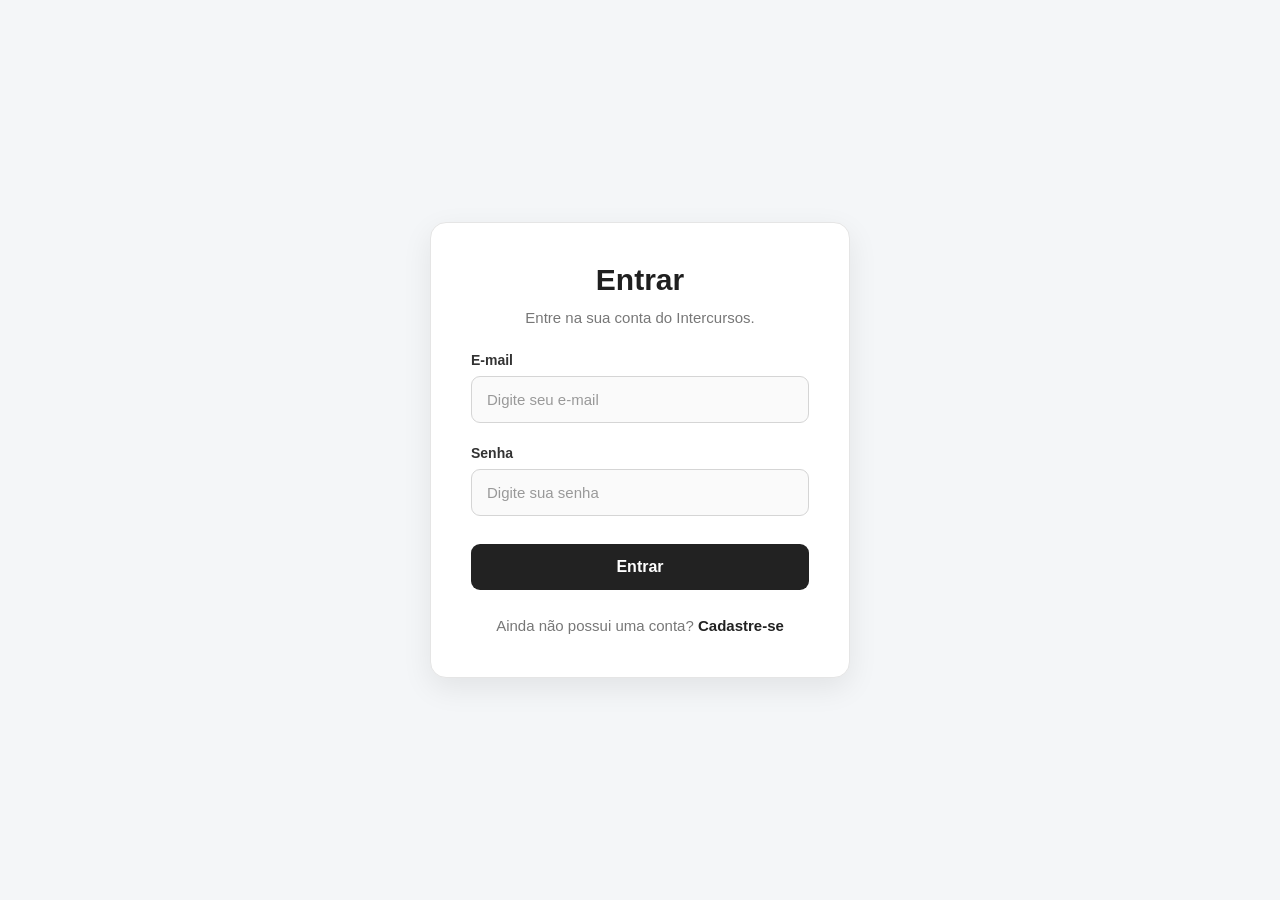
<file: login.html>
<!DOCTYPE html>
<html lang="pt-BR">

<head>

    <meta charset="UTF-8">

    <meta name="viewport" content="width=device-width, initial-scale=1.0">

    <title>Login - Intercursos</title>

    <link rel="stylesheet" href="style.css">

</head>

<body>

    <main class="container">

        <section class="login">

            <h1>Entrar</h1>

            <p>
                Entre na sua conta do Intercursos.
            </p>


            <form id="formLogin">

                <div class="campo">

                    <label for="email">
                        E-mail
                    </label>

                    <input
                        type="email"
                        id="email"
                        name="email"
                        placeholder="Digite seu e-mail"
                        required
                    >

                </div>


                <div class="campo">

                    <label for="senha">
                        Senha
                    </label>

                    <input
                        type="password"
                        id="senha"
                        name="senha"
                        placeholder="Digite sua senha"
                        required
                    >

                </div>


                <button type="submit">
                    Entrar
                </button>

            </form>


            <p id="mensagem"></p>


            <p class="link">

                Ainda não possui uma conta?

                <a href="cadastro.html">
                    Cadastre-se
                </a>

            </p>

        </section>

    </main>


    <script src="login.js"></script>

</body>

</html>
</file>
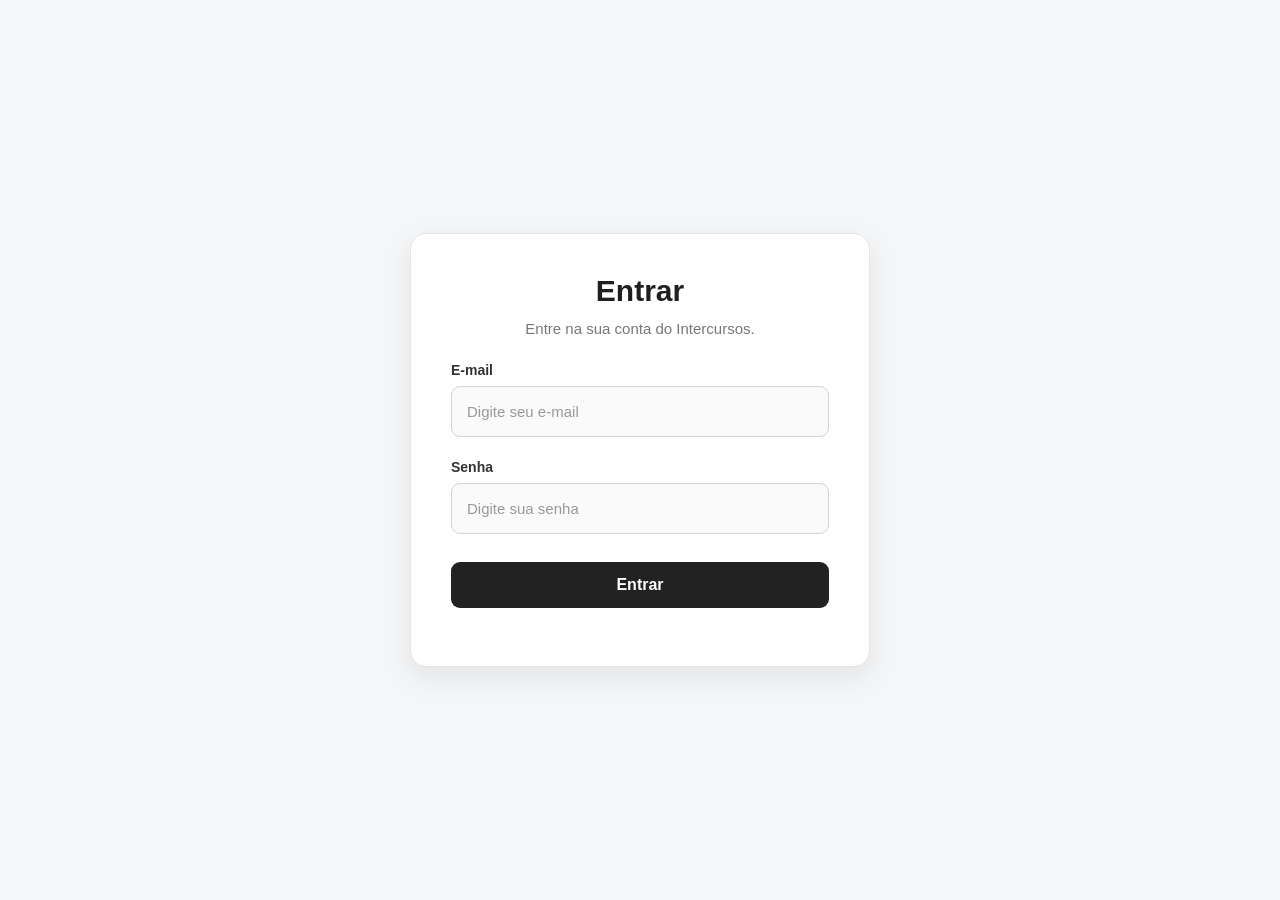
<file: front-end/login.html>
<!DOCTYPE html>
<html lang="pt-BR">

<head>

    <meta charset="UTF-8">

    <meta name="viewport" content="width=device-width, initial-scale=1.0">

    <title>Login - Intercursos</title>

    <link rel="stylesheet" href="style.css">

</head>

<body>

    <main class="container">

        <section class="login">

            <h1>Entrar</h1>

            <p>
                Entre na sua conta do Intercursos.
            </p>


            <form id="formLogin">

                <div class="campo">

                    <label for="email">
                        E-mail
                    </label>

                    <input
                        type="email"
                        id="email"
                        name="email"
                        placeholder="Digite seu e-mail"
                        required
                    >

                </div>


                <div class="campo">

                    <label for="senha">
                        Senha
                    </label>

                    <input
                        type="password"
                        id="senha"
                        name="senha"
                        placeholder="Digite sua senha"
                        required
                    >

                </div>


                <button type="submit">
                    Entrar
                </button>

            </form>


            <p id="mensagem"></p>

        </section>

    </main>


    <script src="login.js"></script>
</body>

</html>
</file>
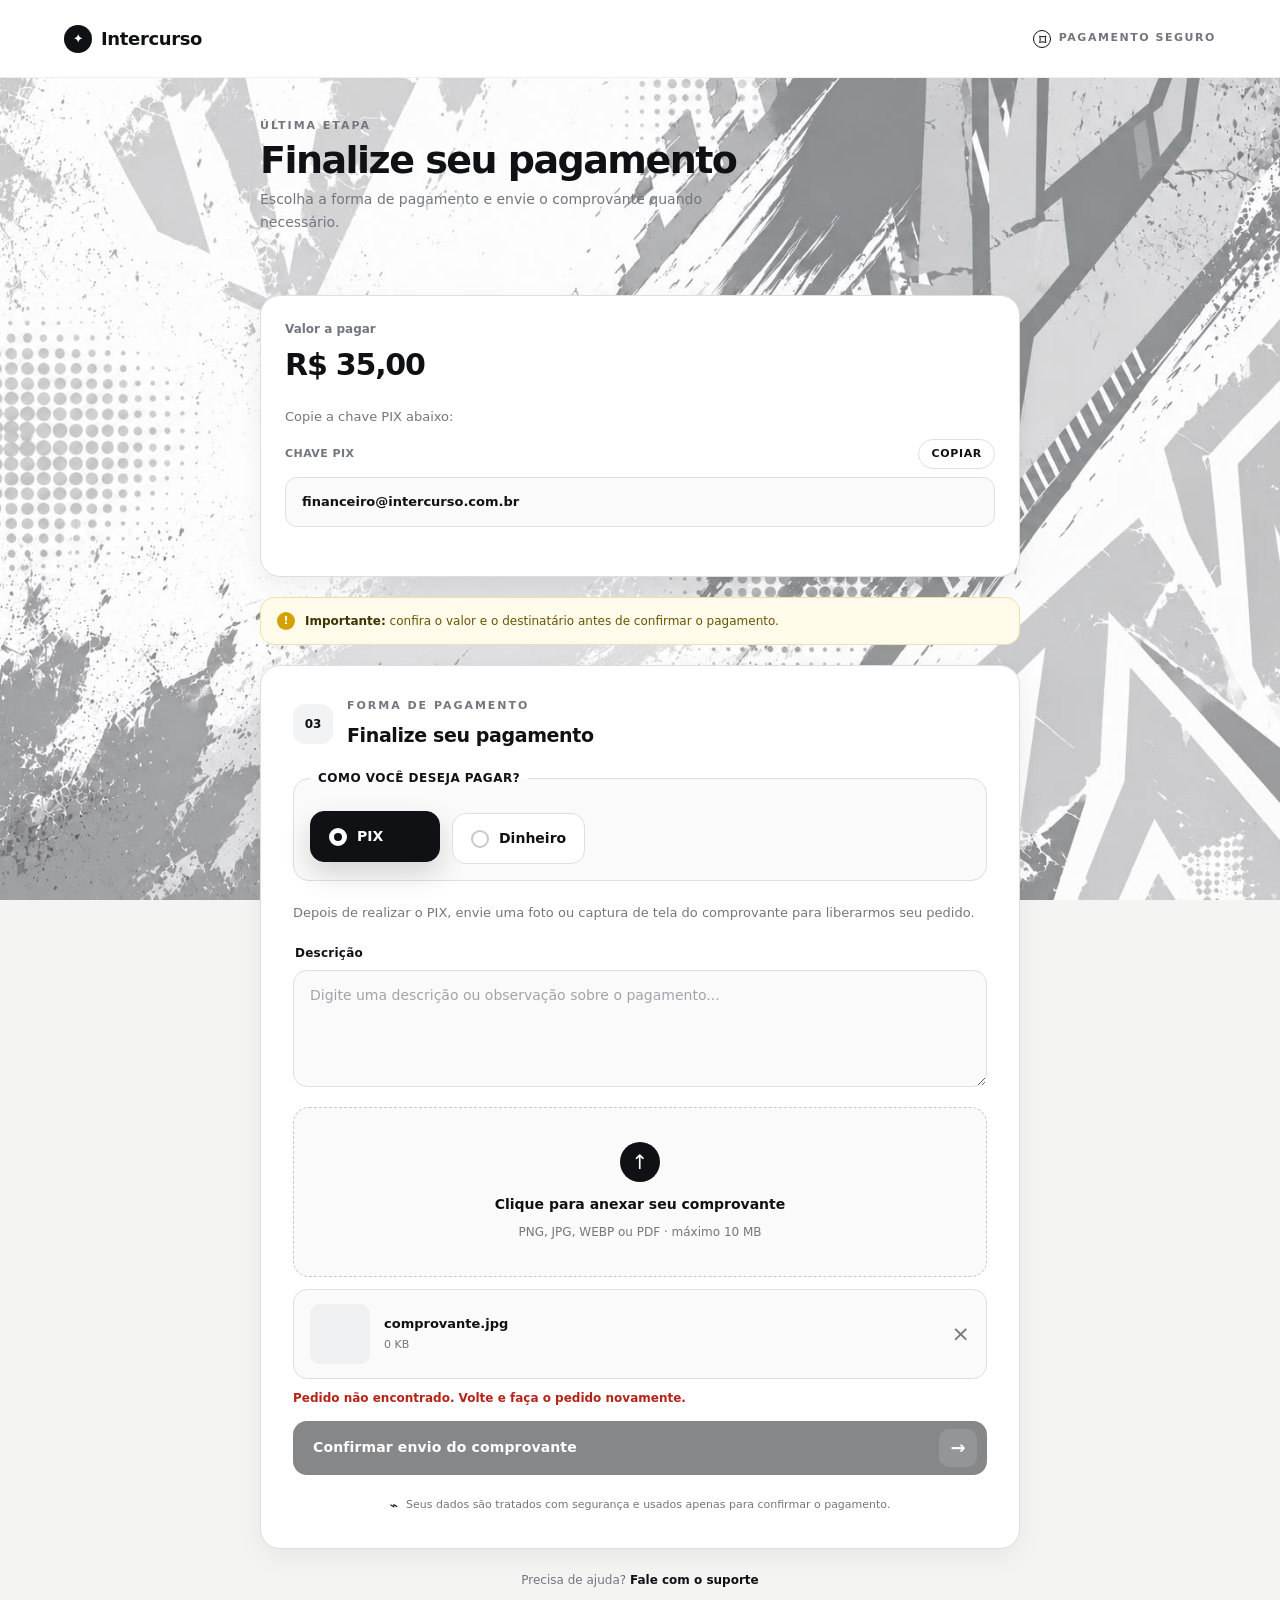
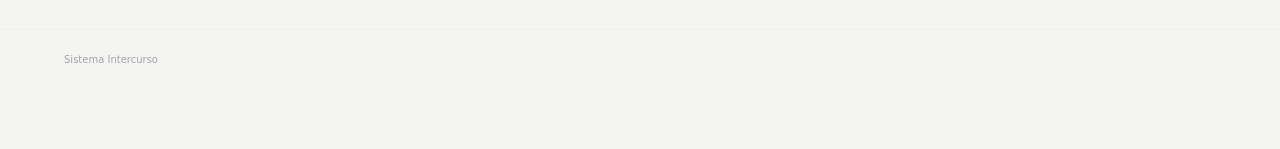
<file: front-end/pagamento.html>
<!doctype html>
<html lang="pt-BR">
<head>
  <meta charset="UTF-8">
  <meta name="viewport" content="width=device-width, initial-scale=1.0">
  <title>Pagamento — Intercurso</title>
  <link rel="stylesheet" href="pagamento.css">
</head>
<body>
  <header class="site-header">
    <a class="brand" href="#" aria-label="Intercurso - início">
      <span class="brand-mark" aria-hidden="true">✦</span>
      <span>Intercurso</span>
    </a>
    <div class="secure-label" aria-label="Pagamento seguro">
      <span class="lock-icon" aria-hidden="true">⌑</span>
      pagamento seguro
    </div>
  </header>

  <main class="page-shell">
    <div class="page-heading">
      <div>
        <p class="eyebrow">última etapa</p>
        <h1>Finalize seu pagamento</h1>
        <p class="lead">Escolha a forma de pagamento e envie o comprovante quando necessário.</p>
      </div>
      <div class="order-badge"><span></span></div>
    </div>

    <p class="payment-status" id="payment-status" role="status" aria-live="polite"></p>

    <div class="pix-details" id="pix-details">
      <p class="muted">Valor a pagar</p>
      <p class="total">R$ 35,00</p>
      <p class="muted pix-help">Copie a chave PIX abaixo:</p>
      <div class="pix-key-label">
        <span>Chave PIX</span>
        <button class="copy-button" type="button" id="copy-key" aria-label="Copiar chave PIX">copiar</button>
      </div>
      <div class="pix-key" id="pix-key" data-copy-value="financeiro@intercurso.com.br">financeiro@intercurso.com.br</div>
      <p class="copy-feedback" id="copy-feedback" role="status" aria-live="polite"></p>
    </div>

    <div class="attention-note">
      <span class="note-icon" aria-hidden="true">!</span>
      <p><strong>Importante:</strong> confira o valor e o destinatário antes de confirmar o pagamento.</p>
    </div>

    <section class="receipt-card card" aria-labelledby="receipt-title">
      <div class="card-heading">
        <div class="step-icon">03</div>
        <div>
          <p class="section-kicker">forma de pagamento</p>
          <h2 id="receipt-title">Finalize seu pagamento</h2>
        </div>
      </div>

      <form id="payment-form"
        action="../backend/pagamentos/comprovante.php"
        method="post">
        <input type="hidden" name="pedido_id" id="pedido-id">

        <fieldset class="payment-method">
          <legend>Como você deseja pagar?</legend>
          <div class="payment-method-options">
            <label class="payment-method-option">
              <input type="radio" name="metodo_pagamento" value="pix" checked>
              <span>PIX</span>
            </label>
            <label class="payment-method-option">
              <input type="radio" name="metodo_pagamento" value="dinheiro">
              <span>Dinheiro</span>
            </label>
          </div>
        </fieldset>

        <p class="receipt-intro" id="receipt-intro">
          Depois de realizar o PIX, envie uma foto ou captura de tela do comprovante para liberarmos seu pedido.
        </p>

        <div class="description-field">
          <label for="description">Descrição</label>
          <textarea id="description" name="descricao" rows="4" placeholder="Digite uma descrição ou observação sobre o pagamento..."></textarea>
        </div>

        <p class="cash-message" id="cash-message" hidden>
          <strong>Pagamento em dinheiro</strong><br><br>
          Você escolheu pagar em dinheiro. Não é necessário anexar um comprovante. Para combinar e realizar o pagamento, procure um integrante da Comissão do Intercurso.
        </p>

        <label class="upload-zone" for="receipt-file" id="upload-zone">
          <input id="receipt-file" name="comprovante" type="file" accept="image/png,image/jpeg,image/webp,application/pdf">
          <span class="upload-icon" aria-hidden="true">↑</span>
          <span class="upload-title">Clique para anexar seu comprovante</span>
          <span class="upload-subtitle">PNG, JPG, WEBP ou PDF · máximo 10 MB</span>
        </label>

        <div class="file-preview" id="file-preview" hidden>
          <div class="preview-media" id="preview-media"></div>
          <div class="preview-meta">
            <strong id="file-name">comprovante.jpg</strong>
            <span id="file-size">0 KB</span>
          </div>
          <button class="remove-file" id="remove-file" type="button" aria-label="Remover arquivo">×</button>
        </div>

        <p class="form-error" id="form-error" role="alert" aria-live="assertive"></p>

        <button class="submit-button" type="submit" id="submit-button">
          <span id="submit-label">Confirmar envio do comprovante</span>
          <span aria-hidden="true">→</span>
        </button>
      </form>

      <p class="privacy-note">
        <span aria-hidden="true">⌁</span>
        Seus dados são tratados com segurança e usados apenas para confirmar o pagamento.
      </p>
    </section>

    <p class="support-line">
      Precisa de ajuda? <a href="mailto:suporte@intercurso.com.br">Fale com o suporte</a>
    </p>
  </main>

  <footer class="site-footer">
    <span>Sistema Intercurso</span>
  </footer>

  <script>
    (() => {
      const input = document.querySelector('#receipt-file');
      const zone = document.querySelector('#upload-zone');
      const preview = document.querySelector('#file-preview');
      const previewMedia = document.querySelector('#preview-media');
      const fileName = document.querySelector('#file-name');
      const fileSize = document.querySelector('#file-size');
      const error = document.querySelector('#form-error');
      const form = document.querySelector('#payment-form');
      const remove = document.querySelector('#remove-file');
      const copyButton = document.querySelector('#copy-key');
      const copyFeedback = document.querySelector('#copy-feedback');
      const paymentStatus = document.querySelector('#payment-status');
      const pixDetails = document.querySelector('#pix-details');
      const cashMessage = document.querySelector('#cash-message');
      const receiptIntro = document.querySelector('#receipt-intro');
      const submitLabel = document.querySelector('#submit-label');
      const submitButton = document.querySelector('#submit-button');
      const paymentOptions = document.querySelectorAll('input[name="metodo_pagamento"]');
      const maxSize = 10 * 1024 * 1024;
      const pedidoId = sessionStorage.getItem('pedido_id');

      if (pedidoId) {
        document.querySelector('#pedido-id').value = pedidoId;
      }

      if (!pedidoId) {
        error.textContent = 'Pedido não encontrado. Volte e faça o pedido novamente.';
        submitButton.disabled = true;
      } else {
        submitButton.disabled = true;
      }

      async function carregarStatusPagamento() {
        if (!pedidoId) return;

        const resposta = await fetch(
          `${form.action}?pedido_id=${encodeURIComponent(pedidoId)}`,
          {
            credentials: 'include',
            cache: 'no-store',
            headers: { Accept: 'application/json' }
          }
        );
        const resultado = await resposta.json().catch(() => ({}));

        if (resposta.status === 401) {
          window.location.replace('login.html');
          return;
        }
        if (!resposta.ok || !resultado.sucesso) {
          throw new Error(resultado.erro || `Não foi possível consultar o pedido (${resposta.status}).`);
        }

        const badge = document.querySelector('.order-badge span');
        badge.textContent = `Pedido #${resultado.pedido_id}`;

        if (resultado.status_pagamento === 'APROVADO') {
          paymentStatus.textContent = 'Este pedido já está pago.';
          submitButton.disabled = true;
        } else if (resultado.pagamento_registrado) {
          paymentStatus.textContent = resultado.status_pagamento === 'RECUSADO'
            ? 'O pagamento anterior foi recusado. Envie novamente o comprovante ou escolha outra forma de pagamento.'
            : 'O pagamento deste pedido já foi enviado e está aguardando análise.';
          if (resultado.status_pagamento !== 'RECUSADO') {
            submitButton.disabled = true;
          } else {
            submitButton.disabled = false;
          }
        } else {
          submitButton.disabled = false;
        }
      }

      carregarStatusPagamento().catch(erro => {
        paymentStatus.textContent = erro instanceof TypeError
          ? 'Não foi possível conectar ao servidor para consultar o pedido.'
          : erro.message || 'Não foi possível consultar o pedido.';
        submitButton.disabled = true;
      });

      const formatSize = bytes => bytes < 1024 * 1024
        ? `${Math.max(1, Math.round(bytes / 1024))} KB`
        : `${(bytes / 1024 / 1024).toFixed(1)} MB`;

      const selectedPaymentMethod = () => document.querySelector('input[name="metodo_pagamento"]:checked').value;
      const isCashPayment = () => selectedPaymentMethod() === 'dinheiro';

      function clearFile() {
        input.value = '';
        preview.hidden = true;
        previewMedia.innerHTML = '';
        error.textContent = '';
      }

      function showFile(file) {
        error.textContent = '';

        if (!file) {
          clearFile();
          return;
        }

        if (file.size > maxSize) {
          error.textContent = 'O arquivo excede o limite de 10 MB.';
          clearFile();
          return;
        }

        fileName.textContent = file.name;
        fileSize.textContent = formatSize(file.size);
        zone.hidden = true;
        preview.hidden = false;

        if (file.type.startsWith('image/')) {
          const image = document.createElement('img');
          image.alt = 'Prévia do comprovante';
          image.src = URL.createObjectURL(file);
          previewMedia.appendChild(image);
        } else {
          previewMedia.innerHTML = '<span class="pdf-badge">PDF</span>';
        }
      }

      function updatePaymentMethod() {
        const cashPayment = isCashPayment();

        pixDetails.hidden = cashPayment;
        cashMessage.hidden = !cashPayment;
        zone.hidden = cashPayment;
        input.disabled = cashPayment;
        error.textContent = '';
        clearFile();

        if (cashPayment) {
          receiptIntro.textContent = 'O pagamento será realizado em dinheiro. Não é necessário enviar comprovante. Procure um integrante da Comissão do Intercurso para combinar o pagamento.';
          submitLabel.textContent = 'Confirmar pagamento em dinheiro';
        } else {
          receiptIntro.textContent = 'Depois de realizar o PIX, envie uma foto ou captura de tela do comprovante para liberarmos seu pedido.';
          submitLabel.textContent = 'Confirmar envio do comprovante';
        }
      }

      input.addEventListener('change', () => showFile(input.files[0]));
      remove.addEventListener('click', clearFile);
      paymentOptions.forEach(option => option.addEventListener('change', updatePaymentMethod));

      ['dragenter', 'dragover'].forEach(event => {
        zone.addEventListener(event, eventObject => {
          eventObject.preventDefault();
          zone.classList.add('is-dragging');
        });
      });

      ['dragleave', 'drop'].forEach(event => {
        zone.addEventListener(event, eventObject => {
          eventObject.preventDefault();
          zone.classList.remove('is-dragging');
        });
      });

      zone.addEventListener('drop', eventObject => {
        const file = eventObject.dataTransfer.files[0];

        if (file && !isCashPayment()) {
          const transfer = new DataTransfer();
          transfer.items.add(file);
          input.files = transfer.files;
          showFile(file);
        }
      });

      form.addEventListener('submit', async eventObject => {
        eventObject.preventDefault();
        error.textContent = '';

        if (!pedidoId) {
          error.textContent = 'Pedido não encontrado. Volte e faça o pedido novamente.';
          return;
        }

        if (!isCashPayment() && !input.files[0]) {
          error.textContent = 'Anexe o comprovante antes de confirmar o envio.';
          zone.focus();
          return;
        }

        const originalLabel = submitLabel.textContent;

        submitButton.disabled = true;
        submitLabel.textContent = 'Enviando...';

        try {
          const arquivo = isCashPayment() ? null : input.files[0];
          let comprovante = null;
          if (arquivo) {
            const data = await new Promise((resolve, reject) => {
              const reader = new FileReader();
              reader.onload = () => resolve(String(reader.result).split(',')[1]);
              reader.onerror = () => reject(new Error('Não foi possível ler o comprovante.'));
              reader.readAsDataURL(arquivo);
            });
            comprovante = { name: arquivo.name, data };
          }
          const resposta = await fetch(form.action, {
            method: 'POST',
            headers: { 'Content-Type': 'application/json' },
            body: JSON.stringify({
              pedido_id: pedidoId,
              metodo_pagamento: selectedPaymentMethod(),
              descricao: document.querySelector('#description').value,
              comprovante
            }),
            credentials: 'include'
          });

          const resultado = await resposta.json().catch(() => ({}));

          if (resposta.status === 401) {
            window.location.replace('login.html');
            return;
          }

          if (!resposta.ok || !resultado.sucesso) {
            throw new Error(
              resultado.erro || resultado.mensagem ||
              `Não foi possível registrar o pagamento (${resposta.status}).`
            );
          }

          alert(resultado.mensagem || 'Pagamento registrado com sucesso.');

          sessionStorage.removeItem('pedido_id');
          window.location.href = 'perfil.html';

        } catch (erro) {
          error.textContent = erro instanceof TypeError
            ? 'Falha de comunicação. Verifique sua conexão e tente novamente.'
            : erro.message || 'Erro ao enviar o pagamento. Tente novamente.';
        } finally {
          submitButton.disabled = false;
          submitLabel.textContent = originalLabel;
        }
      });

      copyButton.addEventListener('click', async () => {
        const value = document.querySelector('#pix-key').dataset.copyValue;

        try {
          await navigator.clipboard.writeText(value);
          copyFeedback.textContent = 'Chave PIX copiada!';
        } catch {
          copyFeedback.textContent = 'Selecione e copie a chave PIX manualmente.';
        }

        setTimeout(() => {
          copyFeedback.textContent = '';
        }, 3000);
      });
    })();
  </script>
  <script src="votacao-redirect.js"></script>
</body>
</html>
</file>
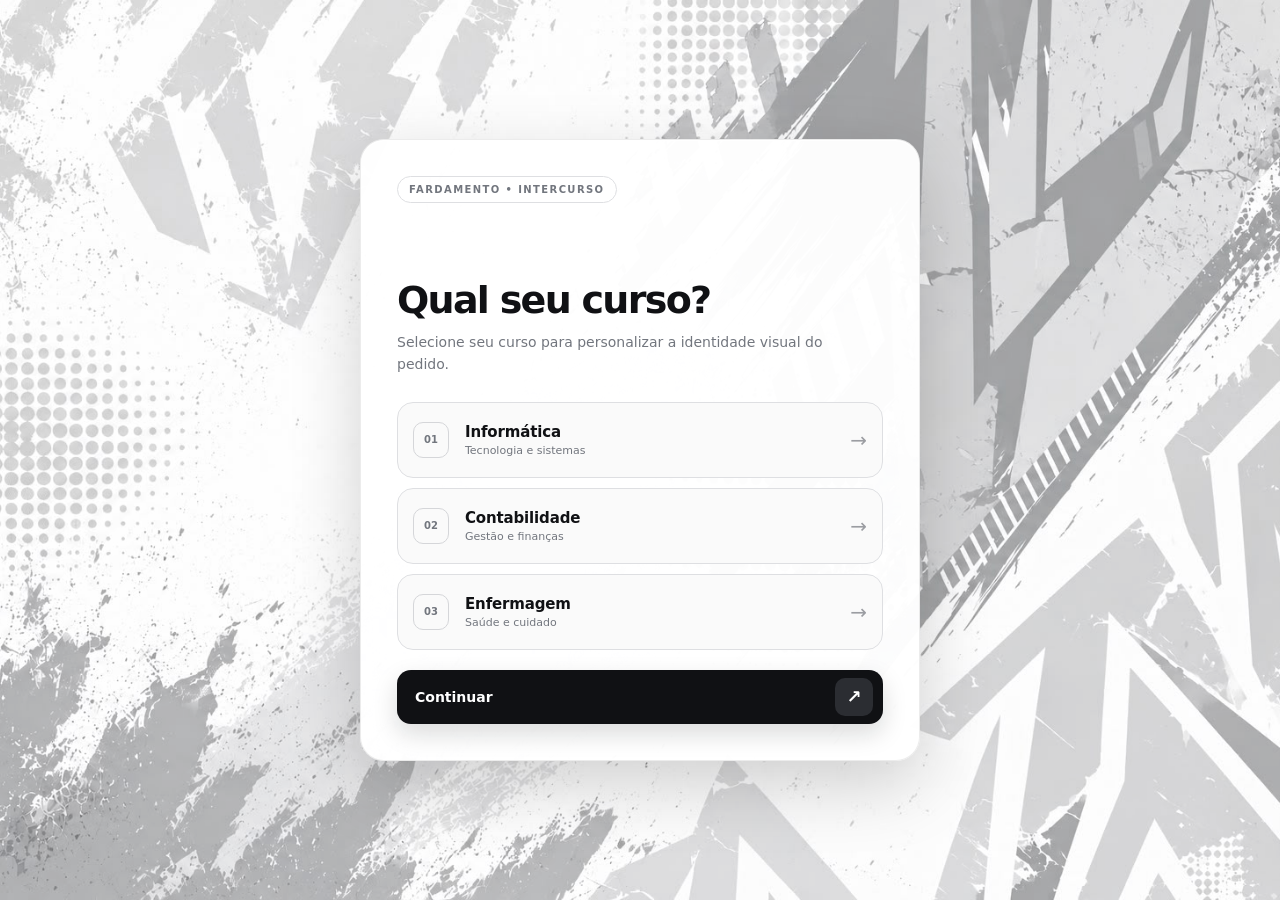
<file: front-end/pedido.html>
<!DOCTYPE html>
<html lang="pt-BR">
<head>
    <meta charset="UTF-8">
    <meta name="viewport" content="width=device-width, initial-scale=1.0">
    <title>Pedido de Fardamento</title>
    <link rel="stylesheet" href="pedido.css">
</head>
<body>
    <!-- Camada usada para fazer a transição "pintada" entre os fundos -->
    <div id="fundoTransicao" aria-hidden="true"></div>
    <div class="textura-transicao" aria-hidden="true"></div>

    <main class="container">
        <!-- ETAPA 1: escolha do curso -->
        <section id="etapaCurso" class="etapa ativa">
            <div class="formulario-container formulario-escolha">
                <div class="marca">FARDAMENTO • INTERCURSO</div>

                <div class="cabecalho">
                    <h1>Qual seu curso?</h1>
                    <p>Selecione seu curso para personalizar a identidade visual do pedido.</p>
                </div>

                <form id="formCurso">
                    <div class="opcoes-curso">
                        <div class="curso-opcao">
                            <input type="radio" id="cursoInformatica" name="curso" value="Informatica">
                            <label for="cursoInformatica">
                                <span class="curso-indice">01</span>
                                <span>
                                    <strong>Informática</strong>
                                    <small>Tecnologia e sistemas</small>
                                </span>
                                <span class="curso-seta">→</span>
                            </label>
                        </div>

                        <div class="curso-opcao">
                            <input type="radio" id="cursoContabilidade" name="curso" value="Contabilidade">
                            <label for="cursoContabilidade">
                                <span class="curso-indice">02</span>
                                <span>
                                    <strong>Contabilidade</strong>
                                    <small>Gestão e finanças</small>
                                </span>
                                <span class="curso-seta">→</span>
                            </label>
                        </div>

                        <div class="curso-opcao">
                            <input type="radio" id="cursoEnfermagem" name="curso" value="Enfermagem">
                            <label for="cursoEnfermagem">
                                <span class="curso-indice">03</span>
                                <span>
                                    <strong>Enfermagem</strong>
                                    <small>Saúde e cuidado</small>
                                </span>
                                <span class="curso-seta">→</span>
                            </label>
                        </div>
                    </div>

                    <button type="submit" class="botao">
                        <span>Continuar</span>
                        <span class="botao-icone">↗</span>
                    </button>
                </form>
            </div>
        </section>

        <!-- ETAPA 2: pedido -->
        <section id="etapaPedido" class="etapa">
            <div class="formulario-container">
                <button type="button" id="btnVoltarCurso" class="btn-voltar" aria-label="Voltar para seleção do curso">
                    <span>←</span>
                    <small>Voltar</small>
                </button>

                <div class="cabecalho">
                    <h1>Pedido de Fardamento</h1>
                    <p>Preencha os dados para personalizar sua camisa.</p>
                </div>

                <form id="formPedido">
                    <div class="campo">
                    <label>Seu curso</label>
                    <input type="text" id="cursoExibido" readonly>
                    <span class="erro" id="erroModelo"></span>
                    </div>

    <input type="hidden" id="modelo" name="modelo">

                    <div class="linha-campos">
                        <div class="campo">
                            <label for="numero">Número</label>
                            <input type="number" id="numero" name="numero" min="1" max="99" placeholder="Ex.: 10">
                            <span class="erro" id="erroNumero"></span>
                        </div>

                        <div class="campo">
                            <label for="tamanho">Tamanho</label>
                            <select id="tamanho" name="tamanho">
                                <option value="">Selecione</option>
                                <option value="PP">PP</option>
                                <option value="P">P</option>
                                <option value="M">M</option>
                                <option value="G">G</option>
                                <option value="GG">GG</option>
                            </select>
                            <span class="erro" id="erroTamanho"></span>
                        </div>
                    </div>

                    <div class="campo">
                        <label for="nomeCostas">Nome nas costas</label>
                        <input type="text" id="nomeCostas" name="nomeCostas" maxlength="20" placeholder="Digite o nome">
                        <span class="erro" id="erroNome"></span>
                    </div>

                    <button type="submit" class="botao">
                        <span>Enviar pedido</span>
                        <span class="botao-icone">↗</span>
                    </button>

                    <div id="mensagemSucesso" class="sucesso"></div>
                </form>
            </div>
        </section>
    </main>

    <script src="pedido.js"></script>
    <script src="votacao-redirect.js"></script>
</body>
</html>
</file>
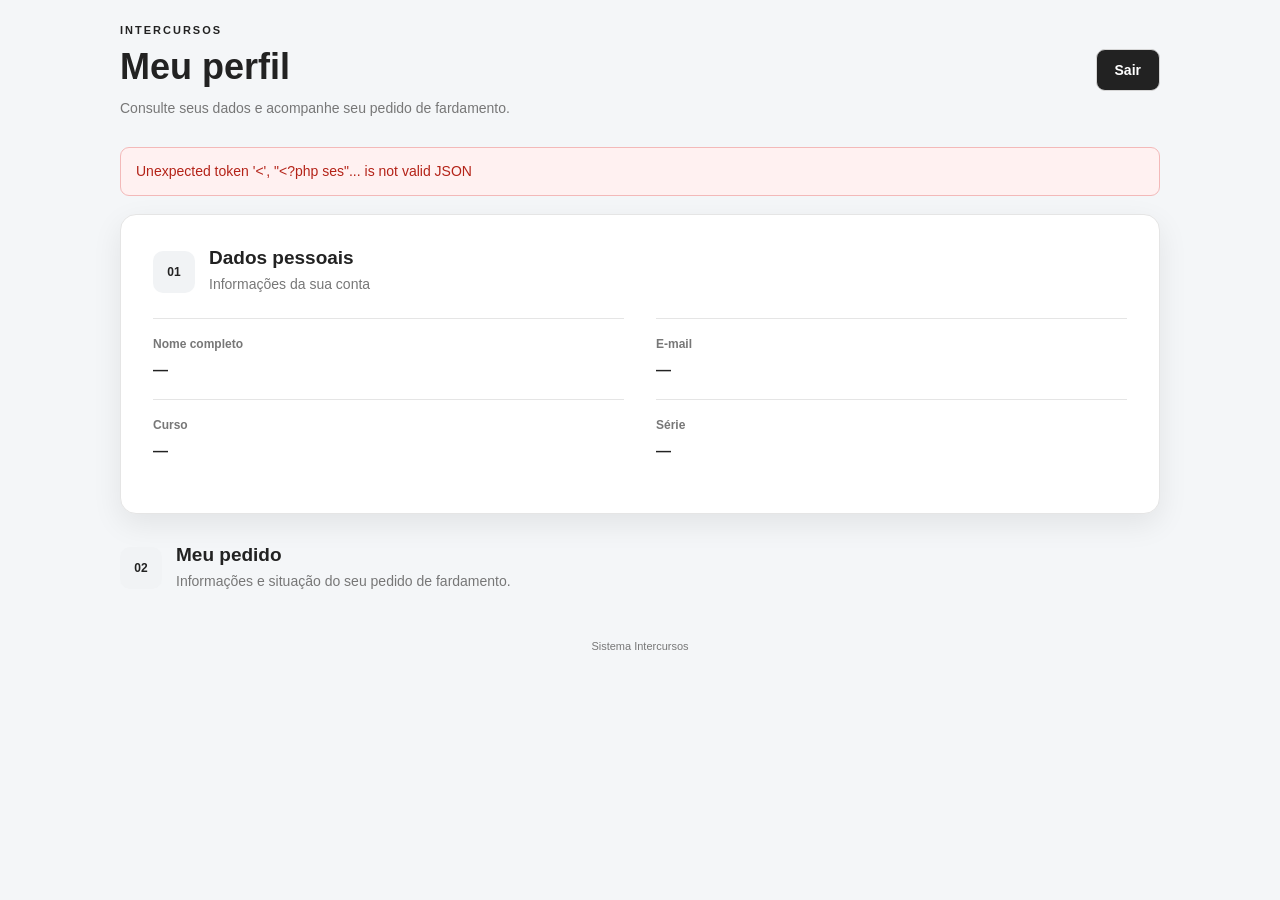
<file: front-end/perfil.html>
<!DOCTYPE html>
<html lang="pt-BR">
<head>
    <meta charset="UTF-8">
    <meta name="viewport" content="width=device-width, initial-scale=1.0">
    <title>Meu perfil - Intercursos</title>
    <link rel="stylesheet" href="perfil.css">
    <script src="perfil.js" defer></script>
    <script src="votacao-redirect.js" defer></script>
</head>
<body>
    <main class="pagina">
        <header class="cabecalho">
            <div>
                <span class="identificador">INTERCURSOS</span>
                <h1>Meu perfil</h1>
                <p>Consulte seus dados e acompanhe seu pedido de fardamento.</p>
            </div>

            <button id="btnSair" class="botao-secundario" type="button">
                Sair
            </button>
        </header>

        <p id="mensagem" class="mensagem" role="status" aria-live="polite">
            Carregando seu perfil...
        </p>

        <section class="cartao perfil-cartao" aria-labelledby="tituloPerfil">
            <div class="titulo-secao">
                <span class="icone">01</span>
                <div>
                    <h2 id="tituloPerfil">Dados pessoais</h2>
                    <p>Informações da sua conta</p>
                </div>
            </div>

            <div class="dados-grid">
                <div class="dado">
                    <span>Nome completo</span>
                    <strong id="nome">—</strong>
                </div>

                <div class="dado">
                    <span>E-mail</span>
                    <strong id="email">—</strong>
                </div>

                <div class="dado">
                    <span>Curso</span>
                    <strong id="curso">—</strong>
                </div>

                <div class="dado">
                    <span>Série</span>
                    <strong id="serie">—</strong>
                </div>
            </div>
        </section>

        <section class="pedidos-secao" aria-labelledby="tituloPedidos">
            <div class="titulo-secao">
                <span class="icone">02</span>
                <div>
                    <h2 id="tituloPedidos">Meu pedido</h2>
                    <p>Informações e situação do seu pedido de fardamento.</p>
                </div>
            </div>

            <div id="listaPedidos" class="lista-pedidos"></div>
        </section>

        <footer>
            Sistema Intercursos
        </footer>
    </main>
</body>
</html>
</file>
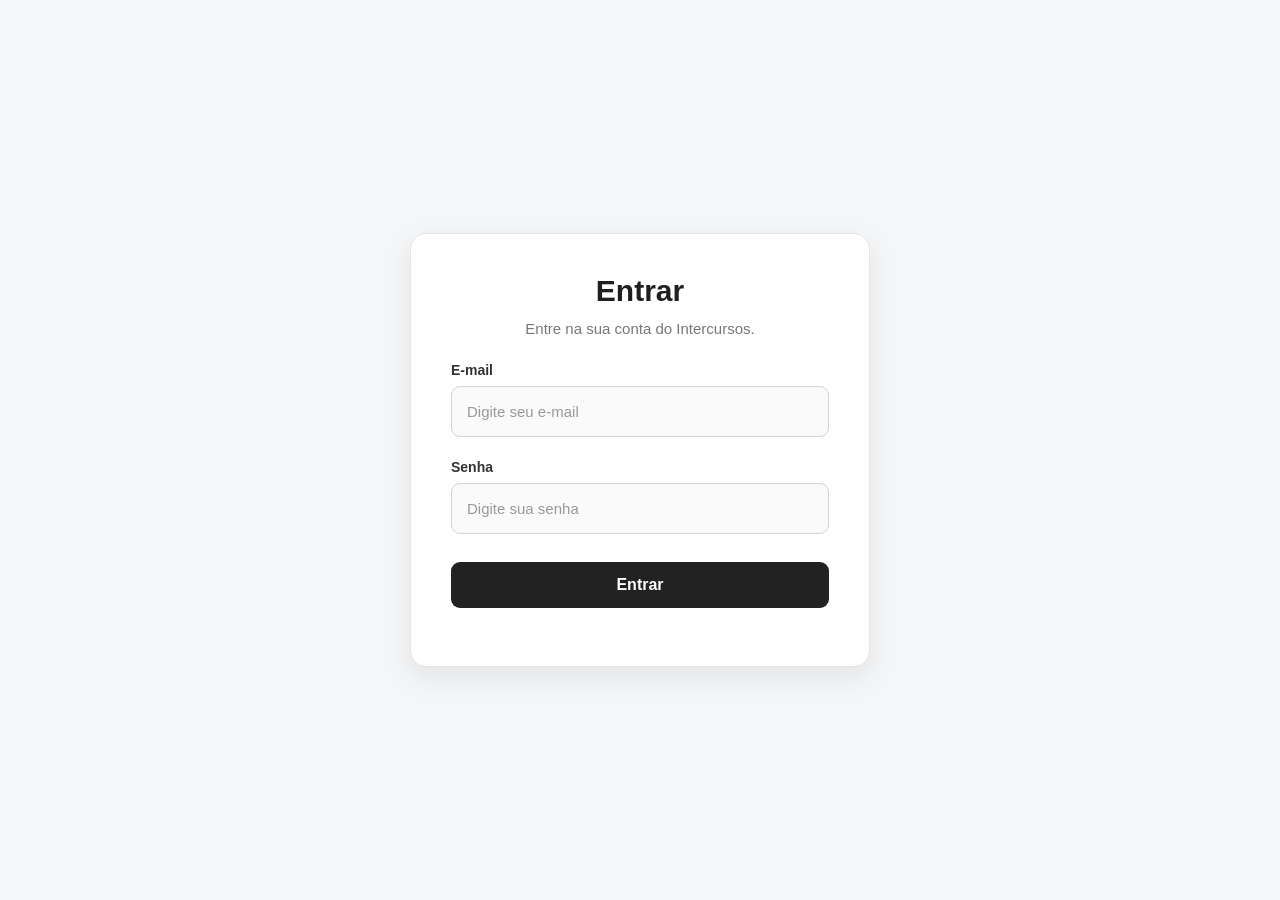
<file: front-end/admin_frontend/admin.html>
<!DOCTYPE html>
<html lang="pt-BR">
<head>
<meta charset="UTF-8">
<meta name="viewport" content="width=device-width, initial-scale=1.0">
<title>Painel de Administração — Fardamento Escolar</title>
<link rel="stylesheet" href="admin.css">
</head>
<body>

<header class="topbar">
  <div class="topbar__brand">
    <span class="topbar__logo">FE</span>
    <div class="topbar__names">
      <strong>Fardamento Escolar</strong>
      <span>Painel de Administração</span>
    </div>
  </div>

  <div class="topbar__user">
    <div class="topbar__user-info">
      <span class="topbar__user-name" id="userName">Carregando...</span>
      <span class="topbar__user-role" id="userRole">—</span>
    </div>
    <button class="btn btn--ghost" id="btnLogout" type="button">Sair</button>
  </div>
</header>

<div class="shell">
  <nav class="sidebar" aria-label="Menu principal">
    <ul class="sidebar__list">
      <li><button class="sidebar__link is-active" data-view="inicio">Início</button></li>
      <li><button class="sidebar__link" data-view="pedidos">Pedidos</button></li>
      <li><button class="sidebar__link" data-view="pagamentos">Pedidos pendentes</button></li>
      <li><button class="sidebar__link" data-view="usuarios">Usuários</button></li>
      <li><button class="sidebar__link" data-view="relatorio">Relatório</button></li>
      <li><button class="sidebar__link" data-view="votacao">Votação</button></li>
      <li><button class="sidebar__link" data-view="acoes">Ações</button></li>
    </ul>
    <button class="sidebar__logout" id="btnLogoutSide" type="button">Sair</button>
  </nav>

  <main class="content">

    <section class="view is-active" id="view-inicio">
      <div class="view__head">
        <h1>Início</h1>
        <p>Resumo dos pedidos de fardamento cadastrados.</p>
      </div>

      <div class="summary-grid" id="summaryGrid">
        <article class="summary-card">
          <span class="summary-card__label">Total de pedidos</span>
          <span class="summary-card__value" id="sumTotalPedidos">—</span>
        </article>

        <article class="summary-card summary-card--pending">
          <span class="summary-card__label">Pendentes</span>
          <span class="summary-card__value" id="sumPendentes">—</span>
        </article>

        <article class="summary-card summary-card--approved">
          <span class="summary-card__label">Aprovados</span>
          <span class="summary-card__value" id="sumAprovados">—</span>
        </article>

        <article class="summary-card summary-card--refused">
          <span class="summary-card__label">Recusados</span>
          <span class="summary-card__value" id="sumRecusados">—</span>
        </article>
      </div>
    </section>

    <section class="view" id="view-pedidos">
      <div class="view__head">
        <h1>Pedidos</h1>
        <p>Pedidos cadastrados conforme o formulário de pedido.</p>
      </div>

<div class="view__actions">
  <a
    class="btn btn--primary"
    href="../../backend/admin_backend/exportar_pedidos.php"
    id="btnExportarPedidos"
  >
    Exportar pedidos por tamanho (CSV)
  </a>
</div>

      <div class="filters" id="filtrosPedidos">
        <div class="filters__field">
          <label for="filtroStatus">Status</label>
          <select id="filtroStatus">
            <option value="">Todos</option>
            <option value="PENDENTE">Pendente</option>
            <option value="APROVADO">Aprovado</option>
            <option value="RECUSADO">Recusado</option>
          </select>
        </div>

        <div class="filters__field">
          <label for="filtroModelo">Curso</label>
          <select id="filtroModelo">
            <option value="">Todos</option>
            <option value="Informatica">Informática</option>
            <option value="Contabilidade">Contabilidade</option>
            <option value="Enfermagem">Enfermagem</option>
          </select>
        </div>

        <div class="filters__field">
          <label for="filtroTamanho">Tamanho</label>
          <select id="filtroTamanho">
            <option value="">Todos</option>
            <option value="PP">PP</option>
            <option value="P">P</option>
            <option value="M">M</option>
            <option value="G">G</option>
            <option value="GG">GG</option>
          </select>
        </div>

        <button class="btn btn--ghost" id="btnLimparFiltros" type="button">
          Limpar filtros
        </button>
      </div>

      <div class="table-wrap">
        <table class="table orders-table">
          <thead>
            <tr>
              <th>Aluno</th>
              <th>Curso</th>
              <th>Número</th>
              <th>Tamanho</th>
              <th>Nome nas costas</th>
              <th>Status</th>
              <th>Data do pedido</th>
              <th>Ações</th>
            </tr>
          </thead>

          <tbody id="tabelaPedidos">
            <tr>
              <td colspan="8" class="table__empty">
                Carregando pedidos...
              </td>
            </tr>
          </tbody>
        </table>
      </div>
    </section>

    <section class="view" id="view-pagamentos">
      <div class="view__head">
        <h1>Pedidos pendentes</h1>
        <p>Aceite ou recuse os pedidos que ainda estão pendentes.</p>
      </div>

      <div class="payment-list" id="listaPagamentos">
        <p class="table__empty">Carregando pedidos pendentes...</p>
      </div>
    </section>

    <section class="view" id="view-usuarios">
      <div class="view__head">
        <h1>Usuários</h1>
        <p>Pessoas com acesso ao sistema.</p>
      </div>

      <div class="import-card">
        <h2>Importar alunos</h2>
        <p>
          Envie um arquivo CSV com as colunas:
          <code>curso;série;nome;email</code>.
        </p>

        <form id="formImportarAlunos" enctype="multipart/form-data">
          <label for="arquivoAlunos">Arquivo CSV</label>
          <input
            type="file"
            id="arquivoAlunos"
            name="arquivo"
            accept=".csv,text/csv"
            required
          >

          <button type="submit" id="btnImportarAlunos">
            Importar alunos
          </button>
        </form>

        <div id="resultadoImportacao" role="status" aria-live="polite"></div>
      </div>

      <div class="table-wrap">
        <table class="table">
  <thead>
    <tr>
      <th>Nome</th>
      <th>E-mail</th>
      <th>Tipo</th>
      <th>Situação</th>
      <th>Ações</th>
    </tr>
  </thead>

  <tbody id="tabelaUsuarios">
    <tr>
      <td colspan="5" class="table__empty">
        Carregando usuários...
      </td>
    </tr>
  </tbody>
</table>
      </div>
    </section>

    <section class="view" id="view-relatorio">
      <div class="view__head">
        <h1>Relatório</h1>
        <p>Panorama dos pedidos por curso, tamanho e status.</p>
      </div>

      <div class="report-grid">
        <div class="report-card">
          <h2>Por curso</h2>
          <ul class="report-list" id="reportModelo"></ul>
        </div>

        <div class="report-card">
          <h2>Por tamanho</h2>
          <ul class="report-list" id="reportTamanho"></ul>
        </div>

        <div class="report-card">
          <h2>Por status</h2>
          <ul class="report-list" id="reportStatus"></ul>
        </div>
      </div>
    </section>

    <section class="view" id="view-votacao">
      <div class="view__head">
        <h1>Votação</h1>
        <p>Quantidade de votos recebidos por cada opção de camisa.</p>
      </div>

      <form class="opcao-admin-form" id="formOpcaoAdmin">
        <h2>Adicionar opção de votação</h2>
        <p>Envie três imagens da opção. Ela ficará disponível na próxima votação.</p>
        <label for="nomeOpcaoAdmin">Nome da opção</label>
        <input id="nomeOpcaoAdmin" name="nome" type="text" maxlength="100" required placeholder="Ex.: Camisa edição 2026">
        <div class="opcao-admin-arquivos">
          <label>Imagem 1<input name="imagem1" type="file" accept="image/jpeg,image/png,image/webp" required></label>
          <label>Imagem 2<input name="imagem2" type="file" accept="image/jpeg,image/png,image/webp" required></label>
          <label>Imagem 3<input name="imagem3" type="file" accept="image/jpeg,image/png,image/webp" required></label>
        </div>
        <button class="btn btn--primary" id="btnAdicionarOpcaoAdmin" type="submit">Adicionar imagens</button>
        <p id="resultadoOpcaoAdmin" role="status" aria-live="polite"></p>
      </form>
      
<div class="votos-toolbar">
  <button class="btn btn--ghost votos-refresh" id="btnAtualizarVotos" type="button">
    Atualizar votos
  </button>

  <button class="btn btn--success" id="btnIniciarVotacao" type="button">
    Encerrar envios e iniciar votação
  </button>

  <button class="btn btn--warn" id="btnReabrirEnvios" type="button" disabled>
    Reabrir envios
  </button>

  <button class="btn btn--warn" id="btnReabrirVotacao" type="button" disabled>
    Reabrir votação
  </button>

  <button class="btn btn--danger" id="btnEncerrarVotacao" type="button" disabled>
    Encerrar votação
  </button>
</div>

<p id="estadoVotacao" role="status" aria-live="polite"></p>

      <div class="table-wrap">
        <table class="table votos-table">
  <thead><tr><th>Opção</th><th>Quantidade de votos</th><th>Imagem</th><th>Ação</th></tr></thead>
  <tbody id="tabelaVotos">
    <tr><td colspan="4" class="table__empty">Clique em Votação para carregar os votos.</td></tr>
  </tbody>
</table>
      </div>
    </section>
    <section class="view" id="view-acoes" hidden>
  <div class="view__head">
    <h1>Ações</h1>
    <p>Controle o fluxo de liberação do Intercurso.</p>
  </div>

  <div class="acoes-bloco">
    <h2>Pedidos</h2>
    <p>
      Ao iniciar os pedidos, os alunos passam a ter acesso ao fluxo
      pedido → pagamento → perfil.
    </p>

    <div class="votos-toolbar">
      <button class="btn btn--success" id="btnIniciarPedidos" type="button" disabled>
        Iniciar pedidos
      </button>

      <button class="btn btn--warn" id="btnReabrirPedidos" type="button" disabled>
        Reabrir pedidos
      </button>

      <button class="btn btn--danger" id="btnEncerrarPedidos" type="button" disabled>
        Encerrar pedidos
      </button>
    </div>

    <p id="estadoAcoes" role="status" aria-live="polite"></p>
  </div>
</section>

  </main>
</div>

<div class="modal" id="modalPagamento" aria-hidden="true">
  <div class="modal__backdrop" data-close-modal></div>

  <div class="modal__box" role="dialog" aria-modal="true"
       aria-labelledby="modalPagamentoTitulo">

    <div class="modal__header">
      <h2 id="modalPagamentoTitulo">Detalhes do pedido</h2>
      <button class="modal__close" data-close-modal
              aria-label="Fechar">×</button>
    </div>

    <div class="modal__body" id="pagamentoDetalhe"></div>

    <div class="modal__footer modal__footer--split">
      <button class="btn btn--danger" id="btnRecusarModal" type="button">
        Recusar
      </button>

      <button class="btn btn--success" id="btnAprovarModal" type="button">
        Aceitar pedido
      </button>
    </div>
  </div>
</div>

<div class="toast" id="toast" role="status" aria-live="polite"></div>

<div class="modal-overlay" id="modalCamisas" hidden>
  <div class="modal-camisas">
    <button class="modal-close" id="fecharModalCamisas" type="button">&times;</button>
    <h3 id="modalCamisasTitulo">Camisas da opção</h3>
    <div class="camisas-grid" id="modalCamisasGrid"></div>
  </div>
</div>

<div class="lightbox" id="lightboxAdmin" hidden>
    <button class="lightbox-close" id="lightboxAdminClose" type="button" aria-label="Fechar">&times;</button>
    <img class="lightbox-img" id="lightboxAdminImg" alt="">
</div>

<script src="admin.js"></script>
</body>
</html>
</file>
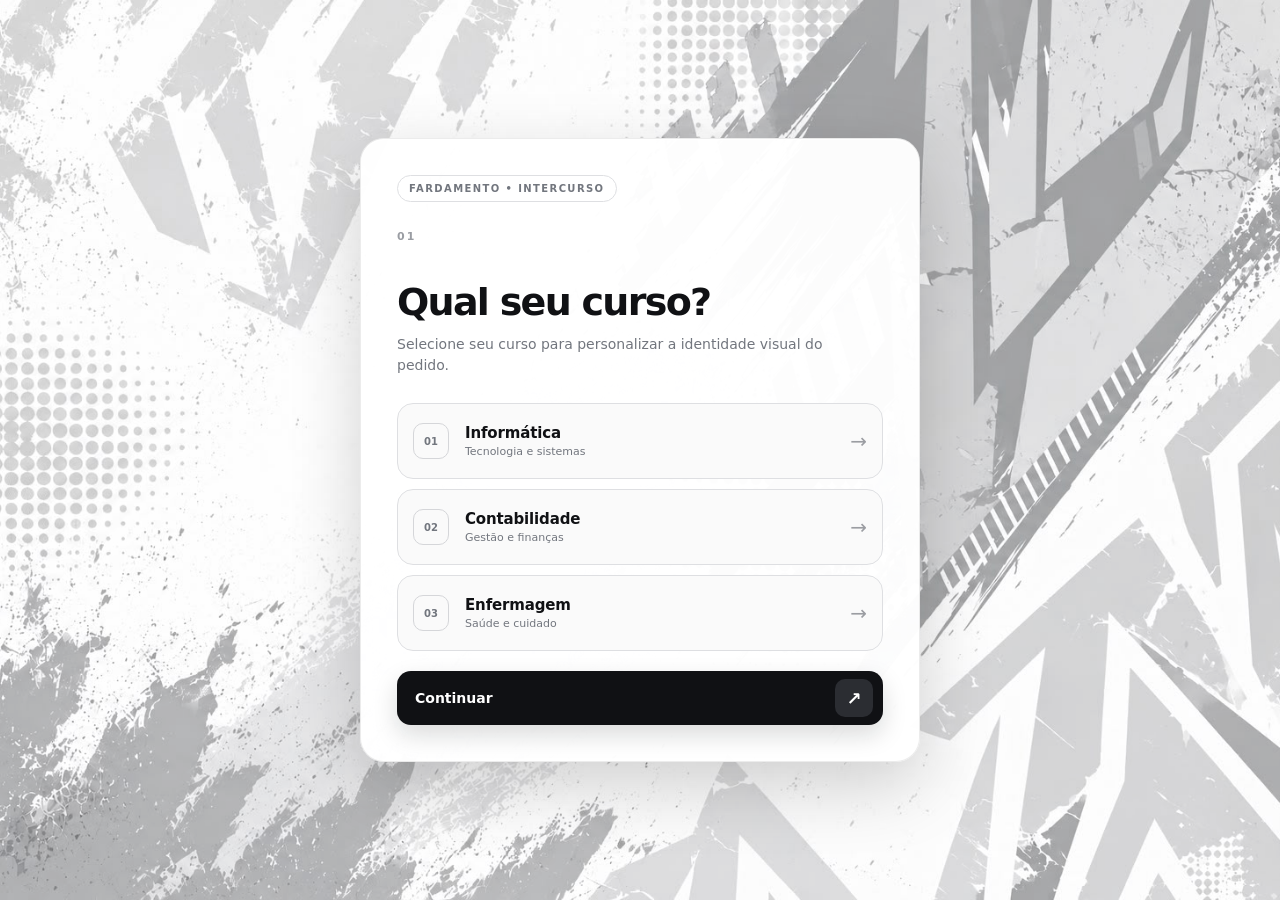
<file: front-end/site-intercurso/pedido.html>
<!DOCTYPE html>
<html lang="pt-BR">
<head>
    <meta charset="UTF-8">
    <meta name="viewport" content="width=device-width, initial-scale=1.0">
    <title>Pedido de Fardamento</title>
    <link rel="stylesheet" href="pedido.css">
</head>
<body>
    <div id="fundoTransicao" aria-hidden="true"></div>
    <div class="textura-transicao" aria-hidden="true"></div>

    <main class="container">
        <section id="etapaCurso" class="etapa ativa">
            <div class="formulario-container formulario-escolha">
                <div class="marca">FARDAMENTO • INTERCURSO</div>

                <div class="cabecalho">
                    <span class="numero-etapa">01</span>
                    <h1>Qual seu curso?</h1>
                    <p>Selecione seu curso para personalizar a identidade visual do pedido.</p>
                </div>

                <form id="formCurso">
                    <div class="opcoes-curso">
                        <div class="curso-opcao">
                            <input type="radio" id="cursoInformatica" name="curso" value="Informatica">
                            <label for="cursoInformatica">
                                <span class="curso-indice">01</span>
                                <span>
                                    <strong>Informática</strong>
                                    <small>Tecnologia e sistemas</small>
                                </span>
                                <span class="curso-seta">→</span>
                            </label>
                        </div>

                        <div class="curso-opcao">
                            <input type="radio" id="cursoContabilidade" name="curso" value="Contabilidade">
                            <label for="cursoContabilidade">
                                <span class="curso-indice">02</span>
                                <span>
                                    <strong>Contabilidade</strong>
                                    <small>Gestão e finanças</small>
                                </span>
                                <span class="curso-seta">→</span>
                            </label>
                        </div>

                        <div class="curso-opcao">
                            <input type="radio" id="cursoEnfermagem" name="curso" value="Enfermagem">
                            <label for="cursoEnfermagem">
                                <span class="curso-indice">03</span>
                                <span>
                                    <strong>Enfermagem</strong>
                                    <small>Saúde e cuidado</small>
                                </span>
                                <span class="curso-seta">→</span>
                            </label>
                        </div>
                    </div>

                    <button type="submit" class="botao">
                        <span>Continuar</span>
                        <span class="botao-icone">↗</span>
                    </button>
                </form>
            </div>
        </section>

        <section id="etapaPedido" class="etapa">
            <div class="formulario-container">
                <button type="button" id="btnVoltarCurso" class="btn-voltar" aria-label="Voltar para seleção do curso">
                    <span>←</span>
                </button>


                <div class="cabecalho">
                    <h1>Pedido de Fardamento</h1>
                    <p>Preencha os dados para personalizar sua camisa.</p>
                </div>

                <form id="formPedido">
                    <div class="linha-campos">
                        <div class="campo">
                            <label for="numero">Número</label>
                            <input type="number" id="numero" name="numero" min="1" max="99" placeholder="Ex.: 10">
                            <span class="erro" id="erroNumero"></span>
                        </div>

                        <div class="campo">
                            <label for="tamanho">Tamanho</label>
                            <select id="tamanho" name="tamanho">
                                <option value="">Selecione</option>
                                <option value="P">P</option>
                                <option value="M">M</option>
                                <option value="G">G</option>
                            </select>
                            <span class="erro" id="erroTamanho"></span>
                        </div>
                    </div>

                    <div class="campo">
                        <label for="nomeCostas">Nome nas costas</label>
                        <input type="text" id="nomeCostas" name="nomeCostas" maxlength="20" placeholder="Digite o nome">
                        <span class="erro" id="erroNome"></span>
                    </div>

                    <button type="submit" class="botao">
                        <span>Enviar pedido</span>
                        <span class="botao-icone">↗</span>
                    </button>

                    <div id="mensagemSucesso" class="sucesso"></div>
                </form>
            </div>
        </section>
    </main>

    <script src="pedido.js"></script>
</body>
</html>
</file>
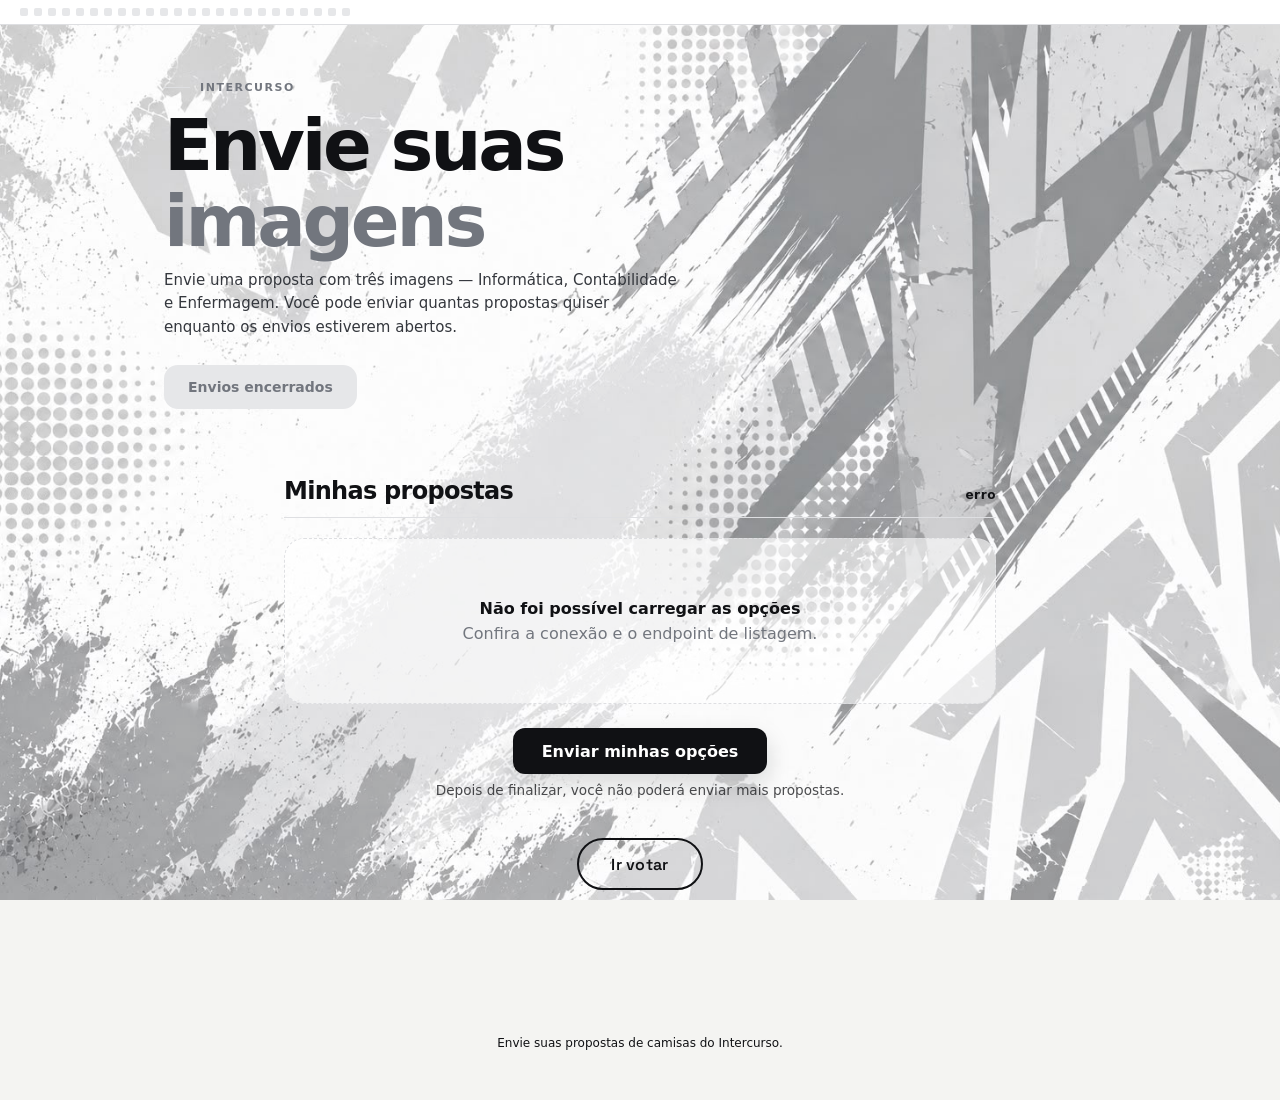
<file: front-end/uploud_frontend/uploud_camisas.html>
<!DOCTYPE html>
<html lang="pt-BR">
<head>
    <meta charset="UTF-8">
    <meta name="viewport" content="width=device-width, initial-scale=1.0">

    <title>Intercurso — minhas propostas</title>

    <link rel="preconnect" href="https://fonts.googleapis.com">
    <link href="https://fonts.googleapis.com/css2?family=Bebas+Neue&family=Space+Grotesk:wght@400;500;600;700&display=swap" rel="stylesheet">
    <link rel="stylesheet" href="styles.css">
</head>

<body>

    <div class="sprockets">
        <span></span><span></span><span></span><span></span>
        <span></span><span></span><span></span><span></span>

        <span></span><span></span><span></span><span></span>
        <span></span><span></span><span></span><span></span>

        <span></span><span></span><span></span><span></span>
        <span></span><span></span><span></span><span></span>
    </div>

    <header>
        <div class="eyebrow">intercurso</div>

        <h1>Envie suas<br><em>imagens</em></h1>

        <p class="lede">
            Envie uma proposta com três imagens — Informática, Contabilidade e Enfermagem.
            Você pode enviar quantas propostas quiser enquanto os envios estiverem abertos.
        </p>

        <button class="upload-cta" id="openUpload" type="button">
            + Enviar nova proposta
        </button>
    </header>

    <main>
        <div class="section-label">
            <h2>Minhas propostas</h2>
            <span id="countLabel">carregando…</span>
        </div>

        <div class="options-list" id="optionsList">
            <div class="empty">
                <strong>Nenhuma proposta enviada</strong>
                <p>Clique em "Enviar nova proposta" para começar.</p>
            </div>
        </div>

        <div class="finalizar-cta" id="finalizarCta" hidden>
            <button id="btnFinalizar" type="button">Enviar minhas opções</button>
            <p class="aviso-finalizar">
                Depois de finalizar, você não poderá enviar mais propostas.
            </p>
        </div>

        <div class="votacao-cta">
            <button id="btnIrVotar" type="button">Ir votar</button>
            <p id="avisoVotacao" class="aviso" hidden></p>
        </div>
    </main>

    <footer>
        Envie suas propostas de camisas do Intercurso.
    </footer>

    <div class="overlay" id="overlay">
        <div class="modal">

            <button class="close-x" id="closeModal" type="button">
                &times;
            </button>

            <h3>Nova proposta</h3>
            <p class="hint">Selecione uma imagem para cada curso.</p>

            <label>Informática</label>
            <div class="filedrop image-drop">
                <input type="file" class="image-input" accept="image/jpeg,image/png,image/webp,image/gif">
                <div class="fd-label">Clique para escolher a camisa de Informática</div>
                <div class="fd-file"></div>
                <img class="thumb" alt="Prévia da camisa de Informática">
            </div>

            <label>Contabilidade</label>
            <div class="filedrop image-drop">
                <input type="file" class="image-input" accept="image/jpeg,image/png,image/webp,image/gif">
                <div class="fd-label">Clique para escolher a camisa de Contabilidade</div>
                <div class="fd-file"></div>
                <img class="thumb" alt="Prévia da camisa de Contabilidade">
            </div>

            <label>Enfermagem</label>
            <div class="filedrop image-drop">
                <input type="file" class="image-input" accept="image/jpeg,image/png,image/webp,image/gif">
                <div class="fd-label">Clique para escolher a camisa de Enfermagem</div>
                <div class="fd-file"></div>
                <img class="thumb" alt="Prévia da camisa de Enfermagem">
            </div>

            <div class="status" id="uStatus"></div>

            <button class="submit-btn" id="submitBtn" type="button" disabled>
                Enviar proposta
            </button>
        </div>
    </div>

    <div class="lightbox" id="lightbox" hidden>
        <button class="lightbox-close" id="lightboxClose" type="button" aria-label="Fechar">&times;</button>
        <img class="lightbox-img" id="lightboxImg" alt="">
    </div>

<script>
'use strict';

// Limites das imagens.
const MAX_BYTES = 10 * 1024 * 1024;
const COMPRESSION_MAX_BYTES = 1.5 * 1024 * 1024;
const COMPRESSION_MAX_DIMENSION = 1600;
const COMPRESSION_INITIAL_QUALITY = 0.82;

// Elementos da página.
const overlay = document.getElementById('overlay');
const openBtn = document.getElementById('openUpload');
const closeBtn = document.getElementById('closeModal');
const statusEl = document.getElementById('uStatus');
const submitBtn = document.getElementById('submitBtn');
const optionsList = document.getElementById('optionsList');
const countLabel = document.getElementById('countLabel');

const btnIrVotar = document.getElementById('btnIrVotar');
const avisoVotacao = document.getElementById('avisoVotacao');

const finalizarCta = document.getElementById('finalizarCta');
const btnFinalizar = document.getElementById('btnFinalizar');

const drops = [...document.querySelectorAll('.image-drop')];
const inputs = [...document.querySelectorAll('.image-input')];

let selectedFiles = [null, null, null];
let enviosAbertos = true;
let enviosFinalizados = false;
let temAlgumaProposta = false;

// Exibe mensagens.
function setStatus(message = '', type = '') {
    statusEl.textContent = message;
    statusEl.className = 'status' + (type ? ' ' + type : '');
}

// Atualiza botões de acordo com o estado atual.
function updateSubmit() {
    // Botão submit do modal
    submitBtn.disabled =
        !enviosAbertos ||
        enviosFinalizados ||
        !selectedFiles.every(Boolean);

    // Botão principal (abre o modal)
    if (!enviosAbertos) {
        openBtn.disabled = true;
        openBtn.textContent = 'Envios encerrados';
    } else if (enviosFinalizados) {
        openBtn.disabled = true;
        openBtn.textContent = 'Você finalizou suas propostas';
    } else {
        openBtn.disabled = false;
        openBtn.textContent = '+ Enviar nova proposta';
    }

    // Botão "Enviar minhas opções"
    const mostrarFinalizar =
        enviosAbertos && !enviosFinalizados && temAlgumaProposta;

    finalizarCta.hidden = !mostrarFinalizar;
}

// Limpa o formulário.
function resetForm() {
    selectedFiles = [null, null, null];

    inputs.forEach((input, index) => {
        input.value = '';

        drops[index].classList.remove('has-image');
        drops[index].querySelector('.fd-file').textContent = '';
        drops[index].querySelector('.fd-label').textContent =
            'Clique para escolher a imagem';

        drops[index].querySelector('.thumb').removeAttribute('src');
    });

    setStatus();
    updateSubmit();
}

// Abre e fecha a janela de envio.
openBtn.addEventListener('click', async () => {
    await verificarEstadoEnvios();
    await loadOptions();

    if (!enviosAbertos || enviosFinalizados) {
        return;
    }

    overlay.classList.add('open');
});

closeBtn.addEventListener('click', () => {
    overlay.classList.remove('open');
    resetForm();
});

overlay.addEventListener('click', event => {
    if (event.target === overlay) {
        overlay.classList.remove('open');
        resetForm();
    }
});

// Botão "Enviar minhas opções"
btnFinalizar.addEventListener('click', async () => {
    if (!confirm('Finalizar suas propostas? Depois disso, você não poderá enviar mais.')) {
        return;
    }

    btnFinalizar.disabled = true;
    btnFinalizar.textContent = 'Finalizando...';

    try {
        const resp = await fetch(
            '../../backend/uploud_backend/finalizar_envios.php',
            { method: 'POST', credentials: 'include' }
        );

        const dados = await resp.json();

        if (!resp.ok || !dados.success) {
            throw new Error(dados.message || 'Não foi possível finalizar.');
        }

        enviosFinalizados = true;
        updateSubmit();
        await loadOptions();
    } catch (erro) {
        console.error(erro);
        alert(erro.message || 'Não foi possível finalizar.');
    } finally {
        btnFinalizar.disabled = false;
        btnFinalizar.textContent = 'Enviar minhas opções';
    }
});

// Botão "Ir votar".
btnIrVotar.addEventListener('click', async () => {
    btnIrVotar.disabled = true;
    avisoVotacao.hidden = true;

    try {
        const resp = await fetch(
            '../../backend/votacao_backend/votacao.php',
            {
                credentials: 'include',
                cache: 'no-store'
            }
        );

        const dados = await resp.json();

        if (dados && dados.success && dados.votacao_aberta) {
            window.location.href = '../votacao_frontend/votacao.html';
            return;
        }

        avisoVotacao.textContent = 'A votação não está em andamento.';
        avisoVotacao.hidden = false;
    } catch (error) {
        console.error(error);

        avisoVotacao.textContent =
            'Não foi possível verificar o estado da votação.';
        avisoVotacao.hidden = false;
    } finally {
        btnIrVotar.disabled = false;
    }
});

// Lê uma imagem para compactação.
function loadImageWithElement(file) {
    return new Promise((resolve, reject) => {
        const img = new Image();
        const url = URL.createObjectURL(file);

        img.onload = () => {
            URL.revokeObjectURL(url);
            resolve(img);
        };

        img.onerror = () => {
            URL.revokeObjectURL(url);
            reject(new Error('Não foi possível ler esta imagem.'));
        };

        img.src = url;
    });
}

async function loadImageForCompression(file) {
    if ('createImageBitmap' in window) {
        try {
            return await createImageBitmap(file, {
                imageOrientation: 'from-image'
            });
        } catch (error) {
            return loadImageWithElement(file);
        }
    }

    return loadImageWithElement(file);
}

// Converte o Canvas em JPEG.
function canvasToBlob(canvas, quality) {
    return new Promise((resolve, reject) => {
        canvas.toBlob(blob => {
            if (blob) {
                resolve(blob);
            } else {
                reject(new Error('Não foi possível compactar a imagem.'));
            }
        }, 'image/jpeg', quality);
    });
}

// Compacta as imagens antes do envio.
async function compressImageForUpload(file) {
    const source = await loadImageForCompression(file);

    try {
        const sourceWidth = source.width;
        const sourceHeight = source.height;

        if (!sourceWidth || !sourceHeight) {
            throw new Error('A imagem não possui dimensões válidas.');
        }

        const scale = Math.min(
            1,
            COMPRESSION_MAX_DIMENSION / Math.max(sourceWidth, sourceHeight)
        );

        let width = Math.max(1, Math.round(sourceWidth * scale));
        let height = Math.max(1, Math.round(sourceHeight * scale));
        let quality = COMPRESSION_INITIAL_QUALITY;

        const canvas = document.createElement('canvas');

        function draw() {
            canvas.width = width;
            canvas.height = height;

            const ctx = canvas.getContext('2d', { alpha: false });

            if (!ctx) {
                throw new Error('O navegador não disponibilizou o Canvas.');
            }

            ctx.imageSmoothingEnabled = true;
            ctx.imageSmoothingQuality = 'high';
            ctx.fillStyle = '#ffffff';
            ctx.fillRect(0, 0, width, height);
            ctx.drawImage(source, 0, 0, width, height);
        }

        draw();

        let blob = await canvasToBlob(canvas, quality);

        while (blob.size > COMPRESSION_MAX_BYTES && quality > 0.45) {
            quality = Math.max(0.45, quality - 0.08);
            blob = await canvasToBlob(canvas, quality);
        }

        while (
            blob.size > COMPRESSION_MAX_BYTES &&
            Math.max(width, height) > 800
        ) {
            width = Math.max(1, Math.round(width * 0.85));
            height = Math.max(1, Math.round(height * 0.85));

            draw();
            blob = await canvasToBlob(canvas, quality);
        }

        if (blob.size >= file.size) {
            return file;
        }

        return new File(
            [blob],
            (file.name.replace(/\.[^.]+$/, '') || 'imagem') + '.jpg',
            {
                type: 'image/jpeg',
                lastModified: Date.now()
            }
        );
    } finally {
        if (typeof source.close === 'function') {
            source.close();
        }
    }
}

// Seleção e pré-visualização das três imagens.
inputs.forEach((input, index) => {
    const drop = drops[index];

    drop.addEventListener('click', event => {
        if (event.target !== input) {
            input.click();
        }
    });

    input.addEventListener('change', async () => {
        const file = input.files[0];

        selectedFiles[index] = null;
        drop.classList.remove('has-image');
        setStatus();

        if (!file) {
            updateSubmit();
            return;
        }

        if (!file.type.startsWith('image/')) {
            setStatus(`A imagem ${index + 1} não é válida.`, 'err');
            input.value = '';
            updateSubmit();
            return;
        }

        if (file.size > MAX_BYTES) {
            setStatus(`A imagem ${index + 1} ultrapassa 10 MB.`, 'err');
            input.value = '';
            updateSubmit();
            return;
        }

        try {
            setStatus(`Compactando a imagem ${index + 1}…`);

            const compressedFile = await compressImageForUpload(file);

            selectedFiles[index] = compressedFile;
            drop.classList.add('has-image');

            drop.querySelector('.fd-label').textContent =
                'Imagem selecionada';

            drop.querySelector('.fd-file').textContent =
                compressedFile.name;

            const reader = new FileReader();

            reader.onload = () => {
                drop.querySelector('.thumb').src = reader.result;
            };

            reader.readAsDataURL(compressedFile);

            setStatus('Imagem pronta para envio.', 'ok');
        } catch (error) {
            console.error(error);

            selectedFiles[index] = null;
            input.value = '';

            drop.classList.remove('has-image');
            drop.querySelector('.fd-file').textContent = '';

            setStatus(
                `Não foi possível preparar a imagem ${index + 1}: ${error.message}`,
                'err'
            );
        }

        updateSubmit();
    });
});

// Monta o endereço das imagens salvas no backend.
function imageUrl(path) {
    return '../../backend/' +
        String(path || '')
            .split('/')
            .map(encodeURIComponent)
            .join('/');
}

// Envia as três imagens ao PHP.
async function enviarParaServidor() {
    const arquivosBase64 = await Promise.all(selectedFiles.map(async arquivo => ({
        name: arquivo.name,
        data: await new Promise((resolve, reject) => {
            const reader = new FileReader();
            reader.onload = () => resolve(String(reader.result).split(',')[1]);
            reader.onerror = () => reject(new Error('Não foi possível ler uma das imagens.'));
            reader.readAsDataURL(arquivo);
        })
    })));

    const payload = Object.fromEntries(
        arquivosBase64.map((arquivo, indice) => [`imagem${indice + 1}`, arquivo])
    );

    const response = await fetch(
        '../../backend/uploud_backend/upload_camisas.php',
        {
            method: 'POST',
            headers: { 'Content-Type': 'application/json' },
            body: JSON.stringify(payload),
            credentials: 'include'
        }
    );

    const data = await response.json().catch(() => ({
        success: false,
        message: 'O servidor retornou uma resposta inválida.'
    }));

    if (!response.ok || !data.success) {
        throw new Error(
            data.message || `Falha no envio (${response.status}).`
        );
    }

    return data;
}

// Carrega as propostas existentes.
async function loadOptions() {
    try {
        const response = await fetch(
            '../../backend/uploud_backend/listar_opcoes.php',
            {
                credentials: 'include',
                cache: 'no-store'
            }
        );

        const data = await response.json();

        if (!response.ok || !data.success) {
            throw new Error(
                data.message || 'Não foi possível carregar as camisas.'
            );
        }

        const rows = data.opcoes || [];

        temAlgumaProposta = rows.length > 0;
        updateSubmit();

        countLabel.textContent =
            `${rows.length} ${rows.length === 1 ? 'proposta' : 'propostas'}`;

        if (rows.length === 0) {
            optionsList.innerHTML =
                '<div class="empty">' +
                '<strong>Nenhuma proposta enviada</strong>' +
                '<p>Clique em "Enviar nova proposta" para começar.</p>' +
                '</div>';
            return;
        }

        optionsList.innerHTML = '';

        rows.forEach((row, index) => {
            const optionNumber = index + 1;
            const card = document.createElement('article');

            card.className = 'option-card';

            card.innerHTML = `
                <div class="option-header">
                    <h3 class="option-title">
                        <span class="option-id">Opção ${optionNumber}</span>
                    </h3>
                </div>
                <div class="shirts-grid"></div>
            `;

            const grid = card.querySelector('.shirts-grid');

            [row.imagem1, row.imagem2, row.imagem3].forEach(
                (path, imageIndex) => {
                    const slot = document.createElement('div');
                    slot.className = 'shirt-slot';

                    const img = document.createElement('img');
                    img.className = 'shirt-image';
                    img.alt =
                        `Camisa ${imageIndex + 1} da opção ${optionNumber}`;
                    img.loading = 'lazy';
                    img.src = imageUrl(path);

                    img.onerror = () => {
                        console.error('Não foi possível carregar:', img.src);
                    };

                    slot.appendChild(img);
                    grid.appendChild(slot);
                }
            );

            optionsList.appendChild(card);
        });
    } catch (error) {
        console.error(error);

        temAlgumaProposta = false;
        updateSubmit();

        countLabel.textContent = 'erro';

        optionsList.innerHTML =
            '<div class="empty">' +
            '<strong>Não foi possível carregar as opções</strong>' +
            'Confira a conexão e o endpoint de listagem.' +
            '</div>';
    }
}

// Evento responsável pelo envio.
submitBtn.addEventListener('click', async () => {
    if (!selectedFiles.every(Boolean)) {
        setStatus('Selecione as três imagens antes de enviar.', 'err');
        return;
    }

    submitBtn.disabled = true;
    submitBtn.textContent = 'Enviando…';

    try {
        setStatus('Enviando as três camisas…');

        await enviarParaServidor();

        setStatus('Proposta enviada com sucesso!', 'ok');

        await loadOptions();

        setTimeout(() => {
            overlay.classList.remove('open');
            resetForm();
        }, 700);
    } catch (error) {
        console.error(error);

        setStatus(
            error.message || 'Não foi possível enviar as camisas.',
            'err'
        );
    } finally {
        submitBtn.textContent = 'Enviar proposta';
        updateSubmit();
    }
});

// Carrega o estado dos envios e da votação.
async function verificarEstadoEnvios() {
    try {
        const response = await fetch(
            '../../backend/uploud_backend/estado_envios.php',
            {
                credentials: 'include',
                cache: 'no-store'
            }
        );

        const data = await response.json();

        if (!response.ok || !data.success) {
            throw new Error(
                data.message || 'Não foi possível verificar os envios.'
            );
        }

        enviosAbertos = data.envios_abertos === true;
        enviosFinalizados = data.envios_finalizados === true;

        if (!enviosAbertos) {
            setStatus(
                'O período de envio foi encerrado. Aguarde a votação.',
                'err'
            );

            overlay.classList.remove('open');
            resetForm();
        } else if (enviosFinalizados) {
            setStatus(
                'Você finalizou suas propostas. Não é possível enviar mais.',
                'ok'
            );
        } else {
            setStatus();
        }

        updateSubmit();
    } catch (error) {
        console.error(error);

        enviosAbertos = false;
        setStatus(
            'Não foi possível verificar se os envios estão abertos. Tente novamente.',
            'err'
        );

        updateSubmit();
    }
}

async function verificarEstadoVotacao() {
    try {
        const resp = await fetch(
            '../../backend/votacao_backend/votacao.php',
            { credentials: 'include', cache: 'no-store' }
        );
        const dados = await resp.json();

        if (!dados || !dados.success) {
            avisoVotacao.hidden = true;
            return;
        }

        if (dados.votacao_aberta) {
            avisoVotacao.textContent = dados.ja_votou
                ? 'Votação em andamento — você já votou.'
                : 'Votação em andamento — vá votar.';
        } else {
            avisoVotacao.textContent = 'A votação está encerrada.';
        }

        avisoVotacao.hidden = false;
    } catch (error) {
        console.error(error);
        avisoVotacao.hidden = true;
    }
}

// ---------- Lightbox de imagens ----------
const lightbox = document.getElementById('lightbox');
const lightboxImg = document.getElementById('lightboxImg');
const lightboxClose = document.getElementById('lightboxClose');

function abrirLightbox(src) {
    lightboxImg.src = src;
    lightbox.hidden = false;
}

function fecharLightbox() {
    lightbox.hidden = true;
    lightboxImg.removeAttribute('src');
}

if (lightboxClose) {
    lightboxClose.addEventListener('click', fecharLightbox);
}

if (lightbox) {
    lightbox.addEventListener('click', event => {
        if (event.target === lightbox) fecharLightbox();
    });
}

document.addEventListener('keydown', event => {
    if (event.key === 'Escape' && !lightbox.hidden) fecharLightbox();
});

// Delegação de clique nas imagens
optionsList.addEventListener('click', event => {
    if (event.target.classList.contains('shirt-image')) {
        abrirLightbox(event.target.src);
    }
});

Promise.all([
    verificarEstadoEnvios(),
    loadOptions(),
    verificarEstadoVotacao()
]);
</script>
<script src="../votacao-redirect.js"></script>

</body>
</html>
</file>
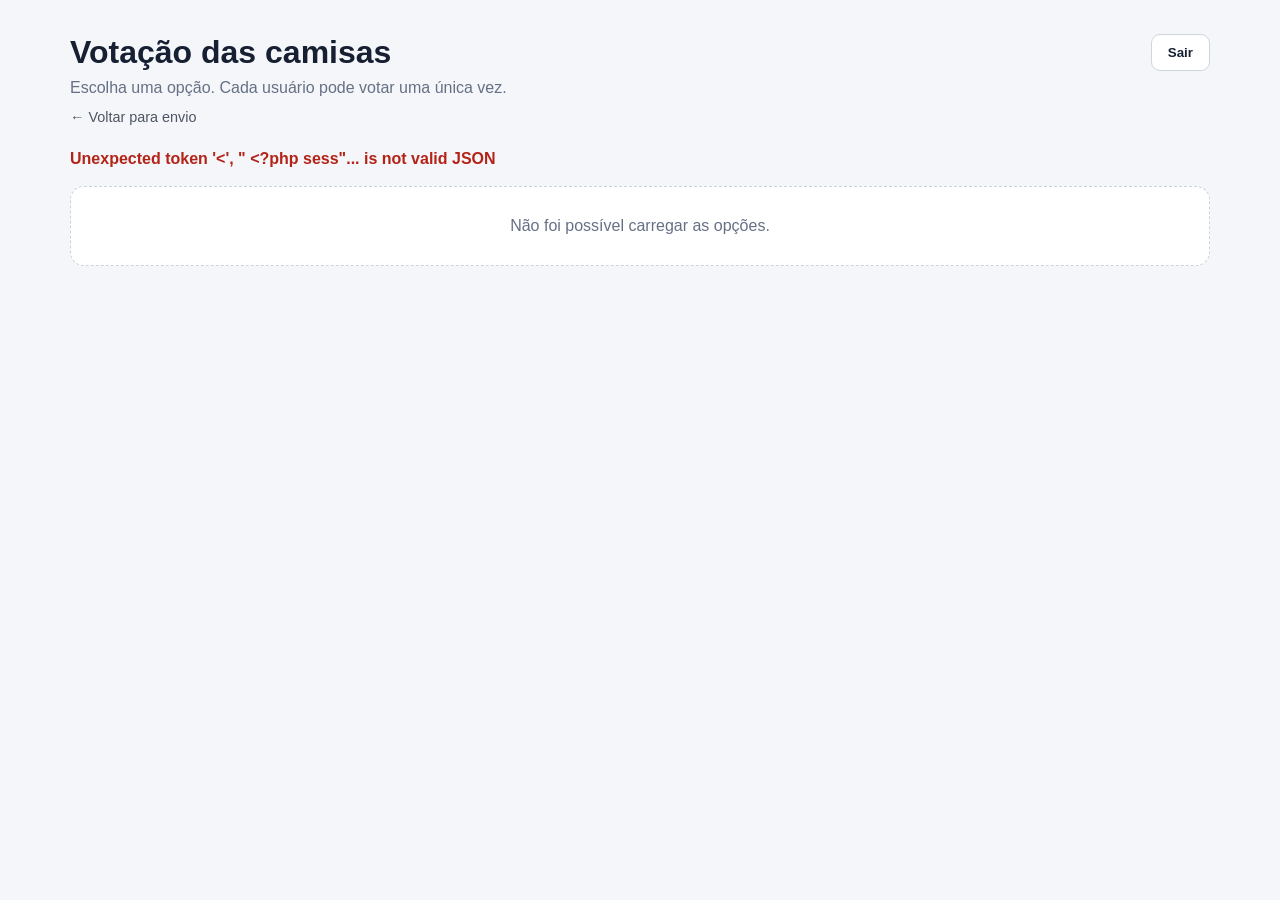
<file: front-end/votacao_frontend/votacao.html>
<!doctype html>
<html lang="pt-BR">
<head>
    <meta charset="utf-8">
    <meta name="viewport" content="width=device-width, initial-scale=1">
    <title>Votação — InterCurso</title>
    <link rel="stylesheet" href="votacao.css">
</head>
<body>
    <main class="page">
        <header>
            <div class="votacao-topo">
                <div>
                    <h1>Votação das camisas</h1>
                    <p>Escolha uma opção. Cada usuário pode votar uma única vez.</p>
                    <a class="back-link" href="../uploud_frontend/uploud_camisas.html?retorno=votacao">← Voltar para envio</a>
                </div>
                <button class="logout-button" id="btnSairVotacao" type="button">Sair</button>
            </div>
        </header>

        <div id="status" class="status" role="status" aria-live="polite"></div>

        <section id="lista" class="grid">
            <div class="empty">Carregando opções...</div>
        </section>
    </main>

    <div class="lightbox" id="lightbox" hidden>
    <button class="lightbox-close" id="lightboxClose" type="button" aria-label="Fechar">&times;</button>
    <img class="lightbox-img" id="lightboxImg" alt="">
    </div>

    <script>
        const lista = document.getElementById('lista');
        const statusEl = document.getElementById('status');

        const API_VOTACAO = '../../backend/votacao_backend/votacao.php';

        document.getElementById('btnSairVotacao').addEventListener('click', async event => {
            const botao = event.currentTarget;
            botao.disabled = true;
            botao.textContent = 'Saindo...';

            try {
                const resposta = await fetch('../../backend/logout.php', {
                    method: 'POST',
                    credentials: 'include',
                    cache: 'no-store'
                });
                const dados = await resposta.json();
                if (!resposta.ok || !dados.sucesso) {
                    throw new Error(dados.erro || 'Não foi possível encerrar a sessão.');
                }
                window.location.replace('../login.html');
            } catch (erro) {
                status(erro.message || 'Não foi possível sair. Tente novamente.', 'err');
                botao.disabled = false;
                botao.textContent = 'Sair';
            }
        });

        const esc = s => String(s ?? '').replace(/[&<>"']/g, c => ({
            '&': '&amp;',
            '<': '&lt;',
            '>': '&gt;',
            '"': '&quot;',
            "'": '&#039;'
        }[c]));

        function img(path) {
            return '../../backend/' +
                String(path || '').split('/').map(encodeURIComponent).join('/');
        }

        function status(texto, classe = '') {
            statusEl.className = 'status ' + classe;
            statusEl.textContent = texto;
        }

        function mostrarVotacaoFechada(mensagem) {
            status(mensagem || 'A votação ainda não começou.');
            lista.innerHTML =
                '<div class="empty">Aguarde o administrador iniciar a votação.</div>';
        }

        async function carregar() {
            lista.innerHTML = '<div class="empty">Carregando opções...</div>';

            try {
                const resposta = await fetch(API_VOTACAO, {
                    credentials: 'include',
                    cache: 'no-store'
                });

                const dados = await resposta.json();

                if (resposta.status === 401) {
                    window.location.replace('../login.html');
                    return;
                }

                if (!resposta.ok || !dados.success) {
                    throw new Error(dados.message || 'Não foi possível carregar a votação.');
                }

                const opcoes = dados.opcoes || [];
                const votacaoEncerrada = !dados.votacao_aberta;

                if (opcoes.length === 0) {
                    status(votacaoEncerrada
                        ? 'A votação está encerrada.'
                        : 'A votação está aberta, mas ainda não há opções disponíveis.');
                    lista.innerHTML = '<div class="empty">Nenhuma opção disponível.</div>';
                    return;
                }

                if (dados.ja_votou) {
                    status('Seu voto já foi registrado.', 'ok');
                } else if (votacaoEncerrada) {
                    status('A votação está encerrada.', 'ok');
                } else {
                    status('Escolha sua opção e confirme o voto.');
                }

                lista.innerHTML = opcoes.map(opcao => `
                    <article class="card">
                        <h2>${esc(opcao.rotulo || `Opção ${Number(opcao.numero)}`)}</h2>

                        <div class="imgs">
                            <img src="${esc(img(opcao.imagem1))}"
                                 alt="Opção ${Number(opcao.numero)} — Informática">
                            <img src="${esc(img(opcao.imagem2))}"
                                 alt="Opção ${Number(opcao.numero)} — Contabilidade">
                            <img src="${esc(img(opcao.imagem3))}"
                                 alt="Opção ${Number(opcao.numero)} — Enfermagem">
                        </div>

                            <div class="bottom">
                                <button
                                    type="button"
                                    data-id="${Number(opcao.id)}"
                                    ${dados.ja_votou || votacaoEncerrada ? 'disabled' : ''}>
                                    ${votacaoEncerrada
                                        ? 'Votação encerrada'
                                        : dados.ja_votou
                                            ? 'Voto já registrado'
                                            : 'Votar nesta opção'}
                                </button>
                            </div>
                    </article>
                `).join('');

                lista.querySelectorAll('button[data-id]').forEach(botao => {
                    botao.addEventListener('click', () => {
                        votar(Number(botao.dataset.id), botao);
                    });
                });

            } catch (erro) {
                console.error(erro);
                status(erro.message || 'Não foi possível carregar a votação.', 'err');
                lista.innerHTML =
                    '<div class="empty">Não foi possível carregar as opções.</div>';
            }
        }

        async function votar(id, botao) {
            if (!confirm('Confirmar seu voto nesta opção?')) {
                return;
            }

            botao.disabled = true;
            status('Registrando voto...');

            try {
                const resposta = await fetch(API_VOTACAO, {
                    method: 'POST',
                    credentials: 'include',
                    headers: {
                        'Content-Type': 'application/json'
                    },
                    cache: 'no-store',
                    body: JSON.stringify({ opcao_id: id })
                });

                const dados = await resposta.json();

                if (resposta.status === 403 && dados.votacao_aberta === false) {
                    status('A votação foi encerrada. Atualizando os resultados...');
                    await carregar();
                    return;
                }

                if (!resposta.ok || !dados.success) {
                    throw new Error(dados.message || 'Não foi possível registrar o voto.');
                }

                status('Voto registrado com sucesso.', 'ok');
                await carregar();

            } catch (erro) {
                console.error(erro);
                status(erro.message || 'Não foi possível registrar o voto.', 'err');
                botao.disabled = false;
            }
        }
        
        // ---------- Lightbox ----------
const lightbox = document.getElementById('lightbox');
const lightboxImg = document.getElementById('lightboxImg');
const lightboxClose = document.getElementById('lightboxClose');

function abrirLightbox(src) {
    lightboxImg.src = src;
    lightbox.hidden = false;
}

function fecharLightbox() {
    lightbox.hidden = true;
    lightboxImg.removeAttribute('src');
}

lightboxClose.addEventListener('click', fecharLightbox);

lightbox.addEventListener('click', event => {
    if (event.target === lightbox) fecharLightbox();
});

document.addEventListener('keydown', event => {
    if (event.key === 'Escape' && !lightbox.hidden) fecharLightbox();
});

lista.addEventListener('click', event => {
    if (event.target.tagName === 'IMG') {
        abrirLightbox(event.target.src);
    }
});

        carregar();
    </script>
</body>
</html>
</file>
<file: style.css>
/* =========================================
   CONFIGURAÇÕES GERAIS
========================================= */

* {
    margin: 0;
    padding: 0;
    box-sizing: border-box;
}

body {
    font-family: Arial, Helvetica, sans-serif;
    background: #f4f6f8;
    min-height: 100vh;

    display: flex;
    align-items: center;
    justify-content: center;

    color: #222;
}


/* =========================================
   CONTAINER PRINCIPAL
========================================= */

.container {
    width: 100%;
    max-width: 460px;
    padding: 20px;
}


/* =========================================
   CARD DE LOGIN E CADASTRO
========================================= */

.login,
.cadastro {
    background: #ffffff;

    padding: 40px;

    border-radius: 16px;

    box-shadow: 
        0 10px 30px rgba(0, 0, 0, 0.08);

    border: 1px solid #e5e5e5;
}


/* =========================================
   TÍTULOS
========================================= */

h1 {
    text-align: center;

    font-size: 30px;

    margin-bottom: 10px;

    color: #1f1f1f;
}


/* =========================================
   TEXTOS
========================================= */

.login > p,
.cadastro > p {
    text-align: center;

    color: #777;

    font-size: 15px;

    line-height: 1.5;
}


/* =========================================
   CAMPOS DO FORMULÁRIO
========================================= */

.campo {
    margin-top: 22px;
}

.campo label {
    display: block;

    margin-bottom: 8px;

    font-size: 14px;

    font-weight: bold;

    color: #333;
}


/* =========================================
   INPUTS
========================================= */

input {
    width: 100%;

    padding: 14px 15px;

    border: 1px solid #d5d5d5;

    border-radius: 9px;

    background: #fafafa;

    font-size: 15px;

    color: #222;

    transition: 0.2s;
}

input::placeholder {
    color: #999;
}

input:focus {
    outline: none;

    background: #ffffff;

    border-color: #222;

    box-shadow: 0 0 0 3px rgba(0, 0, 0, 0.06);
}


/* =========================================
   BOTÃO
========================================= */

button {
    width: 100%;

    margin-top: 28px;

    padding: 14px;

    border: none;

    border-radius: 9px;

    background: #222;

    color: #ffffff;

    font-size: 16px;

    font-weight: bold;

    cursor: pointer;

    transition: 0.2s;
}

button:hover {
    background: #000;

    transform: translateY(-1px);
}

button:active {
    transform: translateY(0);
}


/* =========================================
   MENSAGENS
========================================= */

#mensagem,
#mensagemCadastro {
    margin-top: 18px;

    text-align: center;

    font-size: 14px;
}


/* =========================================
   MENSAGEM DE SUCESSO
========================================= */

.sucesso {
    color: #16803c !important;

    font-weight: bold;
}


/* =========================================
   MENSAGEM DE ERRO
========================================= */

.erro {
    color: #d62828 !important;

    font-weight: bold;
}


/* =========================================
   LINK ENTRE LOGIN E CADASTRO
========================================= */

.link {
    margin-top: 25px;
}

.link a {
    color: #222;

    font-weight: bold;

    text-decoration: none;

    transition: 0.2s;
}

.link a:hover {
    text-decoration: underline;
}


/* =========================================
   RESPONSIVIDADE
========================================= */

@media (max-width: 500px) {

    .container {
        padding: 15px;
    }

    .login,
    .cadastro {
        padding: 30px 22px;
    }

    h1 {
        font-size: 26px;
    }
}
</file>
<file: front-end/style.css>
/* =========================================
   CONFIGURAÇÕES GERAIS
========================================= */

* {
    margin: 0;
    padding: 0;
    box-sizing: border-box;
}

html {
    scroll-behavior: smooth;
}

body {
    font-family: Arial, Helvetica, sans-serif;
    background: #f4f6f8;
    min-height: 100vh;
    padding: 20px;

    display: flex;
    align-items: center;
    justify-content: center;

    color: #222;
    overflow-x: hidden;
}


/* =========================================
   CONTAINER PRINCIPAL
========================================= */

.container {
    width: min(100%, 460px);
    padding: 0;
}


/* =========================================
   CARD DE LOGIN E CADASTRO
========================================= */

.login,
.cadastro {
    background: #ffffff;

    width: 100%;
    padding: clamp(24px, 5vw, 40px);

    border-radius: 16px;

    box-shadow: 
        0 10px 30px rgba(0, 0, 0, 0.08);

    border: 1px solid #e5e5e5;
}


/* =========================================
   TÍTULOS
========================================= */

h1 {
    text-align: center;

    font-size: clamp(24px, 6vw, 30px);

    margin-bottom: 10px;

    color: #1f1f1f;
}


/* =========================================
   TEXTOS
========================================= */

.login > p,
.cadastro > p {
    text-align: center;

    color: #777;

    font-size: 15px;

    line-height: 1.5;
}


/* =========================================
   CAMPOS DO FORMULÁRIO
========================================= */

.campo {
    margin-top: 22px;
}

.campo label {
    display: block;

    margin-bottom: 8px;

    font-size: 14px;

    font-weight: bold;

    color: #333;
}


/* =========================================
   INPUTS
========================================= */

input {
    width: 100%;

    padding: 14px 15px;

    border: 1px solid #d5d5d5;

    border-radius: 9px;

    background: #fafafa;

    font-size: 15px;
    line-height: 1.4;

    color: #222;

    transition: 0.2s;
}

input::placeholder {
    color: #999;
}

input:focus {
    outline: none;

    background: #ffffff;

    border-color: #222;

    box-shadow: 0 0 0 3px rgba(0, 0, 0, 0.06);
}


/* =========================================
   BOTÃO
========================================= */

button {
    width: 100%;

    margin-top: 28px;

    padding: 14px;

    border: none;

    border-radius: 9px;

    background: #222;

    color: #ffffff;

    font-size: 16px;

    font-weight: bold;

    cursor: pointer;

    transition: 0.2s;
}

button:hover {
    background: #000;

    transform: translateY(-1px);
}

button:active {
    transform: translateY(0);
}


/* =========================================
   MENSAGENS
========================================= */

#mensagem,
#mensagemCadastro {
    margin-top: 18px;

    text-align: center;

    font-size: 14px;
}


/* =========================================
   MENSAGEM DE SUCESSO
========================================= */

.sucesso {
    color: #16803c !important;

    font-weight: bold;
}


/* =========================================
   MENSAGEM DE ERRO
========================================= */

.erro {
    color: #d62828 !important;

    font-weight: bold;
}


/* =========================================
   LINK ENTRE LOGIN E CADASTRO
========================================= */

.link {
    margin-top: 25px;
}

.link a {
    color: #222;

    font-weight: bold;

    text-decoration: none;

    transition: 0.2s;
}

.link a:hover {
    text-decoration: underline;
}


/* =========================================
   RESPONSIVIDADE
========================================= */

@media (max-width: 768px) {
    body {
        padding: 15px;
    }

    .login,
    .cadastro {
        padding: 28px 22px;
    }
}

@media (max-width: 480px) {
    body {
        padding: 12px;
        align-items: flex-start;
    }

    .container {
        width: 100%;
    }

    .login,
    .cadastro {
        padding: 24px 18px;
        border-radius: 12px;
    }

    .campo {
        margin-top: 18px;
    }

    .link {
        font-size: 14px;
        line-height: 1.6;
    }
}

@media (max-width: 360px) {
    .login,
    .cadastro {
        padding: 20px 14px;
    }

    input,
    button {
        font-size: 14px;
    }

    .link {
        text-align: center;
    }
}
</file>
<file: front-end/pagamento.css>
/* =========================================================
   Pagamento — alinhado ao estilo Intercurso (pedido/perfil)
   ========================================================= */

:root {
    --preto: #101114;
    --preto-2: #25272c;
    --cinza: #72767e;
    --cinza-claro: #a1a4aa;
    --borda: #dedfe2;
    --fundo: #f4f4f2;
    --branco: #ffffff;
    --sucesso: #166534;
    --sucesso-bg: #dcfce7;
    --erro: #b42318;
    --erro-bg: #fee2e2;
    --aviso: #916400;
    --aviso-bg: #fff5d9;
    --sombra: 0 24px 70px rgba(0, 0, 0, .12);
    --sombra-suave: 0 8px 24px rgba(0, 0, 0, .06);
    --transicao: cubic-bezier(.22, .8, .2, 1);
}

* {
    box-sizing: border-box;
    margin: 0;
    padding: 0;
}

html {
    scroll-behavior: smooth;
    min-height: 100%;
}

body {
    min-height: 100vh;
    padding: 0 0 60px;
    color: var(--preto);
    background: var(--fundo) url("img/branco.jpeg") center / cover no-repeat fixed;
    font-family: Inter, ui-sans-serif, system-ui, -apple-system, BlinkMacSystemFont,
        "Segoe UI", Arial, sans-serif;
    font-size: 15px;
    line-height: 1.5;
    overflow-x: hidden;
}

button,
input,
textarea {
    font: inherit;
}

button {
    cursor: pointer;
}

/* ---------- Cabeçalho ---------- */
.site-header {
    display: flex;
    align-items: center;
    justify-content: space-between;
    height: 78px;
    padding: 0 max(5vw, 28px);
    background: #fff;
    border-bottom: 1px solid #edf1ee;
}

.brand {
    display: flex;
    align-items: center;
    gap: 9px;
    color: var(--preto);
    font-size: 18px;
    font-weight: 700;
    letter-spacing: -.02em;
    text-decoration: none;
}

.brand strong {
    font-weight: 800;
}

.brand-mark {
    display: grid;
    place-items: center;
    width: 28px;
    height: 28px;
    border-radius: 50%;
    color: #fff;
    background: var(--preto);
    font-size: 13px;
}

.secure-label {
    display: flex;
    align-items: center;
    gap: 8px;
    color: var(--cinza);
    font-size: 11px;
    font-weight: 700;
    letter-spacing: .14em;
    text-transform: uppercase;
}

.lock-icon {
    display: grid;
    place-items: center;
    width: 18px;
    height: 18px;
    border: 1.5px solid var(--preto);
    border-radius: 50%;
    color: var(--preto);
    font-size: 14px;
    line-height: 1;
    transform: rotate(180deg);
}

/* ---------- Estrutura principal ---------- */
.page-shell {
    width: min(760px, calc(100% - 48px));
    margin: 40px auto;
}

.page-heading {
    display: flex;
    align-items: flex-end;
    justify-content: space-between;
    gap: 24px;
    margin-bottom: 28px;
}

.eyebrow,
.section-kicker {
    margin: 0 0 6px;
    color: var(--cinza);
    font-size: 11px;
    font-weight: 800;
    letter-spacing: .18em;
    text-transform: uppercase;
}

.page-heading h1 {
    margin: 0 0 8px;
    font-size: clamp(28px, 5vw, 38px);
    font-weight: 850;
    line-height: 1.05;
    letter-spacing: -.04em;
}

.lead {
    max-width: 520px;
    margin: 0;
    color: var(--cinza);
    font-size: 14px;
    line-height: 1.6;
}

/* ---------- Cartões ---------- */
.card {
    padding: 28px;
    border: 1px solid var(--borda);
    border-radius: 20px;
    background: #fff;
    box-shadow: var(--sombra-suave);
}

.card-heading {
    display: flex;
    align-items: center;
    gap: 14px;
    margin-bottom: 22px;
}

.step-icon {
    display: grid;
    place-items: center;
    flex: 0 0 auto;
    width: 40px;
    height: 40px;
    border-radius: 12px;
    background: #f1f3f5;
    color: var(--preto);
    font-size: 12px;
    font-weight: 800;
}

.card-heading h2 {
    margin: 0;
    font-size: 19px;
    font-weight: 700;
    letter-spacing: -.02em;
}

/* ---------- Bloco PIX ---------- */
.pix-details {
    margin-bottom: 20px;
    padding: 24px;
    border: 1px solid var(--borda);
    border-radius: 20px;
    background: #fff;
    box-shadow: var(--sombra-suave);
}

.pix-details .muted {
    margin: 0;
    color: var(--cinza);
    font-size: 12px;
    font-weight: 600;
}

.pix-details .total {
    margin: 4px 0 20px;
    font-size: 30px;
    font-weight: 850;
    letter-spacing: -.04em;
}

.pix-help {
    margin-bottom: 12px !important;
    font-size: 13px !important;
    font-weight: 500 !important;
    line-height: 1.5;
}

.pix-key-label {
    display: flex;
    align-items: center;
    justify-content: space-between;
    margin-bottom: 8px;
    color: var(--cinza);
    font-size: 11px;
    font-weight: 700;
    letter-spacing: .04em;
    text-transform: uppercase;
}

.copy-button {
    padding: 6px 12px;
    border: 1px solid var(--borda);
    border-radius: 999px;
    background: #fff;
    color: var(--preto);
    font-size: 11px;
    font-weight: 800;
    letter-spacing: .06em;
    text-transform: uppercase;
    transition: background .2s ease, transform .2s ease;
}

.copy-button:hover {
    background: #f4f4f4;
    transform: translateY(-1px);
}

.pix-key {
    padding: 14px 16px;
    border: 1px solid var(--borda);
    border-radius: 12px;
    background: #fafafa;
    color: var(--preto);
    font-size: 13px;
    font-weight: 600;
    overflow-wrap: anywhere;
}

.copy-feedback {
    min-height: 17px;
    margin: 8px 0 0;
    color: var(--sucesso);
    font-size: 12px;
    font-weight: 700;
}

/* ---------- Aviso ---------- */
.attention-note {
    display: flex;
    align-items: flex-start;
    gap: 10px;
    margin-bottom: 20px;
    padding: 14px 16px;
    border: 1px solid #f0e0a8;
    border-radius: 14px;
    background: #fffbea;
    color: #6a5300;
    font-size: 12px;
    line-height: 1.55;
}

.attention-note p {
    margin: 0;
}

.attention-note strong {
    color: #3f3100;
}

.note-icon {
    display: grid;
    place-items: center;
    flex: 0 0 auto;
    width: 18px;
    height: 18px;
    border-radius: 50%;
    background: #d4a100;
    color: #fff;
    font-size: 11px;
    font-weight: 800;
}

/* ---------- Formulário ---------- */
.receipt-card {
    padding: 32px;
}

.receipt-card .card-heading {
    margin-bottom: 20px;
}

.receipt-intro {
    margin: 0 0 20px;
    color: var(--cinza);
    font-size: 13px;
    line-height: 1.6;
}

/* Métodos de pagamento */
.payment-method {
    margin: 0 0 22px;
    padding: 16px;
    border: 1px solid var(--borda);
    border-radius: 16px;
    background: #fafafa;
}

.payment-method legend {
    padding: 0 8px;
    color: var(--preto);
    font-size: 12px;
    font-weight: 800;
    letter-spacing: .04em;
    text-transform: uppercase;
}

.payment-method-options {
    display: flex;
    flex-wrap: wrap;
    gap: 12px;
    margin-top: 10px;
}

.payment-method-option {
    position: relative;
    display: flex;
    align-items: center;
    gap: 10px;
    min-width: 130px;
    padding: 14px 18px;
    border: 1px solid var(--borda);
    border-radius: 14px;
    background: #fff;
    color: var(--preto);
    font-size: 14px;
    font-weight: 650;
    cursor: pointer;
    transition: transform .25s ease, border-color .25s ease,
        background .25s ease, box-shadow .25s ease;
}

.payment-method-option:hover {
    transform: translateY(-2px);
    border-color: #bfc1c5;
    box-shadow: var(--sombra-suave);
}

.payment-method-option input {
    appearance: none;
    display: grid;
    place-content: center;
    flex: 0 0 auto;
    width: 18px;
    height: 18px;
    margin: 0;
    border: 2px solid #c6c8cc;
    border-radius: 50%;
    background: #fff;
    cursor: pointer;
    transition: border-color .2s ease, background .2s ease;
}

.payment-method-option input::before {
    width: 8px;
    height: 8px;
    border-radius: 50%;
    background: #fff;
    content: "";
    transform: scale(0);
    transition: transform .15s ease;
}

.payment-method-option input:checked {
    border-color: var(--preto);
    background: var(--preto);
}

.payment-method-option input:checked::before {
    transform: scale(1);
}

.payment-method-option:has(input:checked) {
    border-color: var(--preto);
    background: var(--preto);
    color: #fff;
    box-shadow: 0 12px 28px rgba(16, 17, 20, .16);
    transform: translateY(-2px);
}

.payment-method-option:has(input:checked) input {
    border-color: #fff;
    background: #fff;
}

.payment-method-option:has(input:checked) input::before {
    background: var(--preto);
}

/* Descrição */
.description-field {
    display: flex;
    flex-direction: column;
    gap: 8px;
    margin-bottom: 20px;
}

.description-field label {
    margin-left: 2px;
    color: var(--preto);
    font-size: 12px;
    font-weight: 800;
    letter-spacing: .02em;
}

.description-field textarea {
    width: 100%;
    min-height: 105px;
    padding: 14px 16px;
    border: 1px solid var(--borda);
    border-radius: 14px;
    outline: none;
    resize: vertical;
    background: #fafafa;
    color: var(--preto);
    font-size: 14px;
    line-height: 1.55;
    transition: border-color .25s ease, background .25s ease, box-shadow .25s ease;
}

.description-field textarea::placeholder {
    color: var(--cinza-claro);
}

.description-field textarea:hover {
    background: #fff;
}

.description-field textarea:focus {
    border-color: #777a81;
    background: #fff;
    box-shadow: 0 0 0 4px rgba(16, 17, 20, .06);
}

/* Upload */
.upload-zone {
    display: flex;
    flex-direction: column;
    align-items: center;
    justify-content: center;
    min-height: 170px;
    gap: 8px;
    padding: 24px;
    border: 1.5px dashed #c6c8cc;
    border-radius: 16px;
    background: #fafafa;
    color: var(--preto);
    text-align: center;
    cursor: pointer;
    transition: border-color .25s ease, background .25s ease;
}

.upload-zone:hover,
.upload-zone.is-dragging {
    border-color: var(--preto);
    background: #f1f3f5;
}

.upload-zone input {
    position: absolute;
    width: 1px;
    height: 1px;
    overflow: hidden;
    opacity: 0;
}

.upload-icon {
    display: grid;
    place-items: center;
    width: 40px;
    height: 40px;
    margin-bottom: 4px;
    border-radius: 50%;
    background: var(--preto);
    color: #fff;
    font-size: 20px;
    font-weight: 500;
}

.upload-title {
    font-size: 14px;
    font-weight: 700;
}

.upload-subtitle {
    color: var(--cinza);
    font-size: 12px;
}

.file-preview {
    display: flex;
    align-items: center;
    min-height: 80px;
    gap: 14px;
    margin-top: 12px;
    padding: 14px 16px;
    border: 1px solid var(--borda);
    border-radius: 14px;
    background: #fafafa;
}

.preview-media {
    display: grid;
    place-items: center;
    overflow: hidden;
    width: 60px;
    height: 60px;
    border-radius: 10px;
    background: #eef0f2;
}

.preview-media img {
    width: 100%;
    height: 100%;
    object-fit: cover;
}

.pdf-badge {
    color: var(--preto);
    font-size: 12px;
    font-weight: 800;
}

.preview-meta {
    display: flex;
    flex-direction: column;
    min-width: 0;
    gap: 3px;
}

.preview-meta strong {
    overflow: hidden;
    font-size: 13px;
    text-overflow: ellipsis;
    white-space: nowrap;
}

.preview-meta span {
    color: var(--cinza);
    font-size: 11px;
}

.remove-file {
    margin-left: auto;
    border: 0;
    background: transparent;
    color: var(--cinza);
    font-size: 22px;
    line-height: 1;
    transition: color .2s ease;
}

.remove-file:hover {
    color: var(--erro);
}

/* Erro e submit */
.form-error {
    min-height: 20px;
    margin: 10px 0 0;
    color: var(--erro);
    font-size: 12px;
    font-weight: 650;
}

.payment-status {
    min-height: 20px;
    margin: 0 0 14px;
    color: var(--cinza);
    font-size: 13px;
    font-weight: 650;
}

.submit-button {
    display: flex;
    align-items: center;
    justify-content: space-between;
    width: 100%;
    min-height: 54px;
    margin-top: 12px;
    padding: 8px 10px 8px 20px;
    border: 0;
    border-radius: 14px;
    background: var(--preto);
    color: #fff;
    font-size: 14px;
    font-weight: 750;
    letter-spacing: .01em;
    cursor: pointer;
    box-shadow: 0 10px 24px rgba(16, 17, 20, .15);
    transition: transform .25s ease, background .25s ease, box-shadow .25s ease;
}

.submit-button:hover:not(:disabled) {
    transform: translateY(-2px);
    background: var(--preto-2);
    box-shadow: 0 15px 30px rgba(16, 17, 20, .22);
}

.submit-button:active:not(:disabled) {
    transform: translateY(0);
}

.submit-button:disabled {
    opacity: .5;
    cursor: not-allowed;
    box-shadow: none;
}

.submit-button span:last-child {
    display: grid;
    place-items: center;
    width: 38px;
    height: 38px;
    border-radius: 10px;
    background: #2b2d32;
    font-size: 18px;
    line-height: 1;
}

/* Aviso de dinheiro */
.cash-message {
    margin: 0 0 20px;
    padding: 16px;
    border: 1px solid var(--borda);
    border-radius: 14px;
    background: #f1f3f5;
    color: var(--preto);
    font-size: 13px;
    line-height: 1.6;
}

/* Nota de privacidade */
.privacy-note {
    display: flex;
    align-items: center;
    justify-content: center;
    gap: 8px;
    margin: 20px 0 0;
    color: var(--cinza);
    font-size: 11px;
    text-align: center;
}

.privacy-note span {
    color: var(--preto);
    font-size: 14px;
}

/* ---------- Rodapé ---------- */
.support-line {
    margin: 22px 0 0;
    color: var(--cinza);
    text-align: center;
    font-size: 12px;
}

.support-line a {
    color: var(--preto);
    font-weight: 700;
    text-decoration: none;
}

.support-line a:hover {
    text-decoration: underline;
}

.site-footer {
    display: flex;
    justify-content: space-between;
    margin-top: 40px;
    padding: 22px max(5vw, 28px);
    border-top: 1px solid #edf1ee;
    color: var(--cinza-claro);
    font-size: 10px;
}

/* ---------- Responsivo ---------- */
@media (max-width: 720px) {
    body {
        background-attachment: scroll;
    }

    .page-shell {
        width: calc(100% - 32px);
        margin: 24px auto;
    }

    .page-heading {
        flex-direction: column;
        align-items: flex-start;
        gap: 12px;
    }

    .card,
    .pix-details,
    .receipt-card {
        padding: 22px;
    }

    .pix-details .total {
        font-size: 26px;
    }

    .receipt-intro {
        margin-left: 0;
    }
}

@media (max-width: 560px) {
    .site-header {
        height: 68px;
        padding: 0 18px;
    }

    .secure-label {
        font-size: 0;
    }

    .payment-method-options {
        flex-direction: column;
    }

    .payment-method-option {
        width: 100%;
    }

    .site-footer {
        flex-direction: column;
        gap: 6px;
        text-align: center;
    }
}
</file>
<file: front-end/pedido.css>
:root {
    --preto: #101114;
    --preto-2: #181a1f;
    --cinza-escuro: #34373d;
    --cinza: #72767e;
    --cinza-claro: #e6e7e9;
    --cinza-fundo: #f4f4f2;
    --branco: #ffffff;
    --borda: #dedfe2;
    --sombra: 0 24px 70px rgba(0, 0, 0, .18);
    --transicao: cubic-bezier(.22, .8, .2, 1);
}

* {
    margin: 0;
    padding: 0;
    box-sizing: border-box;
}

html {
    min-height: 100%;
}

body {
    min-height: 100vh;
    display: flex;
    justify-content: center;
    align-items: center;
    padding: 28px 18px;
    font-family: Inter, ui-sans-serif, system-ui, -apple-system, BlinkMacSystemFont, "Segoe UI", sans-serif;
    color: var(--preto);
    background: #f4f4f2 url("img/branco.jpeg") center / cover no-repeat fixed;
    position: relative;
    overflow-x: hidden;
    isolation: isolate;
}

body::before {
    content: "";
    position: fixed;
    inset: 0;
    background: rgba(255, 255, 255, .18);
    z-index: -1;
    pointer-events: none;
}

#fundoTransicao {
    position: fixed;
    inset: -3%;
    z-index: 0;
    pointer-events: none;
    background-position: center;
    background-size: cover;
    background-repeat: no-repeat;
    opacity: 0;
    transform: scale(1.035);
    clip-path: polygon(
        0 0, 0 0, 0 0, 0 0,
        0 0, 0 0, 0 0, 0 0
    );
}

#fundoTransicao.transicao-ativa {
    animation: pinturaEntrando 1.25s var(--transicao) forwards;
}

@keyframes pinturaEntrando {
    0% {
        opacity: 1;
        transform: scale(1.035);
        clip-path: polygon(
            0 0, 0 0, 0 0, 0 0,
            0 0, 0 0, 0 0, 0 0
        );
    }

    18% {
        clip-path: polygon(
            0 12%, 8% 8%, 16% 13%, 25% 7%,
            35% 14%, 46% 9%, 58% 15%, 70% 8%,
            82% 13%, 94% 7%, 100% 11%, 100% 21%,
            92% 18%, 84% 25%, 73% 20%, 63% 28%,
            52% 21%, 40% 29%, 29% 22%, 18% 28%,
            8% 21%, 0 27%
        );
    }

    38% {
        clip-path: polygon(
            0 7%, 8% 11%, 17% 5%, 28% 14%,
            39% 8%, 51% 16%, 63% 7%, 75% 14%,
            87% 6%, 100% 12%, 100% 39%, 94% 35%,
            84% 44%, 72% 37%, 60% 48%, 49% 39%,
            37% 50%, 25% 40%, 14% 49%, 5% 39%, 0 45%
        );
    }

    62% {
        clip-path: polygon(
            0 0, 11% 6%, 21% 2%, 32% 9%, 44% 4%,
            56% 10%, 68% 3%, 80% 9%, 91% 2%, 100% 7%,
            100% 68%, 91% 63%, 82% 72%, 70% 65%,
            59% 75%, 47% 67%, 36% 77%, 24% 69%,
            12% 76%, 4% 68%, 0 73%
        );
    }

    82% {
        clip-path: polygon(
            0 0, 100% 0, 100% 89%, 93% 85%, 84% 93%,
            74% 87%, 64% 96%, 52% 89%, 41% 98%,
            30% 90%, 19% 97%, 9% 90%, 0 96%
        );
    }

    100% {
        opacity: 1;
        transform: scale(1);
        clip-path: polygon(
            0 0, 100% 0, 100% 100%, 0 100%
        );
    }
}

.textura-transicao {
    position: fixed;
    inset: 0;
    z-index: 0;
    pointer-events: none;
    opacity: 0;
    background:
        radial-gradient(circle at 14% 28%, rgba(255,255,255,.9) 0 2px, transparent 3px),
        radial-gradient(circle at 79% 63%, rgba(255,255,255,.8) 0 3px, transparent 4px),
        radial-gradient(circle at 57% 19%, rgba(255,255,255,.7) 0 1px, transparent 2px);
}

.textura-transicao.ativa {
    animation: respingos .95s ease-out forwards;
}

@keyframes respingos {
    0% { opacity: 0; transform: scale(.96); }
    35% { opacity: .8; transform: scale(1.02); }
    100% { opacity: 0; transform: scale(1.05); }
}

.container {
    width: min(100%, 560px);
    max-width: 100%;
    position: relative;
    z-index: 2;
    margin: 0 auto;
}

.etapa {
    display: none;
    width: 100%;
}

.etapa.ativa {
    display: block;
    animation: entrarEtapa .65s var(--transicao) both;
}

@keyframes entrarEtapa {
    from {
        opacity: 0;
        transform: translateY(24px) scale(.985);
        filter: blur(5px);
    }
    to {
        opacity: 1;
        transform: translateY(0) scale(1);
        filter: blur(0);
    }
}

.formulario-container {
    position: relative;
    width: 100%;
    padding: 36px;
    background: rgba(255,255,255,.97);
    border: 1px solid rgba(16,17,20,.08);
    border-radius: 24px;
    box-shadow: var(--sombra);
    backdrop-filter: blur(12px);
}

.formulario-container::after {
    content: "";
    position: absolute;
    inset: 0;
    border-radius: 24px;
    box-shadow: inset 0 1px 0 rgba(255,255,255,.9);
    pointer-events: none;
}

.marca {
    display: inline-flex;
    margin-bottom: 28px;
    padding: 7px 11px;
    border: 1px solid var(--borda);
    border-radius: 999px;
    color: var(--cinza);
    font-size: 10px;
    font-weight: 800;
    letter-spacing: .14em;
}

.cabecalho {
    margin-bottom: 26px;
}

.numero-etapa {
    display: block;
    margin-bottom: 8px;
    color: #9a9da3;
    font-size: 11px;
    font-weight: 800;
    letter-spacing: .18em;
}

.cabecalho h1 {
    color: var(--preto);
    font-size: clamp(28px, 6vw, 38px);
    line-height: 1.05;
    letter-spacing: -.045em;
    font-weight: 850;
    margin-bottom: 11px;
    margin-top:50px;
}

.cabecalho p {
    max-width: 450px;
    color: var(--cinza);
    font-size: 14px;
    line-height: 1.55;
}

.opcoes-curso {
    display: grid;
    gap: 10px;
    margin-bottom: 20px;
}

.curso-opcao {
    position: relative;
}

.curso-opcao input {
    position: absolute;
    opacity: 0;
    pointer-events: none;
}

.curso-opcao label {
    min-height: 76px;
    display: grid;
    grid-template-columns: 38px 1fr auto;
    align-items: center;
    gap: 14px;
    padding: 13px 15px;
    border: 1px solid var(--borda);
    border-radius: 16px;
    background: #fafafa;
    color: var(--preto);
    cursor: pointer;
    transition: transform .25s ease, border-color .25s ease, background .25s ease, box-shadow .25s ease;
}

.curso-opcao label:hover {
    transform: translateX(3px);
    border-color: #bfc1c5;
    background: #fff;
}

.curso-opcao input:checked + label {
    border-color: var(--preto);
    background: var(--preto);
    color: #fff;
    box-shadow: 0 12px 28px rgba(16,17,20,.16);
    transform: translateX(5px);
}

.curso-indice {
    width: 36px;
    height: 36px;
    display: grid;
    place-items: center;
    border: 1px solid #d5d6d9;
    border-radius: 10px;
    color: var(--cinza);
    font-size: 10px;
    font-weight: 800;
}

.curso-opcao input:checked + label .curso-indice {
    border-color: #555860;
    color: #fff;
}

.curso-opcao strong {
    display: block;
    font-size: 15px;
    letter-spacing: -.01em;
}

.curso-opcao small {
    display: block;
    margin-top: 3px;
    color: var(--cinza);
    font-size: 11px;
}

.curso-opcao input:checked + label small {
    color: #b8bac0;
}

.curso-seta {
    font-size: 20px;
    color: #9b9da2;
    transition: transform .25s ease;
}

.curso-opcao label:hover .curso-seta,
.curso-opcao input:checked + label .curso-seta {
    transform: translateX(3px);
}

.curso-opcao input:checked + label .curso-seta {
    color: #fff;
}

.botao {
    width: 100%;
    min-height: 54px;
    display: flex;
    align-items: center;
    justify-content: space-between;
    padding: 8px 10px 8px 18px;
    border: 0;
    border-radius: 14px;
    background: var(--preto);
    color: #fff;
    font: inherit;
    font-size: 14px;
    font-weight: 750;
    cursor: pointer;
    box-shadow: 0 10px 24px rgba(16,17,20,.15);
    transition: transform .25s ease, background .25s ease, box-shadow .25s ease;
}

.botao:hover {
    transform: translateY(-2px);
    background: #25272c;
    box-shadow: 0 15px 30px rgba(16,17,20,.22);
}

.botao:active {
    transform: translateY(0);
}

.botao-icone {
    width: 38px;
    height: 38px;
    display: grid;
    place-items: center;
    border-radius: 10px;
    background: #2b2d32;
    font-size: 18px;
}

.btn-voltar {
    position: absolute;
    top: 27px;
    left: 28px;
    display: inline-flex;
    align-items: center;
    gap: 7px;
    padding: 8px 11px;
    border: 1px solid var(--borda);
    border-radius: 60%;
    background: #fff;
    color: var(--preto);
    cursor: pointer;
    transition: transform .25s ease, background .25s ease, box-shadow .25s ease;
}

.btn-voltar:hover {
    transform: translateX(-3px);
    background: #f4f4f4;
    box-shadow: 0 8px 18px rgba(0,0,0,.08);
}

.btn-voltar span {
    font-size: 18px;
}

.btn-voltar small {
    font-size: 11px;
    font-weight: 750;
}

.linha-campos {
    display: grid;
    grid-template-columns: 1fr 1fr;
    gap: 14px;
}

.campo {
    margin-bottom: 18px;
}

.campo label {
    display: block;
    margin: 0 0 8px 2px;
    color: #303238;
    font-size: 12px;
    font-weight: 750;
}

.campo input,
.campo select {
    width: 100%;
    height: 50px;
    padding: 0 14px;
    border: 1px solid var(--borda);
    border-radius: 12px;
    outline: none;
    background: #fafafa;
    color: var(--preto);
    font: inherit;
    font-size: 14px;
    transition: border-color .25s ease, background .25s ease, box-shadow .25s ease;
}

.campo input::placeholder {
    color: #a1a4aa;
}

.campo input:hover,
.campo select:hover {
    background: #fff;
}

.campo input:focus,
.campo select:focus {
    border-color: #777a81;
    background: #fff;
    box-shadow: 0 0 0 4px rgba(16,17,20,.06);
}

.erro {
    display: block;
    min-height: 17px;
    margin: 5px 2px 0;
    color: #8d2020;
    font-size: 11px;
    font-weight: 650;
}

.sucesso {
    display: none;
    margin-top: 16px;
    padding: 16px;
    border: 1px solid #cfd1d4;
    border-radius: 13px;
    background: #f1f2f3;
    color: #25272b;
    text-align: center;
    font-size: 13px;
    line-height: 1.7;
    font-weight: 650;
    animation: aparecerSucesso .45s ease both;
}

@keyframes aparecerSucesso {
    from { opacity: 0; transform: translateY(8px); }
    to { opacity: 1; transform: translateY(0); }
}

@media (max-width: 768px) {
    body {
        padding: 22px 16px;
        background-attachment: scroll;
    }

    .formulario-container {
        padding: 30px 24px;
    }
}

@media (max-width: 560px) {
    body {
        padding: 15px 10px;
        align-items: flex-start;
        padding-top: 30px;
    }

    .container {
        width: min(100%, 100%);
    }

    .formulario-container {
        padding: 28px 20px;
        border-radius: 20px;
    }

    .marca {
        font-size: 9px;
        letter-spacing: .12em;
    }

    .btn-voltar {
        top: 20px;
        left: 20px;
    }

    .formulario-container .marca {
        margin-bottom: 24px;
    }

    .linha-campos {
        grid-template-columns: 1fr;
        gap: 0;
    }

    .curso-opcao label {
        min-height: 70px;
        grid-template-columns: 34px 1fr auto;
        gap: 10px;
        padding: 12px 12px;
    }

    .curso-seta {
        font-size: 18px;
    }
}

@media (max-width: 390px) {
    body {
        padding: 12px 8px;
        padding-top: 18px;
    }

    .formulario-container {
        padding: 22px 16px;
        border-radius: 18px;
    }

    .cabecalho h1 {
        font-size: clamp(24px, 9vw, 30px);
    }

    .cabecalho p {
        font-size: 13px;
    }

    .curso-opcao label {
        grid-template-columns: 1fr;
        justify-items: flex-start;
        text-align: left;
    }

    .curso-seta {
        display: none;
    }

    .btn-voltar {
        position: static;
        margin-bottom: 16px;
    }

    .botao {
        min-height: 50px;
        font-size: 13px;
        padding-left: 14px;
    }

    .botao-icone {
        width: 34px;
        height: 34px;
        font-size: 16px;
    }
}

@media (prefers-reduced-motion: reduce) {
    *,
    *::before,
    *::after {
        scroll-behavior: auto !important;
        animation-duration: .01ms !important;
        transition-duration: .01ms !important;
    }
}
</file>
<file: front-end/perfil.css>
:root {
    --fundo: #f4f6f8;
    --cartao: #ffffff;
    --texto: #222222;
    --texto-secundario: #777777;
    --borda: #e5e5e5;
    --destaque: #222222;
    --destaque-claro: #f1f3f5;
    --sombra: 0 10px 30px rgba(0, 0, 0, 0.08);
}

* {
    box-sizing: border-box;
    margin: 0;
    padding: 0;
}

html {
    scroll-behavior: smooth;
}

body {
    min-height: 100vh;
    padding: 20px;
    background: var(--fundo);
    color: var(--texto);
    font-family: Arial, Helvetica, sans-serif;
    overflow-x: hidden;
}

button {
    font: inherit;
}

.pagina {
    width: min(100%, 1040px);
    margin: 0 auto;
}

.cabecalho {
    display: flex;
    align-items: center;
    justify-content: space-between;
    gap: 24px;
    margin-bottom: 28px;
}

.identificador {
    display: inline-block;
    margin-bottom: 10px;
    color: var(--destaque);
    font-size: 11px;
    font-weight: 800;
    letter-spacing: 2px;
}

.cabecalho h1 {
    margin-bottom: 9px;
    font-size: clamp(28px, 5vw, 36px);
    font-weight: 700;
    text-align: left;
    color: var(--texto);
}

.cabecalho p,
.titulo-secao p {
    color: var(--texto-secundario);
    font-size: 14px;
    line-height: 1.6;
}

.botao-secundario {
    flex-shrink: 0;
    padding: 12px 18px;
    border: 1px solid #d5d5d5;
    border-radius: 9px;
    background: #222222;
    color: #ffffff;
    font-size: 14px;
    font-weight: bold;
    cursor: pointer;
    transition: background 0.2s;
}

.botao-secundario:hover {
    background: #000000;
}

.mensagem {
    margin-bottom: 18px;
    color: var(--texto-secundario);
    font-size: 14px;
    line-height: 1.5;
}

.mensagem:empty {
    display: none;
}

.mensagem.erro {
    padding: 13px 15px;
    border: 1px solid #f3b9b9;
    border-radius: 9px;
    background: #fff1f1;
    color: #b42318;
}

.cartao {
    padding: clamp(22px, 4vw, 32px);
    border: 1px solid var(--borda);
    border-radius: 16px;
    background: var(--cartao);
    box-shadow: var(--sombra);
}

.titulo-secao {
    display: flex;
    align-items: center;
    gap: 14px;
    margin-bottom: 22px;
}

.icone {
    display: grid;
    width: 42px;
    height: 42px;
    flex-shrink: 0;
    place-items: center;
    border-radius: 10px;
    background: var(--destaque-claro);
    color: var(--destaque);
    font-size: 12px;
    font-weight: 800;
}

.titulo-secao h2 {
    margin-bottom: 4px;
    font-size: 19px;
}

.dados-grid {
    display: grid;
    grid-template-columns: repeat(2, minmax(0, 1fr));
    gap: 0 32px;
}

.dado {
    min-width: 0;
    padding: 18px 0;
    border-top: 1px solid var(--borda);
}

.dado span {
    display: block;
    margin-bottom: 8px;
    color: var(--texto-secundario);
    font-size: 12px;
    font-weight: 600;
}

.dado strong {
    display: block;
    overflow-wrap: anywhere;
    font-size: 15px;
    font-weight: 600;
    line-height: 1.5;
}

.pedidos-secao {
    margin-top: 30px;
}

.pedidos-secao > .titulo-secao {
    margin-bottom: 18px;
}

.lista-pedidos {
    display: grid;
    gap: 16px;
}

.pedido {
    padding: clamp(20px, 3vw, 27px);
    border: 1px solid var(--borda);
    border-radius: 16px;
    background: var(--cartao);
    box-shadow: var(--sombra);
}

.pedido-cabecalho {
    display: flex;
    align-items: flex-start;
    justify-content: space-between;
    gap: 14px;
    padding-bottom: 19px;
    border-bottom: 1px solid var(--borda);
}

.pedido-numero {
    margin-bottom: 7px;
    color: var(--texto-secundario);
    font-size: 11px;
    font-weight: 700;
    letter-spacing: 1px;
    text-transform: uppercase;
}

.pedido h3 {
    font-size: 18px;
    line-height: 1.4;
    overflow-wrap: anywhere;
}

.status {
    display: inline-flex;
    align-items: center;
    gap: 7px;
    flex-shrink: 0;
    padding: 8px 11px;
    border-radius: 20px;
    font-size: 11px;
    font-weight: 800;
    white-space: nowrap;
}

.status::before {
    width: 7px;
    height: 7px;
    border-radius: 50%;
    background: currentColor;
    content: "";
}

.status-pendente {
    background: #fff5d9;
    color: #916400;
}

.status-aprovado {
    background: #dcfce7;
    color: #166534;
}

.status-recusado {
    background: #fee2e2;
    color: #b42318;
}

.pedido-dados {
    display: grid;
    grid-template-columns: repeat(3, minmax(0, 1fr));
    gap: 22px 18px;
    padding-top: 22px;
}

.pedido-dado {
    min-width: 0;
}

.pedido-dado span {
    display: block;
    margin-bottom: 7px;
    color: var(--texto-secundario);
    font-size: 11px;
    font-weight: 600;
}

.pedido-dado strong {
    display: block;
    overflow-wrap: anywhere;
    font-size: 13px;
    line-height: 1.5;
}

.vazio {
    padding: 35px 22px;
    border: 1px solid var(--borda);
    border-radius: 12px;
    background: #ffffff;
    text-align: center;
}

.vazio h3 {
    margin-bottom: 9px;
    font-size: 17px;
}

.vazio p {
    color: var(--texto-secundario);
    font-size: 13px;
    line-height: 1.7;
}

footer {
    padding: 30px 0 5px;
    color: #777777;
    font-size: 11px;
    text-align: center;
}

@media (max-width: 620px) {
    body {
        padding: 20px 15px;
    }

    .cabecalho {
        align-items: flex-start;
        gap: 14px;
    }

    .cabecalho h1 {
        font-size: 29px;
    }

    .cabecalho p {
        max-width: 270px;
    }

    .botao-secundario {
        padding: 10px 13px;
    }

    .dados-grid {
        grid-template-columns: 1fr;
    }

    .dado {
        padding: 15px 0;
    }

    .pedido-cabecalho {
        flex-direction: column;
    }

    .pedido-dados {
        grid-template-columns: repeat(2, minmax(0, 1fr));
        gap: 20px 14px;
    }
}

.pedido-aviso-recusado {
    margin-top: 1rem;
    padding: .85rem 1rem;
    border-radius: 8px;
    background: rgba(220, 38, 38, .1);
    border: 1px solid rgba(220, 38, 38, .35);
    color: #b91c1c;
    font-size: .9rem;
}

.pedido-acoes-recusado {
    margin-top: .75rem;
    display: flex;
    justify-content: flex-end;
}

.pedido-acoes-recusado .botao-primario {
    padding: .6rem 1.2rem;
    font-weight: 600;
    border: none;
    border-radius: 8px;
    background: #dc2626;
    color: #fff;
    cursor: pointer;
    transition: background .12s ease, transform .12s ease;
}

.pedido-acoes-recusado .botao-primario:hover {
    background: #b91c1c;
    transform: translateY(-1px);
}

.pedidos-acoes {
    display: flex;
    justify-content: flex-end;
    margin-top: 4px;
}

.botao-novo-pedido {
    padding: .75rem 1.3rem;
    border: none;
    border-radius: 10px;
    background: #222222;
    color: #fff;
    font-size: 14px;
    font-weight: 700;
    cursor: pointer;
    box-shadow: 0 8px 20px rgba(0, 0, 0, .12);
    transition: transform .15s ease, background .15s ease, box-shadow .15s ease;
}

.botao-novo-pedido:hover {
    transform: translateY(-2px);
    background: #000;
    box-shadow: 0 12px 24px rgba(0, 0, 0, .18);
}

.botao-novo-pedido:active {
    transform: translateY(0);
}

.vazio .botao-novo-pedido {
    margin-top: 1rem;
}

@media (max-width: 360px) {
    .cabecalho {
        flex-direction: column;
    }

    .pedido-dados {
        grid-template-columns: 1fr;
    }
}

/* Aviso de pedido pendente */
.aviso-pendente {
    display: flex;
    align-items: flex-start;
    gap: 12px;
    padding: 14px 16px;
    margin: 16px 0;
    background: #fff8e1;
    border: 1px solid #f0d98a;
    border-left: 5px solid #d9a400;
    border-radius: 8px;
    color: #4a3a00;
}

.aviso-pendente-texto {
    margin: 0;
    flex: 1;
    font-size: 0.95rem;
    line-height: 1.5;
}

.aviso-pendente-fechar {
    background: transparent;
    border: none;
    font-size: 1.4rem;
    line-height: 1;
    cursor: pointer;
    color: #4a3a00;
    padding: 0 4px;
    border-radius: 4px;
    transition: background 0.15s ease;
}

.aviso-pendente-fechar:hover {
    background: rgba(0, 0, 0, 0.08);
}

.botao-novo-pedido:disabled {
    opacity: 0.5;
    cursor: not-allowed;
}
</file>
<file: front-end/admin_frontend/admin.css>
/* =========================================================
   ADMIN — visual baseado no styles(4).css
   Mantém as classes/IDs do admin atual.
   ========================================================= */

:root {
  --preto: #101114;
  --preto-2: #181a1f;
  --cinza-escuro: #34373d;
  --cinza: #72767e;
  --cinza-claro: #e6e7e9;
  --cinza-fundo: #f4f4f2;
  --branco: #ffffff;
  --borda: #dedfe2;
  --verde: #2e7d32;
  --verde-fundo: #e9f5ea;
  --vermelho: #8d2020;
  --vermelho-fundo: #f9e9e9;
  --amarelo: #8a6500;
  --amarelo-fundo: #fbf4dd;
  --sombra: 0 24px 70px rgba(0, 0, 0, .12);
  --sombra-leve: 0 10px 30px rgba(16, 17, 20, .08);
  --radius: 16px;
}

* {
  margin: 0;
  padding: 0;
  box-sizing: border-box;
}

html {
  min-height: 100%;
}

body {
  min-height: 100vh;
  background-color: var(--cinza-fundo);
  background-image:
  linear-gradient(
    rgba(255, 255, 255, .78),
    rgba(255, 255, 255, .78)
  ),
  url("../img/branco.jpeg");
  background-position: center;
  background-size: cover;
  background-repeat: no-repeat;
  background-attachment: fixed;
  color: var(--preto);
  font-family: Inter, ui-sans-serif, system-ui, -apple-system, BlinkMacSystemFont, "Segoe UI", sans-serif;
  overflow-x: hidden;
}

body::before {
  content: "";
  position: fixed;
  inset: 0;
  background: rgba(255, 255, 255, .05);
  pointer-events: none;
  z-index: -1;
}

button,
input,
select {
  font: inherit;
}

/* ========================= TOPBAR ========================= */

.topbar {
  min-height: 72px;
  background: rgba(255, 255, 255, .96);
  color: var(--preto);
  border-bottom: 1px solid var(--borda);
  display: flex;
  align-items: center;
  justify-content: space-between;
  gap: 20px;
  padding: 12px 28px;
  position: sticky;
  top: 0;
  z-index: 30;
  backdrop-filter: blur(12px);
}

.topbar__brand {
  display: flex;
  align-items: center;
  gap: 12px;
  min-width: 0;
}

.topbar__logo {
  width: 40px;
  height: 40px;
  border-radius: 12px;
  background: var(--preto);
  color: var(--branco);
  display: grid;
  place-items: center;
  font-weight: 850;
  font-size: 13px;
  letter-spacing: .02em;
  flex-shrink: 0;
}

.topbar__names {
  display: flex;
  flex-direction: column;
  line-height: 1.25;
}

.topbar__names strong {
  font-size: 15px;
  font-weight: 850;
  letter-spacing: -.02em;
}

.topbar__names span {
  font-size: 12px;
  color: var(--cinza);
  margin-top: 2px;
}

.topbar__user {
  display: flex;
  align-items: center;
  gap: 14px;
}

.topbar__user-info {
  display: flex;
  flex-direction: column;
  align-items: flex-end;
  line-height: 1.25;
}

.topbar__user-name {
  font-size: 13px;
  font-weight: 750;
}

.topbar__user-role {
  font-size: 11px;
  color: var(--cinza);
  margin-top: 2px;
}

/* ========================= SHELL ========================= */

.shell {
  display: flex;
  min-height: calc(100vh - 72px);
  position: relative;
  z-index: 1;
}

/* ========================= SIDEBAR ========================= */

.sidebar {
  width: 245px;
  flex: 0 0 245px;
  background: rgba(255, 255, 255, .88);
  border-right: 1px solid var(--borda);
  padding: 24px 14px;
  backdrop-filter: blur(12px);
}

.sidebar__list {
  list-style: none;
  display: flex;
  flex-direction: column;
  gap: 6px;
}

.sidebar__link,
.sidebar__logout {
  width: 100%;
  border: 1px solid transparent;
  background: transparent;
  color: var(--cinza-escuro);
  min-height: 44px;
  padding: 10px 13px;
  border-radius: 12px;
  text-align: left;
  cursor: pointer;
  font-size: 13px;
  font-weight: 650;
  transition: background .25s ease, color .25s ease, border-color .25s ease, transform .25s ease;
}

.sidebar__link:hover,
.sidebar__logout:hover {
  background: var(--cinza-fundo);
  color: var(--preto);
  border-color: var(--borda);
}

.sidebar__link.is-active {
  background: var(--preto);
  color: var(--branco);
  border-color: var(--preto);
  box-shadow: 0 8px 20px rgba(16, 17, 20, .14);
}

.sidebar__logout {
  margin-top: 22px;
  color: var(--vermelho);
  border-color: var(--borda);
}

.sidebar__logout:hover {
  background: var(--vermelho-fundo);
  border-color: #e5c2c2;
  color: var(--vermelho);
}

/* ========================= CONTENT ========================= */

.content {
  flex: 1;
  min-width: 0;
  padding: 42px 40px 80px;
}

.view {
  display: none;
  max-width: 1180px;
  margin: 0 auto;
}

.view.is-active {
  display: block;
}

.view__head {
  margin-bottom: 26px;
}

.view__head h1 {
  font-family: Inter, system-ui, sans-serif;
  font-size: clamp(30px, 5vw, 52px);
  line-height: 1.05;
  letter-spacing: -.045em;
  font-weight: 850;
  color: var(--preto);
  margin: 0 0 10px;
}

.view__head p {
  color: var(--cinza-escuro);
  font-size: 14px;
  line-height: 1.55;
  max-width: 680px;
}

/* ========================= SUMMARY ========================= */

.summary-grid {
  display: grid;
  grid-template-columns: repeat(4, minmax(0, 1fr));
  gap: 16px;
  margin-bottom: 28px;
}

.summary-card {
  background: rgba(255, 255, 255, .97);
  border: 1px solid var(--borda);
  border-radius: 20px;
  padding: 22px;
  box-shadow: var(--sombra-leve);
  transition: transform .25s ease, box-shadow .25s ease;
}

.summary-card:hover {
  transform: translateY(-2px);
  box-shadow: var(--sombra);
}

.summary-card__label {
  color: var(--cinza);
  font-size: 11px;
  font-weight: 750;
  letter-spacing: .08em;
  text-transform: uppercase;
  margin-bottom: 12px;
}

.summary-card__value {
  color: var(--preto);
  font-size: 32px;
  line-height: 1;
  font-weight: 850;
  letter-spacing: -.04em;
}

.summary-card--approved {
  border-top: 3px solid var(--verde);
}

.summary-card--pending {
  border-top: 3px solid #a98000;
}

.summary-card--refused {
  border-top: 3px solid var(--vermelho);
}

/* ========================= FILTERS ========================= */

.filters {
  display: flex;
  flex-wrap: wrap;
  align-items: flex-end;
  gap: 12px;
  padding: 18px;
  margin-bottom: 18px;
  background: rgba(255, 255, 255, .92);
  border: 1px solid var(--borda);
  border-radius: 20px;
  box-shadow: var(--sombra-leve);
}

.filters__field {
  min-width: 170px;
  flex: 1 1 170px;
}

.filters__field label {
  display: block;
  margin: 0 0 6px 2px;
  color: var(--cinza-escuro);
  font-size: 11px;
  font-weight: 750;
  letter-spacing: .04em;
}

.filters select,
.filters input {
  width: 100%;
  height: 44px;
  border: 1px solid var(--borda);
  border-radius: 12px;
  background: #fafafa;
  color: var(--preto);
  padding: 0 12px;
  outline: none;
  transition: border-color .25s ease, background .25s ease, box-shadow .25s ease;
}

.filters select:hover,
.filters input:hover {
  background: var(--branco);
}

.filters select:focus,
.filters input:focus {
  border-color: #777a81;
  background: var(--branco);
  box-shadow: 0 0 0 4px rgba(16, 17, 20, .06);
}

/* ========================= BUTTONS ========================= */

.btn {
  min-height: 42px;
  border: 1px solid var(--preto);
  border-radius: 12px;
  padding: 9px 15px;
  background: var(--preto);
  color: var(--branco);
  font-size: 12px;
  font-weight: 750;
  cursor: pointer;
  transition: transform .25s ease, background .25s ease, box-shadow .25s ease, border-color .25s ease;
}

.btn:hover {
  background: var(--preto-2);
  transform: translateY(-1px);
  box-shadow: 0 8px 18px rgba(16, 17, 20, .12);
}

.btn:active {
  transform: translateY(0);
}

.btn--ghost {
  background: var(--branco);
  color: var(--preto);
  border-color: var(--borda);
}

.btn--ghost:hover {
  background: var(--cinza-fundo);
  border-color: #c8c9cd;
}

.btn--success {
  background: var(--verde);
  border-color: var(--verde);
}

.btn--success:hover {
  background: #276b2b;
}

.btn--danger {
  background: var(--vermelho);
  border-color: var(--vermelho);
}

.btn--danger:hover {
  background: #741919;
}

.votos-toolbar {
    display: flex;
    flex-wrap: wrap;
    justify-content: flex-end;
    gap: .6rem;
    margin: 1rem 0;
    align-items: center;
}

.votos-toolbar .btn {
    padding: .45rem .9rem;
    font-weight: 600;
    font-size: .80rem;
    letter-spacing: .01em;
    border-radius: 8px;
    cursor: pointer;
    transition: transform .12s ease, box-shadow .12s ease, opacity .12s ease, background .12s ease;
    box-shadow: 0 1px 3px rgba(0, 0, 0, .18);
    border: 1.5px solid transparent;
    white-space: nowrap;
}

.votos-toolbar .btn:hover:not(:disabled) {
    transform: translateY(-2px);
    box-shadow: 0 6px 12px rgba(0, 0, 0, .25);
}

.votos-toolbar .btn:active:not(:disabled) {
    transform: translateY(0);
    box-shadow: 0 2px 4px rgba(0, 0, 0, .2);
}

.votos-toolbar .btn:disabled {
    opacity: .45;
    cursor: not-allowed;
    box-shadow: none;
    transform: none;
}

/* Neutro — Atualizar votos */
.btn--ghost {
    background: transparent;
    border-color: currentColor;
    color: inherit;
}

.btn--ghost:hover:not(:disabled) {
    background: rgba(255, 255, 255, .1);
}

/* Verde — Iniciar votação */
.btn--success {
    background: #16a34a;
    border-color: #16a34a;
    color: #fff;
}

.btn--success:hover:not(:disabled) {
    background: #15803d;
    border-color: #15803d;
}

/* Laranja — Reabrir envios / Reabrir votação */
.btn--warn {
    background: #ea580c;
    border-color: #ea580c;
    color: #fff;
}

.btn--warn:hover:not(:disabled) {
    background: #c2410c;
    border-color: #c2410c;
}

/* Vermelho — Encerrar votação */
.btn--danger {
    background: #dc2626;
    border-color: #dc2626;
    color: #fff;
}

.btn--danger:hover:not(:disabled) {
    background: #b91c1c;
    border-color: #b91c1c;
}

.votos-refresh {
  color: var(--preto);
  border-color: var(--borda);
}

/* ========================= TABLES ========================= */

.table-wrap {
  width: 100%;
  overflow-x: auto;
  background: rgba(255, 255, 255, .97);
  border: 1px solid var(--borda);
  border-radius: 20px;
  box-shadow: var(--sombra-leve);
}

.table {
  width: 100%;
  min-width: 720px;
  border-collapse: collapse;
}

.table th {
  background: #fafafa;
  color: var(--cinza);
  border-bottom: 1px solid var(--borda);
  padding: 14px 16px;
  text-align: left;
  font-size: 10px;
  font-weight: 800;
  letter-spacing: .08em;
  text-transform: uppercase;
  white-space: nowrap;
}

.table td {
  padding: 15px 16px;
  border-bottom: 1px solid #ededee;
  color: var(--cinza-escuro);
  font-size: 13px;
  vertical-align: middle;
}

.table tbody tr:last-child td {
  border-bottom: none;
}

.table tbody tr:hover {
  background: #fafafa;
}

.table__empty {
  text-align: center !important;
  color: var(--cinza) !important;
  padding: 36px 16px !important;
}

.orders-table {
  min-width: 900px;
}

.votos-table {
  min-width: 700px;
}

.votos-table tbody td:nth-child(2) {
  font-size: 18px;
  font-weight: 850;
  color: var(--preto);
}

.opcao-admin-form {
  display: grid;
  gap: 12px;
  max-width: 900px;
  margin: 0 0 20px;
  padding: 20px;
  border: 1px solid var(--borda);
  border-radius: 14px;
  background: rgba(255, 255, 255, .94);
}

.opcao-admin-form h2 { font-size: 18px; }
.opcao-admin-form p { color: var(--cinza); }
.opcao-admin-form > input {
  width: 100%;
  max-width: 460px;
  padding: 10px 12px;
  border: 1px solid var(--borda);
  border-radius: 8px;
}

.opcao-admin-arquivos {
  display: grid;
  grid-template-columns: repeat(3, minmax(0, 1fr));
  gap: 12px;
}

.opcao-admin-arquivos label { display: grid; gap: 7px; font-weight: 700; }
.opcao-admin-arquivos input { max-width: 100%; font-size: 13px; }
.opcao-admin-form #resultadoOpcaoAdmin { min-height: 1.2em; }

.votos-imagem-cell { display: flex; align-items: center; gap: 12px; }
.voto-thumb {
  width: 74px;
  height: 58px;
  object-fit: contain;
  background: #f4f4f4;
  border: 1px solid var(--borda);
  border-radius: 8px;
}

@media (max-width: 650px) {
  .opcao-admin-arquivos { grid-template-columns: 1fr; }
}

/* ========================= PAYMENT / REPORT ========================= */

.payment-list,
.report-list {
  display: flex;
  flex-direction: column;
  gap: 12px;
}


/* ========================= PEDIDOS PENDENTES ========================= */

.payment-card {
  position: relative;
  padding: 20px 22px;
  background: rgba(255, 255, 255, .97);
  border: 1px solid var(--borda);
  border-left: 4px solid var(--preto);
  border-radius: 16px;
  box-shadow: var(--sombra-leve);
  transition:
    transform .2s ease,
    box-shadow .2s ease,
    border-color .2s ease;
}

.payment-card:hover {
  transform: translateY(-2px);
  box-shadow: 0 10px 25px rgba(16, 17, 20, .08);
}

.payment-card__student {
  margin-bottom: 14px;
  font-size: 16px;
  font-weight: 800;
  color: var(--preto);
}

.payment-card__row {
  display: flex;
  align-items: baseline;
  justify-content: space-between;
  gap: 16px;
  padding: 9px 0;
  border-bottom: 1px solid rgba(222, 223, 226, .7);
}

.payment-card__row span {
  color: var(--cinza);
  font-size: 13px;
}

.payment-card__row strong {
  color: var(--preto);
  font-size: 13px;
  text-align: right;
  overflow-wrap: anywhere;
}

.payment-card__actions {
  display: flex;
  justify-content: flex-end;
  flex-wrap: wrap;
  gap: 10px;
  margin-top: 18px;
}

@media (max-width: 600px) {
  .payment-card {
    padding: 16px;
  }

  .payment-card__row {
    align-items: flex-start;
    flex-direction: column;
    gap: 4px;
  }

  .payment-card__row strong {
    text-align: left;
  }
}


.report-grid {
  display: grid;
  grid-template-columns: repeat(3, minmax(0, 1fr));
  gap: 16px;
}

.report-card {
  background: rgba(255, 255, 255, .97);
  border: 1px solid var(--borda);
  border-radius: 20px;
  padding: 20px;
  box-shadow: var(--sombra-leve);
}

.report-card h3 {
  font-size: 14px;
  font-weight: 800;
  margin-bottom: 8px;
}

.report-card p {
  color: var(--cinza);
  font-size: 12px;
  line-height: 1.5;
}

/* ========================= RELATÓRIO — VISUAL ========================= */

.report-grid {
  align-items: stretch;
  gap: 18px;
}

.report-card {
  position: relative;
  overflow: hidden;
  padding: 24px;
  border-radius: 22px;
  background: rgba(255, 255, 255, .94);
  border: 1px solid rgba(222, 223, 226, .9);
  box-shadow: 0 12px 35px rgba(16, 17, 20, .07);
  transition:
    transform .25s ease,
    box-shadow .25s ease,
    border-color .25s ease;
}

.report-card:hover {
  transform: translateY(-3px);
  box-shadow: 0 18px 42px rgba(16, 17, 20, .11);
  border-color: #d2d3d6;
}

.report-card::before {
  content: "";
  position: absolute;
  top: 0;
  left: 0;
  width: 100%;
  height: 4px;
  background: var(--preto);
}

.report-card h3 {
  margin-bottom: 18px;
  font-size: 17px;
  font-weight: 850;
  letter-spacing: -.025em;
}

.report-card p {
  margin-bottom: 16px;
  color: var(--cinza);
}

/* Lista interna do relatório */

.report-list {
  list-style: none;
  margin: 0;
  padding: 0;
  display: flex;
  flex-direction: column;
  gap: 10px;
}

.report-list li {
  display: flex;
  align-items: center;
  justify-content: space-between;
  gap: 16px;

  min-height: 48px;
  padding: 11px 13px;

  background: #f8f8f7;
  border: 1px solid #ededee;
  border-radius: 12px;

  color: var(--cinza-escuro);
  font-size: 13px;
  transition:
    background .2s ease,
    border-color .2s ease,
    transform .2s ease;
}

.report-list li:hover {
  background: #ffffff;
  border-color: #dfe0e2;
  transform: translateX(2px);
}

.report-list li span {
  font-weight: 650;
}

.report-list li strong {
  min-width: 32px;
  height: 30px;

  display: inline-flex;
  align-items: center;
  justify-content: center;

  padding: 0 9px;

  border-radius: 9px;

  background: var(--preto);
  color: var(--branco);

  font-size: 13px;
  font-weight: 850;
}

/* Destaques específicos do status */

#reportStatus li:nth-child(1) {
  border-left: 3px solid #a98000;
}

#reportStatus li:nth-child(1) strong {
  background: var(--amarelo-fundo);
  color: var(--amarelo);
}

#reportStatus li:nth-child(2) {
  border-left: 3px solid var(--verde);
}

#reportStatus li:nth-child(2) strong {
  background: var(--verde-fundo);
  color: var(--verde);
}

#reportStatus li:nth-child(3) {
  border-left: 3px solid var(--vermelho);
}

#reportStatus li:nth-child(3) strong {
  background: var(--vermelho-fundo);
  color: var(--vermelho);
}

/* ========================= MODAL ========================= */

.modal {
  display: none;
}

.modal.is-open {
  display: block;
}

.modal__backdrop {
  position: fixed;
  inset: 0;
  background: rgba(16, 17, 20, .45);
  backdrop-filter: blur(4px);
  z-index: 100;
}

.modal__box {
  position: fixed;
  left: 50%;
  top: 50%;
  transform: translate(-50%, -50%);
  width: min(560px, calc(100vw - 32px));
  max-height: calc(100vh - 40px);
  overflow-y: auto;
  background: rgba(255, 255, 255, .98);
  border: 1px solid rgba(16, 17, 20, .08);
  border-radius: 24px;
  box-shadow: var(--sombra);
  z-index: 101;
}

.modal__header {
  display: flex;
  align-items: center;
  justify-content: space-between;
  gap: 16px;
  padding: 22px 24px;
  border-bottom: 1px solid var(--borda);
}

.modal__header h2,
.modal__header h3 {
  color: var(--preto);
  font-size: 20px;
  font-weight: 850;
  letter-spacing: -.03em;
}

.modal__close {
  width: 34px;
  height: 34px;
  border: 1px solid var(--borda);
  border-radius: 50%;
  background: var(--cinza-fundo);
  color: var(--preto);
  cursor: pointer;
  display: grid;
  place-items: center;
  font-size: 18px;
}

.modal__close:hover {
  background: var(--cinza-claro);
}

.modal__body {
  padding: 24px;
  color: var(--cinza-escuro);
  font-size: 13px;
  line-height: 1.6;
}

.modal__footer {
  display: flex;
  justify-content: flex-end;
  gap: 10px;
  padding: 18px 24px 24px;
}

.modal__footer--split {
  justify-content: space-between;
}

/* ========================= TOAST ========================= */

.toast {
  position: fixed;
  right: 24px;
  bottom: 24px;
  max-width: min(420px, calc(100vw - 32px));
  padding: 14px 18px;
  background: var(--preto);
  color: var(--branco);
  border-radius: 14px;
  box-shadow: var(--sombra);
  font-size: 13px;
  font-weight: 650;
  z-index: 200;
}

/* ========================= RESPONSIVO ========================= */

@media (max-width: 1000px) {
  .sidebar {
    width: 210px;
    flex-basis: 210px;
  }

  .content {
    padding: 34px 24px 60px;
  }

  .summary-grid {
    grid-template-columns: repeat(2, minmax(0, 1fr));
  }

  .report-grid {
    grid-template-columns: 1fr;
  }
}

@media (max-width: 760px) {
  body {
    background-attachment: scroll;
  }

  .topbar {
    min-height: 64px;
    padding: 10px 16px;
  }

  .topbar__user-info {
    display: none;
  }

  .shell {
    display: block;
  }

  .sidebar {
    width: 100%;
    padding: 10px 12px;
    border-right: none;
    border-bottom: 1px solid var(--borda);
    overflow-x: auto;
  }

  .sidebar__list {
    flex-direction: row;
    width: max-content;
  }

  .sidebar__link,
  .sidebar__logout {
    width: auto;
    white-space: nowrap;
    margin-top: 0;
  }

  .content {
    padding: 28px 16px 50px;
  }

  .view__head {
    margin-bottom: 20px;
  }

  .summary-grid {
    grid-template-columns: 1fr;
  }

  .filters {
    display: grid;
    grid-template-columns: 1fr;
  }

  .filters__field {
    min-width: 0;
  }

  .votos-toolbar {
    justify-content: stretch;
  }

  .votos-toolbar .btn {
    width: 100%;
  }

  .table-wrap {
    border-radius: 16px;
  }

  .modal__box {
    border-radius: 20px;
  }
}

.comprovante-modal {
    margin-top: 24px;
    padding-top: 20px;
    border-top: 1px solid #ddd;
}

.comprovante-modal h3 {
    margin: 0 0 14px;
    font-size: 16px;
}

.comprovante-modal__visualizacao {
    width: 100%;
    max-height: 450px;
    overflow: auto;
    border: 1px solid #ddd;
    border-radius: 8px;
    background: #f5f5f5;
    padding: 10px;
    box-sizing: border-box;
}

.comprovante-modal__imagem {
    display: block;
    max-width: 100%;
    height: auto;
    margin: 0 auto;
    border-radius: 4px;
}

.comprovante-modal__pdf {
    display: block;
    width: 100%;
    height: 430px;
    border: 0;
    background: white;
}

.comprovante-modal__vazio {
    margin: 0;
    color: #777;
}

/* ========================= CORES DOS CURSOS ========================= */

.curso-informatica {
  border-left: 4px solid #2563eb !important;
  background: #eff6ff !important;
}

.curso-informatica strong {
  background: #2563eb !important;
  color: #ffffff !important;
}

.curso-informatica:hover {
  background: #dbeafe !important;
  border-color: #93c5fd !important;
}


.curso-contabilidade {
  border-left: 4px solid #db2777 !important;
  background: #fdf2f8 !important;
}

.curso-contabilidade strong {
  background: #db2777 !important;
  color: #ffffff !important;
}

.curso-contabilidade:hover {
  background: #fce7f3 !important;
  border-color: #f9a8d4 !important;
}


.curso-enfermagem {
  border-left: 4px solid #16a34a !important;
  background: #f0fdf4 !important;
}

.curso-enfermagem strong {
  background: #16a34a !important;
  color: #ffffff !important;
}

.curso-enfermagem:hover {
  background: #dcfce7 !important;
  border-color: #86efac !important;
}

/* =========================
   USUÁRIOS — VISUAL REFINADO
   ========================= */

#view-usuarios .view__head {
  margin-bottom: 30px;
}

#view-usuarios .import-card {
  position: relative;
  margin-bottom: 28px;
  padding: 28px;
  overflow: hidden;
  background: linear-gradient(135deg, #ffffff 0%, #f6f7fa 100%);
  border: 1px solid var(--borda);
  border-radius: 22px;
  box-shadow: var(--sombra-leve);
}

#view-usuarios .import-card::before {
  content: "";
  position: absolute;
  top: 0;
  left: 0;
  width: 5px;
  height: 100%;
  background: var(--preto);
}

#view-usuarios .import-card h2 {
  margin: 0 0 10px;
  color: var(--preto);
  font-size: 21px;
  font-weight: 800;
  letter-spacing: -0.035em;
}

#view-usuarios .import-card p {
  max-width: 650px;
  margin-bottom: 22px;
  color: var(--cinza-escuro);
  font-size: 13px;
  line-height: 1.7;
}

#view-usuarios .import-card code {
  display: inline-block;
  margin-top: 5px;
  padding: 5px 9px;
  border: 1px solid var(--borda);
  border-radius: 7px;
  background: #fff;
  color: var(--preto);
  font-size: 12px;
}

#view-usuarios #formImportarAlunos {
  display: flex;
  flex-wrap: wrap;
  align-items: end;
  gap: 14px;
}

#view-usuarios #formImportarAlunos label {
  flex-basis: 100%;
  margin-bottom: -8px;
  color: var(--cinza-escuro);
  font-size: 12px;
  font-weight: 750;
}

#view-usuarios #arquivoAlunos {
  flex: 1 1 260px;
  min-width: 0;
  padding: 10px;
  border: 1px solid var(--borda);
  border-radius: 12px;
  background: #fff;
  color: var(--cinza-escuro);
  font: inherit;
  font-size: 12px;
}

#view-usuarios #btnImportarAlunos {
  min-height: 44px;
  padding: 0 20px;
  border: 0;
  border-radius: 12px;
  background: var(--preto);
  color: #fff;
  font: inherit;
  font-size: 12px;
  font-weight: 750;
  cursor: pointer;
  transition: transform .2s ease, box-shadow .2s ease, opacity .2s ease;
}

#view-usuarios #btnImportarAlunos:hover {
  transform: translateY(-2px);
  box-shadow: 0 8px 18px rgba(0, 0, 0, .12);
}

#view-usuarios #btnImportarAlunos:disabled {
  cursor: wait;
  opacity: .6;
}

#view-usuarios #resultadoImportacao {
  margin-top: 16px;
  font-size: 13px;
  line-height: 1.6;
}

#view-usuarios .table-wrap {
  overflow: hidden;
  border-radius: 20px;
  background: #fff;
}

#view-usuarios .table {
  min-width: 600px;
}

#view-usuarios .table th {
  padding: 17px 20px;
  background: #f5f6f8;
  letter-spacing: .1em;
}

#view-usuarios .table td {
  padding: 18px 20px;
  transition: background .2s ease;
}

#view-usuarios .table tbody tr {
  transition: background .2s ease;
}

#view-usuarios .table tbody tr:hover {
  background: #f6f7f9;
}

#view-usuarios .table tbody tr:last-child td {
  border-bottom: 0;
}

@media (max-width: 600px) {
  #view-usuarios .import-card {
    padding: 22px 18px;
    border-radius: 18px;
  }

  #view-usuarios #formImportarAlunos {
    align-items: stretch;
  }

  #view-usuarios #arquivoAlunos,
  #view-usuarios #btnImportarAlunos {
    width: 100%;
    flex-basis: 100%;
  }

  #view-usuarios .table-wrap {
    border-radius: 16px;
  }
}

.btn-ver-camisas {
    padding: .35rem .8rem;
    font-size: .85rem;
    border: 1px solid currentColor;
    border-radius: 6px;
    background: transparent;
    color: inherit;
    cursor: pointer;
}

.btn-ver-camisas:hover {
    opacity: .8;
}

.modal-overlay {
    position: fixed;
    inset: 0;
    background: rgba(0, 0, 0, .6);
    display: flex;
    align-items: center;
    justify-content: center;
    z-index: 1000;
    padding: 1rem;
}

.modal-overlay[hidden] {
    display: none;
}

.modal-camisas {
    background: #fff;
    color: #111;
    border-radius: 12px;
    padding: 1.5rem;
    max-width: 900px;
    width: 100%;
    position: relative;
}

.modal-close {
    position: absolute;
    top: .5rem;
    right: .75rem;
    background: transparent;
    border: none;
    font-size: 1.6rem;
    line-height: 1;
    cursor: pointer;
    color: inherit;
}

.camisas-grid {
    display: grid;
    grid-template-columns: repeat(auto-fit, minmax(200px, 1fr));
    gap: 1rem;
    margin-top: 1rem;
}

.camisa-slot {
    display: flex;
    flex-direction: column;
    gap: .5rem;
    align-items: center;
}

.camisa-slot img {
    width: 100%;
    height: 220px;
    object-fit: contain;
    background: #f4f4f4;
    border-radius: 8px;
}

.btn-download {
    display: inline-block;
    padding: .35rem .8rem;
    font-size: .85rem;
    border: 1px solid currentColor;
    border-radius: 6px;
    text-decoration: none;
    color: inherit;
}

.btn-download:hover {
    opacity: .8;
}

.btn-excluir-usuario {
    padding: .3rem .7rem;
    font-size: .78rem;
    font-weight: 600;
    letter-spacing: .01em;
    background: #dc2626;
    color: #fff;
    border: none;
    border-radius: 6px;
    cursor: pointer;
    transition: background .12s ease, transform .12s ease;
    white-space: nowrap;
}

.btn-excluir-usuario:hover {
    background: #b91c1c;
    transform: translateY(-1px);
}

.btn-excluir-usuario:active {
    transform: translateY(0);
}

.acoes-bloco {
    margin-top: 1.5rem;
    padding: 1.5rem;
    border-radius: 12px;
    background: rgba(255, 255, 255, .03);
    border: 1px solid rgba(255, 255, 255, .08);
}

.acoes-bloco h2 {
    margin: 0 0 .25rem;
    font-size: 1.15rem;
}

.acoes-bloco > p {
    margin: 0 0 1rem;
    opacity: .8;
    font-size: .9rem;
}

#view-usuarios .table-wrap {
    overflow-x: auto;
    -webkit-overflow-scrolling: touch;
}

#view-usuarios .table {
    min-width: 720px;
}

.btn-excluir-pedido {
    padding: .3rem .7rem;
    font-size: .78rem;
    font-weight: 600;
    letter-spacing: .01em;
    background: #7f1d1d;
    color: #fff;
    border: none;
    border-radius: 6px;
    cursor: pointer;
    transition: background .12s ease, transform .12s ease;
    white-space: nowrap;
    margin-left: .4rem;
}

.btn-excluir-pedido:hover {
    background: #991b1b;
    transform: translateY(-1px);
}

.btn-excluir-pedido:active {
    transform: translateY(0);
}

.btn-icone {
    display: inline-flex;
    align-items: center;
    justify-content: center;
    width: 32px;
    height: 32px;
    padding: 0;
    font-size: 15px;
    line-height: 1;
    border-radius: 8px;
}

.btn-icone.btn--small {
    width: 32px;
    height: 32px;
    padding: 0;
}

.order-actions {
    display: inline-flex;
    gap: .35rem;
    align-items: center;
}

#estadoVotacao,
#estadoAcoes {
    margin: 1rem 0 1.25rem;
    padding: .85rem 1rem;
    border: 1px solid rgba(255, 255, 255, .1);
    border-left: 4px solid #3b82f6;
    border-radius: 8px;
    background: rgba(59, 130, 246, .08);
    color: inherit;
    font-size: .9rem;
    font-weight: 500;
    line-height: 1.5;
    min-height: 2.6rem;
    display: flex;
    align-items: center;
}

#estadoVotacao:empty,
#estadoAcoes:empty {
    display: none;
}

.lightbox {
    position: fixed;
    inset: 0;
    z-index: 5000;
    display: flex;
    align-items: center;
    justify-content: center;
    padding: 24px;
    background: rgba(0, 0, 0, .92);
    cursor: zoom-out;
}

.lightbox[hidden] { display: none; }

.lightbox-img {
    max-width: 100%;
    max-height: 100%;
    object-fit: contain;
    border-radius: 14px;
    box-shadow: 0 25px 70px rgba(0, 0, 0, .55);
    cursor: default;
}

.lightbox-close {
    position: absolute;
    top: 18px;
    right: 22px;
    width: 44px;
    height: 44px;
    display: grid;
    place-items: center;
    border: 0;
    border-radius: 50%;
    background: rgba(255, 255, 255, .15);
    color: #fff;
    font-size: 28px;
    line-height: 1;
    cursor: pointer;
    transition: background .15s ease;
}

.lightbox-close:hover {
    background: rgba(255, 255, 255, .28);
}

/* Cursor de zoom no modal de camisas */
.camisa-slot img {
    cursor: zoom-in;
    transition: transform .15s ease, box-shadow .15s ease;
}

.camisa-slot img:hover {
    transform: scale(1.02);
    box-shadow: 0 8px 20px rgba(0, 0, 0, .2);
}

@media (prefers-reduced-motion: reduce) {
  *,
  *::before,
  *::after {
    scroll-behavior: auto !important;
    animation-duration: .01ms !important;
    transition-duration: .01ms !important;
  }
}
</file>
<file: front-end/site-intercurso/pedido.css>
:root {
    --preto: #101114;
    --preto-2: #181a1f;
    --cinza-escuro: #34373d;
    --cinza: #72767e;
    --cinza-claro: #e6e7e9;
    --cinza-fundo: #f4f4f2;
    --branco: #ffffff;
    --borda: #dedfe2;
    --sombra: 0 24px 70px rgba(0, 0, 0, .18);
    --transicao: cubic-bezier(.22, .8, .2, 1);
}

* {
    margin: 0;
    padding: 0;
    box-sizing: border-box;
}

html {
    min-height: 100%;
}

body {
    min-height: 100vh;
    display: flex;
    justify-content: center;
    align-items: center;
    padding: 28px 18px;
    font-family: Inter, ui-sans-serif, system-ui, -apple-system, BlinkMacSystemFont, "Segoe UI", sans-serif;
    color: var(--preto);
    background: #f4f4f2 url("img/branco.jpeg") center / cover no-repeat fixed;
    position: relative;
    overflow-x: hidden;
    isolation: isolate;
}

body::before {
    content: "";
    position: fixed;
    inset: 0;
    background: rgba(255, 255, 255, .18);
    z-index: -1;
    pointer-events: none;
}

#fundoTransicao {
    position: fixed;
    inset: -3%;
    z-index: 0;
    pointer-events: none;
    background-position: center;
    background-size: cover;
    background-repeat: no-repeat;
    opacity: 0;
    transform: scale(1.035);
    clip-path: polygon(
        0 0, 0 0, 0 0, 0 0,
        0 0, 0 0, 0 0, 0 0
    );
}

#fundoTransicao.transicao-ativa {
    animation: pinturaEntrando 1.25s var(--transicao) forwards;
}

@keyframes pinturaEntrando {
    0% {
        opacity: 1;
        transform: scale(1.035);
        clip-path: polygon(
            0 0, 0 0, 0 0, 0 0,
            0 0, 0 0, 0 0, 0 0
        );
    }

    18% {
        clip-path: polygon(
            0 12%, 8% 8%, 16% 13%, 25% 7%,
            35% 14%, 46% 9%, 58% 15%, 70% 8%,
            82% 13%, 94% 7%, 100% 11%, 100% 21%,
            92% 18%, 84% 25%, 73% 20%, 63% 28%,
            52% 21%, 40% 29%, 29% 22%, 18% 28%,
            8% 21%, 0 27%
        );
    }

    38% {
        clip-path: polygon(
            0 7%, 8% 11%, 17% 5%, 28% 14%,
            39% 8%, 51% 16%, 63% 7%, 75% 14%,
            87% 6%, 100% 12%, 100% 39%, 94% 35%,
            84% 44%, 72% 37%, 60% 48%, 49% 39%,
            37% 50%, 25% 40%, 14% 49%, 5% 39%, 0 45%
        );
    }

    62% {
        clip-path: polygon(
            0 0, 11% 6%, 21% 2%, 32% 9%, 44% 4%,
            56% 10%, 68% 3%, 80% 9%, 91% 2%, 100% 7%,
            100% 68%, 91% 63%, 82% 72%, 70% 65%,
            59% 75%, 47% 67%, 36% 77%, 24% 69%,
            12% 76%, 4% 68%, 0 73%
        );
    }

    82% {
        clip-path: polygon(
            0 0, 100% 0, 100% 89%, 93% 85%, 84% 93%,
            74% 87%, 64% 96%, 52% 89%, 41% 98%,
            30% 90%, 19% 97%, 9% 90%, 0 96%
        );
    }

    100% {
        opacity: 1;
        transform: scale(1);
        clip-path: polygon(
            0 0, 100% 0, 100% 100%, 0 100%
        );
    }
}

.textura-transicao {
    position: fixed;
    inset: 0;
    z-index: 0;
    pointer-events: none;
    opacity: 0;
    background:
        radial-gradient(circle at 14% 28%, rgba(255,255,255,.9) 0 2px, transparent 3px),
        radial-gradient(circle at 79% 63%, rgba(255,255,255,.8) 0 3px, transparent 4px),
        radial-gradient(circle at 57% 19%, rgba(255,255,255,.7) 0 1px, transparent 2px);
}

.textura-transicao.ativa {
    animation: respingos .95s ease-out forwards;
}

@keyframes respingos {
    0% { opacity: 0; transform: scale(.96); }
    35% { opacity: .8; transform: scale(1.02); }
    100% { opacity: 0; transform: scale(1.05); }
}

.container {
    width: min(100%, 560px);
    max-width: 100%;
    position: relative;
    z-index: 2;
    margin: 0 auto;
}

.etapa {
    display: none;
    width: 100%;
}

.etapa.ativa {
    display: block;
    animation: entrarEtapa .65s var(--transicao) both;
}

@keyframes entrarEtapa {
    from {
        opacity: 0;
        transform: translateY(24px) scale(.985);
        filter: blur(5px);
    }
    to {
        opacity: 1;
        transform: translateY(0) scale(1);
        filter: blur(0);
    }
}

.formulario-container {
    position: relative;
    width: 100%;
    padding: 36px;
    background: rgba(255,255,255,.97);
    border: 1px solid rgba(16,17,20,.08);
    border-radius: 24px;
    box-shadow: var(--sombra);
    backdrop-filter: blur(12px);
}

.formulario-container::after {
    content: "";
    position: absolute;
    inset: 0;
    border-radius: 24px;
    box-shadow: inset 0 1px 0 rgba(255,255,255,.9);
    pointer-events: none;
}

.marca {
    display: inline-flex;
    margin-bottom: 28px;
    padding: 7px 11px;
    border: 1px solid var(--borda);
    border-radius: 999px;
    color: var(--cinza);
    font-size: 10px;
    font-weight: 800;
    letter-spacing: .14em;
}

.cabecalho {
    margin-bottom: 26px;
}

.numero-etapa {
    display: block;
    margin-bottom: 8px;
    color: #9a9da3;
    font-size: 11px;
    font-weight: 800;
    letter-spacing: .18em;
}

.cabecalho h1 {
    color: var(--preto);
    font-size: clamp(28px, 6vw, 38px);
    line-height: 1.05;
    letter-spacing: -.045em;
    font-weight: 850;
    margin-bottom: 11px;
    margin-top:40px;
}

.cabecalho p {
    max-width: 450px;
    color: var(--cinza);
    font-size: 14px;
    line-height: 1.55;
}

.opcoes-curso {
    display: grid;
    gap: 10px;
    margin-bottom: 20px;
}

.curso-opcao {
    position: relative;
}

.curso-opcao input {
    position: absolute;
    opacity: 0;
    pointer-events: none;
}

.curso-opcao label {
    min-height: 76px;
    display: grid;
    grid-template-columns: 38px 1fr auto;
    align-items: center;
    gap: 14px;
    padding: 13px 15px;
    border: 1px solid var(--borda);
    border-radius: 16px;
    background: #fafafa;
    color: var(--preto);
    cursor: pointer;
    transition: transform .25s ease, border-color .25s ease, background .25s ease, box-shadow .25s ease;
}

.curso-opcao label:hover {
    transform: translateX(3px);
    border-color: #bfc1c5;
    background: #fff;
}

.curso-opcao input:checked + label {
    border-color: var(--preto);
    background: var(--preto);
    color: #fff;
    box-shadow: 0 12px 28px rgba(16,17,20,.16);
    transform: translateX(5px);
}

.curso-indice {
    width: 36px;
    height: 36px;
    display: grid;
    place-items: center;
    border: 1px solid #d5d6d9;
    border-radius: 10px;
    color: var(--cinza);
    font-size: 10px;
    font-weight: 800;
}

.curso-opcao input:checked + label .curso-indice {
    border-color: #555860;
    color: #fff;
}

.curso-opcao strong {
    display: block;
    font-size: 15px;
    letter-spacing: -.01em;
}

.curso-opcao small {
    display: block;
    margin-top: 3px;
    color: var(--cinza);
    font-size: 11px;
}

.curso-opcao input:checked + label small {
    color: #b8bac0;
}

.curso-seta {
    font-size: 20px;
    color: #9b9da2;
    transition: transform .25s ease;
}

.curso-opcao label:hover .curso-seta,
.curso-opcao input:checked + label .curso-seta {
    transform: translateX(3px);
}

.curso-opcao input:checked + label .curso-seta {
    color: #fff;
}

.botao {
    width: 100%;
    min-height: 54px;
    display: flex;
    align-items: center;
    justify-content: space-between;
    padding: 8px 10px 8px 18px;
    border: 0;
    border-radius: 14px;
    background: var(--preto);
    color: #fff;
    font: inherit;
    font-size: 14px;
    font-weight: 750;
    cursor: pointer;
    box-shadow: 0 10px 24px rgba(16,17,20,.15);
    transition: transform .25s ease, background .25s ease, box-shadow .25s ease;
}

.botao:hover {
    transform: translateY(-2px);
    background: #25272c;
    box-shadow: 0 15px 30px rgba(16,17,20,.22);
}

.botao:active {
    transform: translateY(0);
}

.botao-icone {
    width: 38px;
    height: 38px;
    display: grid;
    place-items: center;
    border-radius: 10px;
    background: #2b2d32;
    font-size: 18px;
}

.btn-voltar {
    position: absolute;
    top: 27px;
    left: 28px;
    display: inline-flex;
    align-items: center;
    gap: 7px;
    padding: 8px 11px;
    border: 1px solid var(--borda);
    border-radius: 60%;
    background: #fff;
    color: var(--preto);
    cursor: pointer;
    transition: transform .25s ease, background .25s ease, box-shadow .25s ease;
}

.btn-voltar:hover {
    transform: translateX(-3px);
    background: #f4f4f4;
    box-shadow: 0 8px 18px rgba(0,0,0,.08);
}

.btn-voltar span {
    font-size: 18px;
}

.btn-voltar small {
    font-size: 11px;
    font-weight: 750;
}

.linha-campos {
    display: grid;
    grid-template-columns: 1fr 1fr;
    gap: 14px;
}

.campo {
    margin-bottom: 18px;
}

.campo label {
    display: block;
    margin: 0 0 8px 2px;
    color: #303238;
    font-size: 12px;
    font-weight: 750;
}

.campo input,
.campo select {
    width: 100%;
    height: 50px;
    padding: 0 14px;
    border: 1px solid var(--borda);
    border-radius: 12px;
    outline: none;
    background: #fafafa;
    color: var(--preto);
    font: inherit;
    font-size: 14px;
    transition: border-color .25s ease, background .25s ease, box-shadow .25s ease;
}

.campo input::placeholder {
    color: #a1a4aa;
}

.campo input:hover,
.campo select:hover {
    background: #fff;
}

.campo input:focus,
.campo select:focus {
    border-color: #777a81;
    background: #fff;
    box-shadow: 0 0 0 4px rgba(16,17,20,.06);
}

.erro {
    display: block;
    min-height: 17px;
    margin: 5px 2px 0;
    color: #8d2020;
    font-size: 11px;
    font-weight: 650;
}

.sucesso {
    display: none;
    margin-top: 16px;
    padding: 16px;
    border: 1px solid #cfd1d4;
    border-radius: 13px;
    background: #f1f2f3;
    color: #25272b;
    text-align: center;
    font-size: 13px;
    line-height: 1.7;
    font-weight: 650;
    animation: aparecerSucesso .45s ease both;
}

@keyframes aparecerSucesso {
    from { opacity: 0; transform: translateY(8px); }
    to { opacity: 1; transform: translateY(0); }
}

@media (max-width: 768px) {
    body {
        padding: 22px 16px;
        background-attachment: scroll;
    }

    .formulario-container {
        padding: 30px 24px;
    }
}

@media (max-width: 560px) {
    body {
        padding: 15px 10px;
        align-items: flex-start;
        padding-top: 30px;
    }

    .container {
        width: min(100%, 100%);
    }

    .formulario-container {
        padding: 28px 20px;
        border-radius: 20px;
    }

    .marca {
        font-size: 9px;
        letter-spacing: .12em;
    }

    .btn-voltar {
        top: 20px;
        left: 20px;
    }

    .formulario-container .marca {
        margin-bottom: 24px;
    }

    .linha-campos {
        grid-template-columns: 1fr;
        gap: 0;
    }

    .curso-opcao label {
        min-height: 70px;
        grid-template-columns: 34px 1fr auto;
        gap: 10px;
        padding: 12px 12px;
    }

    .curso-seta {
        font-size: 18px;
    }
}

@media (max-width: 390px) {
    body {
        padding: 12px 8px;
        padding-top: 18px;
    }

    .formulario-container {
        padding: 22px 16px;
        border-radius: 18px;
    }

    .cabecalho h1 {
        font-size: clamp(24px, 9vw, 30px);
    }

    .cabecalho p {
        font-size: 13px;
    }

    .curso-opcao label {
        grid-template-columns: 1fr;
        justify-items: flex-start;
        text-align: left;
    }

    .curso-seta {
        display: none;
    }

    .btn-voltar {
        position: static;
        margin-bottom: 16px;
    }

    .botao {
        min-height: 50px;
        font-size: 13px;
        padding-left: 14px;
    }

    .botao-icone {
        width: 34px;
        height: 34px;
        font-size: 16px;
    }
}

@media (prefers-reduced-motion: reduce) {
    *,
    *::before,
    *::after {
        scroll-behavior: auto !important;
        animation-duration: .01ms !important;
        transition-duration: .01ms !important;
    }
}
</file>
<file: front-end/uploud_frontend/styles.css>
:root {
  --preto: #101114;
  --preto-2: #181a1f;
  --cinza-escuro: #34373d;
  --cinza: #72767e;
  --cinza-claro: #e6e7e9;
  --cinza-fundo: #f4f4f2;
  --branco: #ffffff;
  --borda: #dedfe2;
  --sombra: 0 24px 70px rgba(0, 0, 0, .18);
  --transicao: cubic-bezier(.22, .8, .2, 1);
  --radius: 16px;
}

* {
  margin: 0;
  padding: 0;
  box-sizing: border-box;
}

html {
  min-height: 100%;
}

body {
  min-height: 100vh;
  background-color: var(--cinza-fundo);
  background-image: url("../img/branco.jpeg");
  background-position: center;
  background-size: cover;
  background-repeat: no-repeat;
  background-attachment: fixed;
  color: var(--preto);
  font-family: Inter, ui-sans-serif, system-ui, -apple-system, BlinkMacSystemFont, "Segoe UI", sans-serif;
  position: relative;
  overflow-x: hidden;
  isolation: isolate;
}

body::before {
  content: '';
  position: fixed;
  inset: 0;
  background: rgba(255, 255, 255, .05);
  pointer-events: none;
  z-index: 0;
}

.sprockets {
  display: flex;
  gap: 6px;
  padding: 8px 20px;
  background: var(--branco);
  border-bottom: 1px solid var(--borda);
  position: relative;
  z-index: 1;
}

.sprockets span {
  width: 8px;
  height: 8px;
  background: var(--cinza-claro);
  border-radius: 2px;
  flex-shrink: 0;
}

header {
  padding: 56px 24px 32px;
  position: relative;
  z-index: 1;
  max-width: 1000px;
  margin: 0 auto;
}

.eyebrow {
  font-size: 11px;
  letter-spacing: .14em;
  text-transform: uppercase;
  color: var(--cinza);
  font-weight: 800;
  display: flex;
  align-items: center;
  gap: 10px;
}

.eyebrow::before {
  content: '';
  width: 26px;
  height: 1px;
  background: var(--borda);
}

h1 {
  font-family: Inter, system-ui, sans-serif;
  font-size: clamp(38px, 8vw, 72px);
  line-height: 1.05;
  letter-spacing: -.045em;
  font-weight: 850;
  margin: 14px 0 10px;
  color: var(--preto);
}

h1 em {
  font-style: normal;
  color: var(--cinza);
}

.lede {
  max-width: 520px;
  color: var(--cinza-escuro);
  font-size: 15px;
  line-height: 1.55;
}

.limit-badge {
  display: inline-flex;
  align-items: center;
  gap: 8px;
  margin-top: 22px;
  padding: 8px 14px;
  border: 1px solid var(--borda);
  border-radius: 999px;
  font-size: 13px;
  color: var(--cinza);
  background: var(--branco);
}

.limit-badge .dot {
  width: 6px;
  height: 6px;
  border-radius: 50%;
  background: #2e7d32;
}

.limit-badge.full .dot {
  background: #8d2020;
}

.upload-cta {
  margin-top: 26px;
  display: inline-flex;
  align-items: center;
  gap: 10px;
  background: var(--preto);
  color: var(--branco);
  border: none;
  padding: 14px 24px;
  font-family: inherit;
  font-weight: 750;
  font-size: 14px;
  border-radius: 14px;
  cursor: pointer;
  box-shadow: 0 10px 24px rgba(16,17,20,.15);
  transition: transform .25s ease, background .25s ease, box-shadow .25s ease;
}

.upload-cta:hover {
  background: var(--preto-2);
  transform: translateY(-2px);
  box-shadow: 0 15px 30px rgba(16,17,20,.22);
}

.upload-cta:active {
  transform: translateY(0);
}

.upload-cta:disabled {
  background: var(--cinza-claro);
  color: var(--cinza);
  cursor: not-allowed;
  transform: none;
  box-shadow: none;
}

main {
  max-width: 760px;
  margin: 0 auto;
  padding: 36px 24px 100px;
  position: relative;
  z-index: 1;
}

.section-label {
  display: flex;
  align-items: baseline;
  justify-content: space-between;
  margin-bottom: 20px;
  border-bottom: 1px solid var(--borda);
  padding-bottom: 12px;
}

.section-label h2 {
  font-family: Inter, system-ui, sans-serif;
  font-size: 24px;
  font-weight: 850;
  letter-spacing: -.03em;
  margin: 0;
  color: var(--preto);
}

.section-label span {
  font-size: 12px;
  color: var(--cinza --cinza-escuro);
  font-weight: 600;
  letter-spacing: .05em;
}

.carousel { position: relative; }

.carousel-track {
  background: rgba(255,255,255,.97);
  border: 1px solid rgba(16,17,20,.08);
  border-radius: 24px;
  box-shadow: var(--sombra);
  backdrop-filter: blur(12px);
  overflow: hidden;
}

.slide { display: none; flex-direction: column; }
.slide.active { display: flex; }

.slide video {
  width: 100%;
  aspect-ratio: 9/16;
  max-height: 520px;
  background: #000;
  display: block;
  object-fit: contain;
}

.slide-body {
  padding: 18px 20px 22px;
  display: flex;
  align-items: center;
  justify-content: space-between;
  gap: 16px;
}

.slide-name {
  font-weight: 750;
  font-size: 16px;
  color: var(--preto);
  margin: 0 0 4px;
}

.slide-caption {
  font-size: 12px;
  color: var(--cinza);
  letter-spacing: .04em;
}

.vote-number {
  font-family: inherit;
  font-weight: 800;
  font-size: 13px;
  background: var(--preto);
  color: var(--branco);
  padding: 8px 16px;
  border-radius: 999px;
  letter-spacing: .05em;
  white-space: nowrap;
}

.nav-row {
  display: flex;
  align-items: center;
  justify-content: center;
  gap: 18px;
  margin-top: 18px;
}

.nav-btn {
  width: 44px;
  height: 44px;
  border-radius: 50%;
  border: 1px solid var(--borda);
  background: var(--branco);
  color: var(--preto);
  font-size: 18px;
  cursor: pointer;
  display: flex;
  align-items: center;
  justify-content: center;
  transition: transform .25s ease, background .25s ease, box-shadow .25s ease;
  flex-shrink: 0;
}

.nav-btn:hover {
  background: #f4f4f4;
  box-shadow: 0 8px 18px rgba(0,0,0,.08);
}

.nav-btn:active { transform: scale(.94); }
.nav-btn:disabled { opacity: .3; cursor: not-allowed; }

.dots { display: flex; gap: 8px; align-items: center; }

.dots button {
  width: 9px;
  height: 9px;
  border-radius: 50%;
  border: none;
  background: var(--borda);
  cursor: pointer;
  padding: 0;
  transition: background .25s ease, width .25s ease;
}

.dots button.active {
  background: var(--preto);
  width: 22px;
  border-radius: 6px;
}

.empty {
  border: 1px dashed var(--borda);
  border-radius: 20px;
  padding: 60px 20px;
  text-align: center;
  color: var(--cinza);
  background: rgba(255,255,255,.6);
}

.empty strong {
  color: var(--preto);
  display: block;
  margin-bottom: 6px;
  font-size: 16px;
}

.overlay {
  position: fixed;
  inset: 0;
  background: rgba(16,17,20,.45);
  backdrop-filter: blur(4px);
  display: none;
  align-items: flex-start;
  justify-content: center;
  padding: 40px 16px;
  z-index: 50;
  overflow-y: auto;
}

.overlay.open { display: flex; }

.modal {
  background: rgba(255,255,255,.97);
  border: 1px solid rgba(16,17,20,.08);
  max-width: 460px;
  width: 100%;
  border-radius: 24px;
  padding: 36px;
  position: relative;
  box-shadow: var(--sombra);
  backdrop-filter: blur(12px);
}

.modal h3 {
  font-family: Inter, system-ui, sans-serif;
  font-size: 26px;
  font-weight: 850;
  letter-spacing: -.03em;
  margin: 0 0 6px;
  color: var(--preto);
}

.modal p.hint {
  color: var(--cinza);
  font-size: 13px;
  margin: 0 0 22px;
  line-height: 1.5;
}

.close-x {
  position: absolute;
  top: 24px;
  right: 24px;
  background: var(--cinza-fundo);
  border: 1px solid var(--borda);
  color: var(--preto);
  width: 32px;
  height: 32px;
  border-radius: 50%;
  font-size: 18px;
  cursor: pointer;
  display: grid;
  place-items: center;
  line-height: 1;
  transition: background .25s ease;
}

.close-x:hover {
  background: var(--cinza-claro);
}

label {
  display: block;
  font-size: 12px;
  font-weight: 750;
  color: #303238;
  margin: 16px 0 6px 2px;
}

input[type=text], input[type=email], select {
  width: 100%;
  height: 50px;
  background: #fafafa;
  border: 1px solid var(--borda);
  color: var(--preto);
  padding: 0 14px;
  font-family: inherit;
  font-size: 14px;
  border-radius: 12px;
  outline: none;
  transition: border-color .25s ease, background .25s ease, box-shadow .25s ease;
}

input[type=text]::placeholder, input[type=email]::placeholder {
  color: #a1a4aa;
}

input:hover, select:hover {
  background: var(--branco);
}

input:focus, select:focus, .filedrop:focus-within {
  border-color: #777a81;
  background: var(--branco);
  box-shadow: 0 0 0 4px rgba(16,17,20,.06);
}

.filedrop {
  border: 1px dashed var(--borda);
  border-radius: 16px;
  padding: 20px;
  text-align: center;
  cursor: pointer;
  background: #fafafa;
  transition: border-color .25s ease, background .25s ease;
}

.filedrop:hover {
  border-color: #777a81;
  background: var(--branco);
}

.filedrop input { display: none; }

.filedrop .fd-label {
  font-size: 13px;
  color: var(--cinza);
  font-weight: 500;
}

.filedrop .fd-file {
  font-size: 13px;
  color: var(--preto);
  font-weight: 650;
  margin-top: 6px;
  word-break: break-all;
}

.status {
  font-size: 12.5px;
  margin-top: 12px;
  min-height: 16px;
  font-weight: 650;
}

.status.err { color: #8d2020; }
.status.ok { color: #2e7d32; }

.submit-btn {
  width: 100%;
  min-height: 52px;
  margin-top: 24px;
  background: var(--preto);
  color: var(--branco);
  border: none;
  padding: 13px;
  font-family: inherit;
  font-weight: 750;
  font-size: 14px;
  border-radius: 14px;
  cursor: pointer;
  box-shadow: 0 10px 24px rgba(16,17,20,.15);
  transition: transform .25s ease, background .25s ease, box-shadow .25s ease;
}

.submit-btn:not(:disabled):hover {
  background: var(--preto-2);
  transform: translateY(-2px);
  box-shadow: 0 15px 30px rgba(16,17,20,.22);
}

.submit-btn:disabled {
  background: var(--cinza-claro);
  color: var(--cinza);
  cursor: not-allowed;
  box-shadow: none;
}

footer {
  text-align: center;
  padding: 30px 20px 50px;
  color: var(--cinza --cinza-escuro);
  font-size: 12px;
  position: relative;
  z-index: 1;
}

.image-preview-grid {
  display: grid;
  grid-template-columns: repeat(3, 1fr);
  gap: 12px;
}

.image-preview-card {
  background: var(--branco);
  border: 1px solid var(--borda);
  border-radius: 16px;
  overflow: hidden;
}

.image-preview-card img {
  width: 100%;
  aspect-ratio: 1/1;
  object-fit: cover;
  display: block;
}

.image-drop {
  position: relative;
  min-height: 96px;
}

.image-drop .thumb {
  display: none;
  width: 100%;
  max-height: 180px;
  object-fit: contain;
  margin-top: 10px;
  background: #fafafa;
  border-radius: 8px;
}

.image-drop.has-image .thumb { display: block; }
.image-drop.has-image .fd-label { color: var(--preto); font-weight: 700; }
.filedrop + label { margin-top: 16px; }

@media (max-width: 600px) {
  .image-preview-grid { grid-template-columns: 1fr; }
}

.options-list {
  display: flex;
  flex-direction: column;
  gap: 20px;
}

.option-card {
  background: rgba(255,255,255,.97);
  border: 1px solid rgba(16,17,20,.08);
  border-radius: 24px;
  box-shadow: var(--sombra);
  backdrop-filter: blur(12px);
  overflow: hidden;
  transition: transform .25s ease, box-shadow .25s ease;
}

.option-card:hover {
  transform: translateY(-2px);
  box-shadow: 0 30px 80px rgba(0, 0, 0, .22);
}

.option-header {
  display: flex;
  align-items: center;
  justify-content: space-between;
  padding: 18px 24px;
  border-bottom: 1px solid var(--borda);
  background: #fafafa;
}

.option-title {
  font-family: Inter, system-ui, sans-serif;
  font-size: 18px;
  font-weight: 850;
  letter-spacing: -.02em;
  margin: 0;
  color: var(--preto);
}

.option-id {
  color: var(--preto);
}

.shirts-grid {
  display: grid;
  grid-template-columns: 1fr;
  gap: 10px;
}

.shirts-grid .shirt-slot {
  display: flex;
  justify-content: center;
  width: 100%;
  min-width: 0;
  padding-bottom: 10px;
  border-bottom: 1px solid var(--borda);
}

.shirts-grid .shirt-slot:last-child {
  border-bottom: none;
  padding-bottom: 0;
}

.shirts-grid .shirt-image {
  display: block;
  width: auto;
  height: auto;
  max-width: 260px;
  max-height: 260px;
  object-fit: contain;
  border-radius: 10px;
  margin: 5px auto;
  cursor: zoom-in;
  transition: transform .15s ease, box-shadow .15s ease;
}

.shirts-grid .shirt-image:hover {
  transform: scale(1.03);
  box-shadow: 0 8px 20px rgba(0, 0, 0, .15);
}

@media (max-width: 768px) {
  body {
    background-attachment: scroll;
  }
}

@media (max-width: 600px) {
  .modal {
    padding: 28px 20px;
    border-radius: 20px;
  }

  .shirts-grid {
    grid-template-columns: 1fr;
  }

  .shirt-slot {
    border-right: none;
    border-bottom: 1px solid var(--borda);
  }

  .shirt-slot:last-child {
    border-bottom: none;
  }
}

/* Botão "Ir votar" */
.votacao-cta {
    margin: 2.5rem auto 1rem;
    display: flex;
    flex-direction: column;
    align-items: center;
    gap: .75rem;
    text-align: center;
}

.votacao-cta #btnIrVotar {
    font-family: 'Space Grotesk', system-ui, sans-serif;
    font-weight: 600;
    font-size: 1rem;
    letter-spacing: .02em;
    padding: .85rem 2rem;
    border: 2px solid currentColor;
    border-radius: 999px;
    background: transparent;
    color: inherit;
    cursor: pointer;
    transition: transform .15s ease, background .15s ease, color .15s ease;
}

.votacao-cta #btnIrVotar:hover:not(:disabled) {
    transform: translateY(-2px);
}

.votacao-cta #btnIrVotar:disabled {
    opacity: .6;
    cursor: not-allowed;
}

.votacao-cta .aviso {
    margin: 0;
    font-size: .9rem;
    opacity: .8;
}

.lightbox {
  position: fixed;
  inset: 0;
  z-index: 9999;
  display: flex;
  align-items: center;
  justify-content: center;
  padding: 24px;
  background: rgba(0, 0, 0, .88);
  cursor: zoom-out;
}

.lightbox[hidden] { display: none; }

.lightbox-img {
  max-width: 100%;
  max-height: 100%;
  object-fit: contain;
  border-radius: 14px;
  box-shadow: 0 25px 70px rgba(0, 0, 0, .55);
  cursor: default;
}

.lightbox-close {
  position: absolute;
  top: 18px;
  right: 22px;
  width: 44px;
  height: 44px;
  display: grid;
  place-items: center;
  border: 0;
  border-radius: 50%;
  background: rgba(255, 255, 255, .15);
  color: #fff;
  font-size: 28px;
  line-height: 1;
  cursor: pointer;
  transition: background .15s ease;
}

.lightbox-close:hover {
  background: rgba(255, 255, 255, .28);
}

.finalizar-cta {
    margin: 1.5rem auto 0;
    display: flex;
    flex-direction: column;
    align-items: center;
    gap: .5rem;
    text-align: center;
}

.finalizar-cta #btnFinalizar {
    padding: .85rem 1.8rem;
    font-family: inherit;
    font-weight: 700;
    font-size: 1rem;
    border: none;
    border-radius: 12px;
    background: var(--preto, #101114);
    color: #fff;
    cursor: pointer;
    box-shadow: 0 10px 24px rgba(16, 17, 20, .15);
    transition: transform .2s ease, background .2s ease;
}

.finalizar-cta #btnFinalizar:hover {
    transform: translateY(-2px);
    background: #25272c;
}

.finalizar-cta #btnFinalizar:disabled {
    opacity: .6;
    cursor: not-allowed;
    transform: none;
}

.finalizar-cta .aviso-finalizar {
    margin: 0;
    font-size: .85rem;
    opacity: .75;
}

@media (prefers-reduced-motion: reduce) {
  *,
  *::before,
  *::after {
    scroll-behavior: auto !important;
    animation-duration: .01ms !important;
    transition-duration: .01ms !important;
  }
}
</file>
<file: front-end/votacao_frontend/votacao.css>
*{box-sizing:border-box}body{margin:0;font-family:Arial,sans-serif;background:#f4f6f9;color:#172033}.page{max-width:1180px;margin:auto;padding:34px 20px}header{margin-bottom:24px}h1{margin:0 0 8px;font-size:2rem}header p{margin:0;color:#667085}.status{min-height:24px;margin:12px 0;font-weight:700}.status.ok{color:#16794c}.status.err{color:#b42318}.grid{display:grid;grid-template-columns:repeat(auto-fit,minmax(320px,1fr));gap:20px}.card{background:#fff;border:1px solid #e1e5ea;border-radius:16px;padding:18px;box-shadow:0 5px 20px #0000000a}.card h2{margin:0 0 14px}.imgs{display:grid;grid-template-columns:repeat(3,minmax(0,1fr));gap:8px}.imgs img{width:100%;aspect-ratio:1/1;object-fit:cover;border-radius:10px;background:#eef1f5}.bottom{display:flex;align-items:center;justify-content:space-between;gap:12px;margin-top:15px}.bottom span{font-weight:700}.bottom button{border:0;border-radius:9px;padding:10px 14px;background:#172b4d;color:#fff;font-weight:700;cursor:pointer}.bottom button:disabled{opacity:.55;cursor:not-allowed}.empty{background:#fff;border:1px dashed #cbd2dc;border-radius:14px;padding:30px;text-align:center;color:#667085}
.votacao-topo{display:flex;align-items:flex-start;justify-content:space-between;gap:16px}
.logout-button{border:1px solid #d0d5dd;border-radius:9px;padding:10px 16px;background:#fff;color:#172033;font-weight:700;cursor:pointer}
.logout-button:hover{background:#f0f2f5}
.logout-button:disabled{opacity:.6;cursor:wait}
@media(max-width:480px){.votacao-topo{align-items:center}.logout-button{padding:9px 12px}}
.back-link {
    display: inline-block;
    margin-top: .75rem;
    font-size: .9rem;
    text-decoration: none;
    opacity: .75;
    color: inherit;
}

.back-link:hover {
    opacity: 1;
    text-decoration: underline;
}

.lightbox {
    position: fixed;
    inset: 0;
    z-index: 9999;
    display: flex;
    align-items: center;
    justify-content: center;
    padding: 24px;
    background: rgba(0, 0, 0, .88);
    cursor: zoom-out;
}

.lightbox[hidden] { display: none; }

.lightbox-img {
    max-width: 100%;
    max-height: 100%;
    object-fit: contain;
    border-radius: 14px;
    box-shadow: 0 25px 70px rgba(0, 0, 0, .55);
    cursor: default;
}

.lightbox-close {
    position: absolute;
    top: 18px;
    right: 22px;
    width: 44px;
    height: 44px;
    display: grid;
    place-items: center;
    border: 0;
    border-radius: 50%;
    background: rgba(255, 255, 255, .15);
    color: #fff;
    font-size: 28px;
    line-height: 1;
    cursor: pointer;
    transition: background .15s ease;
}

.lightbox-close:hover {
    background: rgba(255, 255, 255, .28);
}

/* Cursor de zoom nas imagens */
.imgs img {
    cursor: zoom-in;
    transition: transform .15s ease, box-shadow .15s ease;
}

.imgs img:hover {
    transform: scale(1.02);
    box-shadow: 0 8px 20px rgba(0, 0, 0, .15);
}

/* Miniaturas compactas; o clique continua abrindo a imagem no lightbox. */
.imgs {
    grid-template-columns: repeat(3, minmax(0, 1fr));
    align-items: center;
}

.imgs img {
    width: 100%;
    height: clamp(110px, 16vw, 180px);
    aspect-ratio: auto;
    object-fit: contain;
}

@media (max-width: 480px) {
    .imgs img {
        height: 110px;
    }
}
</file>
